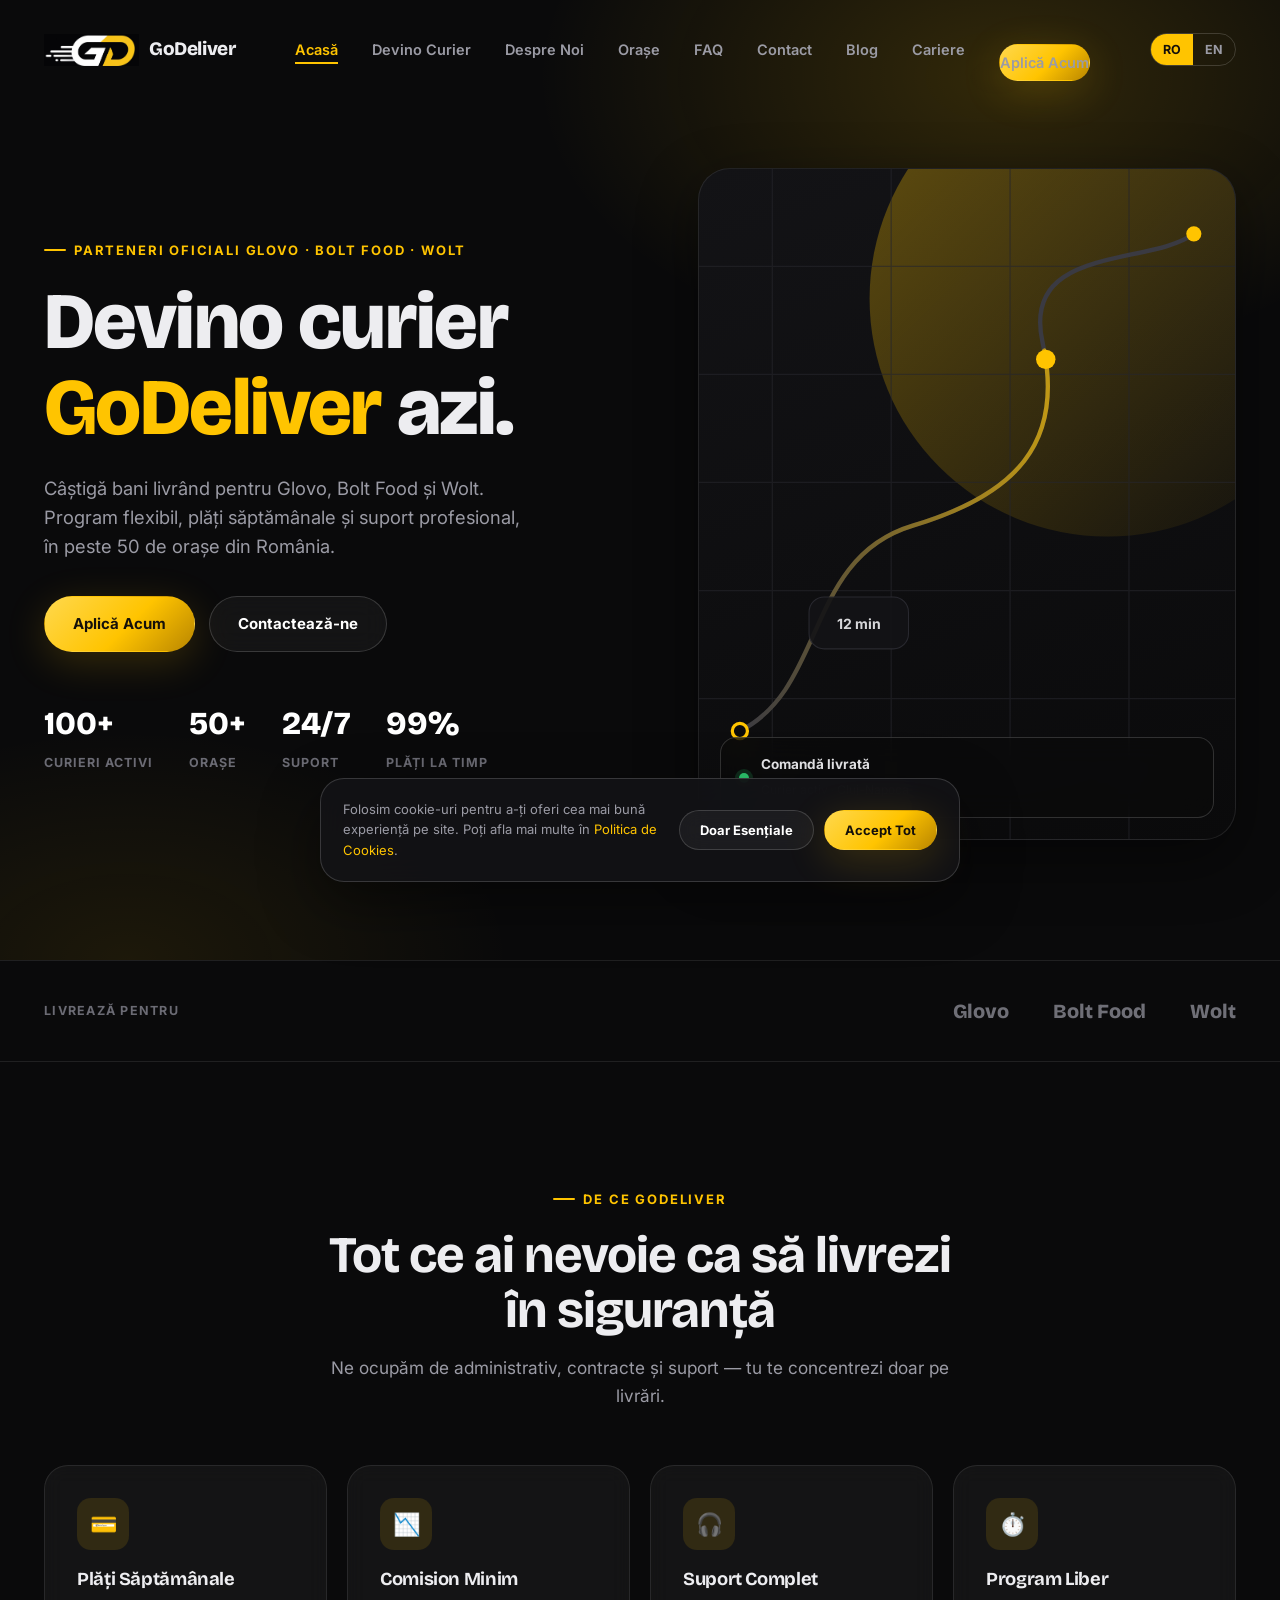
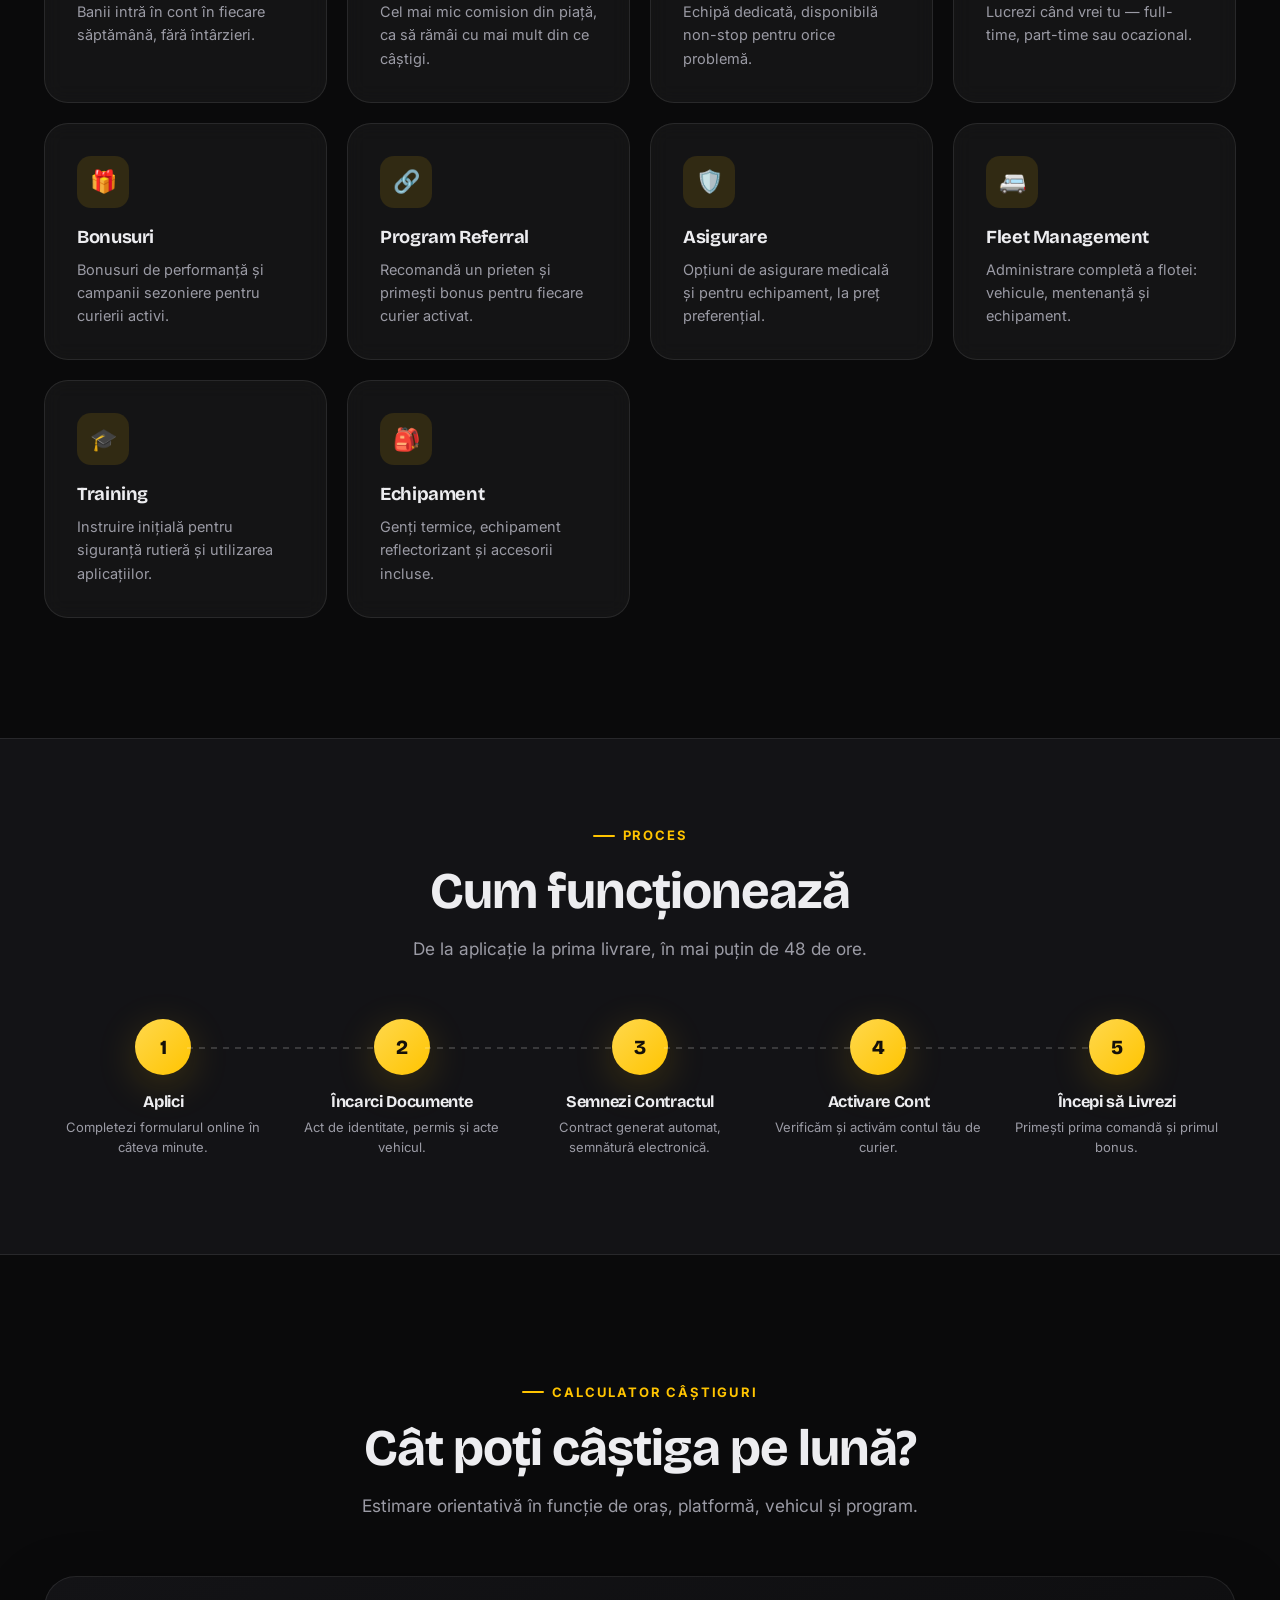
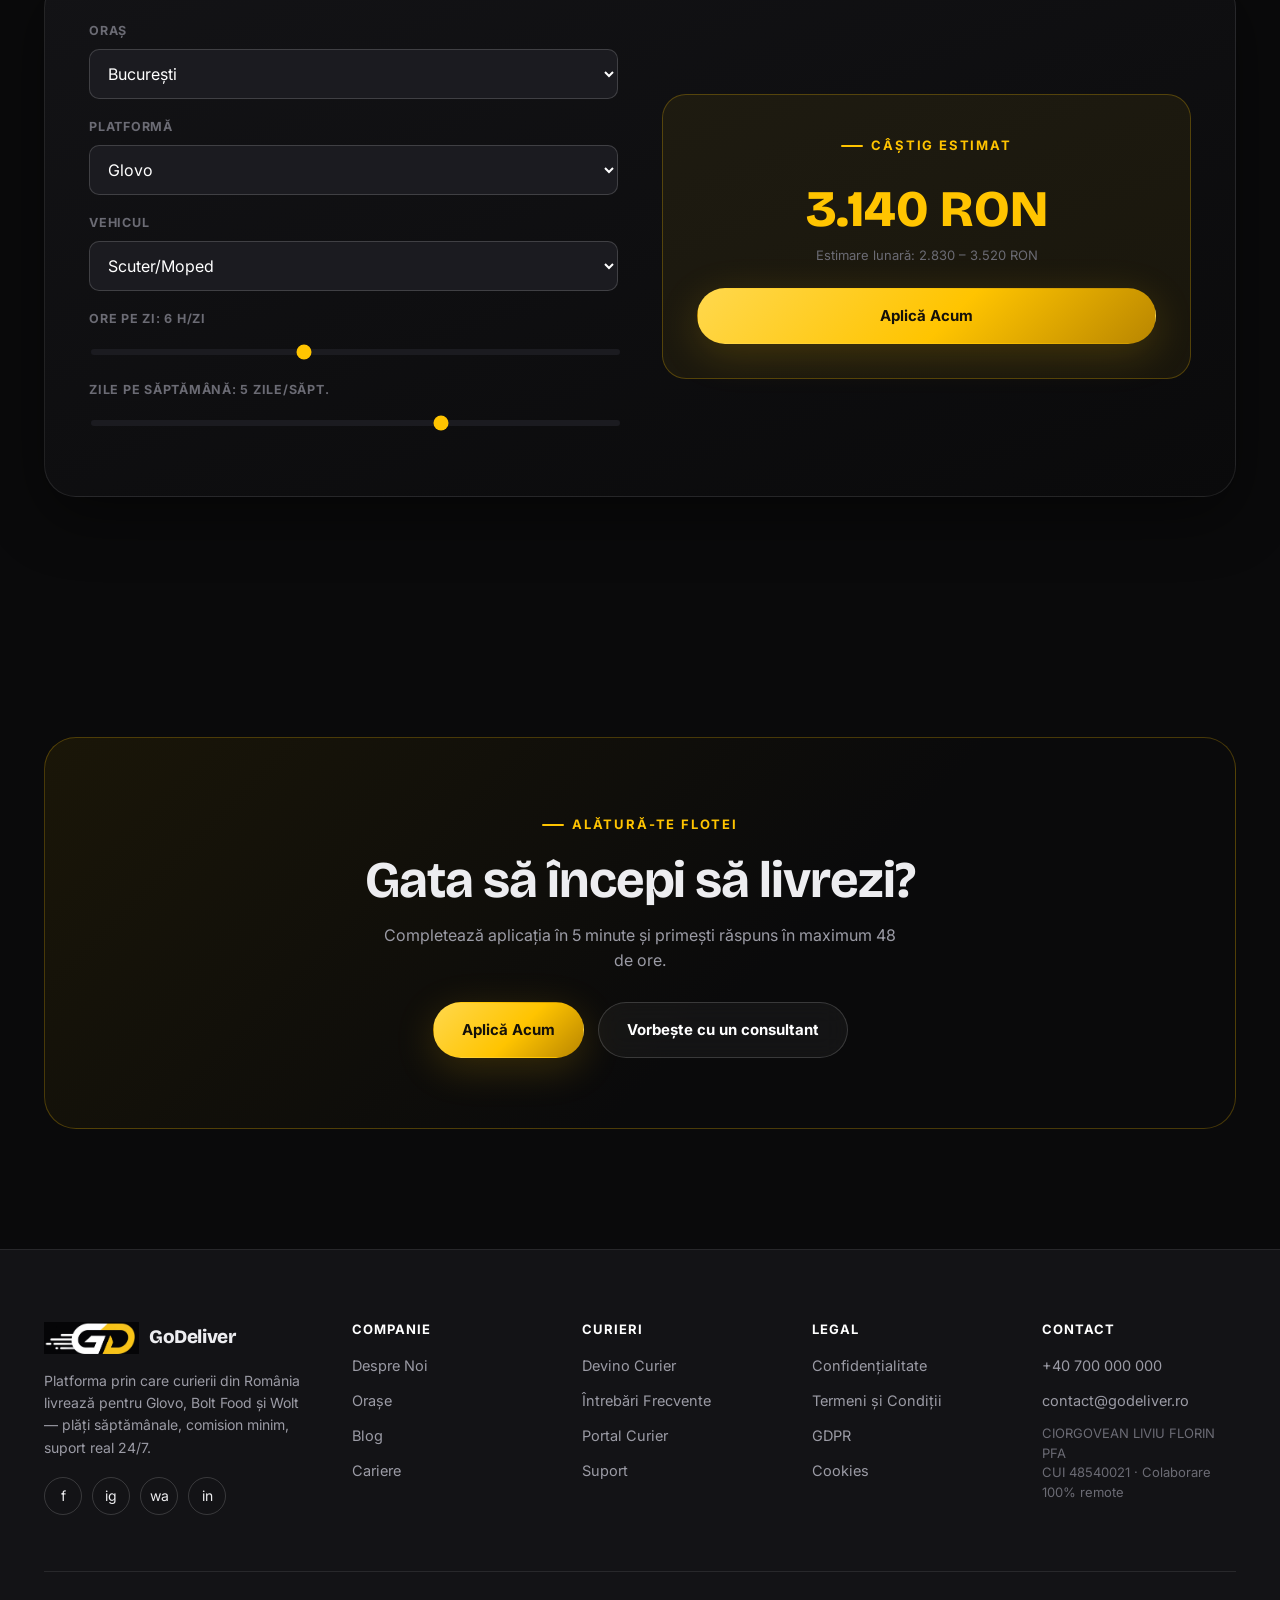
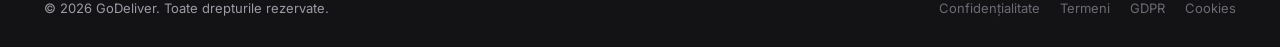
<file: index.html>
<!DOCTYPE html>
<html lang="ro">
<head>
<meta charset="UTF-8">
<meta name="viewport" content="width=device-width, initial-scale=1.0">
<title>GoDeliver — Devino Curier Glovo, Bolt Food și Wolt în România</title>
<meta name="description" content="Alătură-te flotei GoDeliver și câștigă bani livrând pentru Glovo, Bolt Food și Wolt. Plăți săptămânale, comision minim, suport 24/7, în peste 50 de orașe.">
<meta name="robots" content="index, follow">
<link rel="canonical" href="https://godeliver.ro/">
<meta property="og:title" content="GoDeliver — Devino Curier Glovo, Bolt Food și Wolt în România">
<meta property="og:description" content="Alătură-te flotei GoDeliver și câștigă bani livrând pentru Glovo, Bolt Food și Wolt. Plăți săptămânale, comision minim, suport 24/7, în peste 50 de orașe.">
<meta property="og:type" content="website">
<meta property="og:image" content="assets/images/logo-full.png">
<meta name="twitter:card" content="summary_large_image">
<link rel="icon" type="image/png" href="assets/images/logo-icon.png">
<link rel="stylesheet" href="assets/css/style.css">

</head>
<body class="is-loading">
  <div class="preloader" id="preloader" aria-hidden="true">
    <div class="preloader-inner">
      <div class="preloader-road">
        <svg class="preloader-scooter" viewBox="0 0 240 140" xmlns="http://www.w3.org/2000/svg">
          <g class="speed-trails">
            <rect x="0" y="46" width="46" height="4" rx="2" fill="#FFC400" opacity="0.85"/>
            <rect x="0" y="60" width="30" height="4" rx="2" fill="#FFC400" opacity="0.55"/>
            <rect x="0" y="74" width="18" height="4" rx="2" fill="#FFC400" opacity="0.3"/>
          </g>
          <g transform="translate(50,0)">
            <path d="M60 96 C58 80, 70 70, 86 70 L118 70 C126 70, 130 64, 138 64 L150 64" fill="none" stroke="#EDEDF0" stroke-width="6" stroke-linecap="round"/>
            <path d="M150 64 L158 46" stroke="#EDEDF0" stroke-width="6" stroke-linecap="round"/>
            <rect x="86" y="52" width="34" height="16" rx="8" fill="#FFC400"/>
            <circle cx="112" cy="46" r="10" fill="#EDEDF0"/>
            <path d="M108 40 Q112 30 120 32" stroke="#EDEDF0" stroke-width="5" stroke-linecap="round" fill="none"/>
            <g class="wheel" style="transform-origin:64px 96px;"><circle cx="64" cy="96" r="18" fill="none" stroke="#EDEDF0" stroke-width="5"/><circle cx="64" cy="96" r="3" fill="#EDEDF0"/><line x1="64" y1="80" x2="64" y2="112" stroke="#EDEDF0" stroke-width="2"/><line x1="48" y1="96" x2="80" y2="96" stroke="#EDEDF0" stroke-width="2"/></g>
            <g class="wheel" style="transform-origin:150px 96px;"><circle cx="150" cy="96" r="18" fill="none" stroke="#EDEDF0" stroke-width="5"/><circle cx="150" cy="96" r="3" fill="#EDEDF0"/><line x1="150" y1="80" x2="150" y2="112" stroke="#EDEDF0" stroke-width="2"/><line x1="134" y1="96" x2="166" y2="96" stroke="#EDEDF0" stroke-width="2"/></g>
          </g>
        </svg>
      </div>
      <div class="preloader-brand">
        <span>Go</span><span class="accent">Deliver</span>
      </div>
    </div>
  </div>

  <header class="site-header" id="siteHeader">
    <div class="container">
      <a href="index.html" class="brand">
        <img src="assets/images/logo-icon.png" alt="GoDeliver logo">
        <span>GoDeliver</span>
      </a>
      <nav class="nav-main" id="navMain">
        <ul style="display:flex;flex-direction:inherit;gap:inherit;align-items:inherit;list-style:none;padding:0;margin:0;">
          <li><a href="index.html" class="active">Acasă</a></li>
          <li><a href="devino-curier.html">Devino Curier</a></li>
          <li><a href="despre-noi.html">Despre Noi</a></li>
          <li><a href="orase.html">Orașe</a></li>
          <li><a href="intrebari-frecvente.html">FAQ</a></li>
          <li><a href="contact.html">Contact</a></li>
          <li><a href="blog.html">Blog</a></li>
          <li><a href="cariere.html">Cariere</a></li>
        </ul>
        <div class="header-actions" style="margin-top:26px;display:flex;">
          <a href="devino-curier.html" class="btn btn-primary btn-sm">Aplică Acum</a>
        </div>
      </nav>
      <div class="header-actions">
        <div class="lang-switch">
          <button class="active" type="button" data-lang="ro">RO</button>
          <button type="button" data-lang="en">EN</button>
        </div>
        <a href="devino-curier.html" class="btn btn-primary btn-sm" style="display:none" id="headerCta">Aplică Acum</a>
        <button class="nav-toggle" id="navToggle" aria-label="Deschide meniul">
          <span></span><span></span><span></span>
        </button>
      </div>
    </div>
  </header>


<main>
  <section class="hero">
    <div class="container hero-grid">
      <div class="hero-copy reveal in">
        <div class="eyebrow">Parteneri oficiali Glovo · Bolt Food · Wolt</div>
        <h1>Devino curier<br><span class="accent">GoDeliver</span> azi.</h1>
        <p>Câștigă bani livrând pentru Glovo, Bolt Food și Wolt. Program flexibil, plăți săptămânale și suport profesional, în peste 50 de orașe din România.</p>
        <div class="hero-actions">
          <a href="devino-curier.html" class="btn btn-primary">Aplică Acum</a>
          <a href="contact.html" class="btn btn-ghost">Contactează-ne</a>
        </div>
        <div class="hero-stats">
          <div class="stat"><b data-count="100" data-suffix="+">0</b><span>Curieri Activi</span></div>
          <div class="stat"><b data-count="50" data-suffix="+">0</b><span>Orașe</span></div>
          <div class="stat"><b data-count="24" data-suffix="/7">0</b><span>Suport</span></div>
          <div class="stat"><b data-count="99" data-suffix="%">0</b><span>Plăți la Timp</span></div>
        </div>
      </div>
      <div class="hero-visual reveal in">
        <div class="hero-art">
          <svg viewBox="0 0 500 620" xmlns="http://www.w3.org/2000/svg" preserveAspectRatio="xMidYMid slice">
            <defs>
              <linearGradient id="glow" x1="0" y1="0" x2="1" y2="1">
                <stop offset="0%" stop-color="#FFC400" stop-opacity="0.35"/>
                <stop offset="100%" stop-color="#FFC400" stop-opacity="0"/>
              </linearGradient>
              <linearGradient id="routeGrad" x1="0" y1="0" x2="1" y2="0">
                <stop offset="0%" stop-color="#FFC400" stop-opacity="0"/>
                <stop offset="100%" stop-color="#FFC400" stop-opacity="1"/>
              </linearGradient>
            </defs>
            <circle cx="380" cy="120" r="220" fill="url(#glow)"/>
            <g stroke="#26262c" stroke-width="1.2" opacity="0.6">
              <path d="M0 90 H500 M0 190 H500 M0 290 H500 M0 390 H500 M0 490 H500" />
              <path d="M70 0 V620 M180 0 V620 M290 0 V620 M400 0 V620" />
            </g>
            <path id="routePath" d="M40 520 C 120 480, 100 360, 200 330 S 340 250, 320 160 S 420 90, 460 60"
                  fill="none" stroke="#3a3a42" stroke-width="4" stroke-linecap="round"/>
            <path d="M40 520 C 120 480, 100 360, 200 330 S 340 250, 320 160 S 420 90, 460 60"
                  fill="none" stroke="url(#routeGrad)" stroke-width="4" stroke-linecap="round"
                  stroke-dasharray="700" stroke-dashoffset="700">
              <animate attributeName="stroke-dashoffset" from="700" to="0" dur="2.6s" fill="freeze" begin="0.2s"/>
            </path>
            <circle r="9" fill="#FFC400">
              <animateMotion dur="2.6s" begin="0.2s" fill="freeze" path="M40 520 C 120 480, 100 360, 200 330 S 340 250, 320 160 S 420 90, 460 60"/>
            </circle>
            <circle cx="40" cy="520" r="7" fill="#0A0A0B" stroke="#FFC400" stroke-width="3"/>
            <circle cx="460" cy="60" r="7" fill="#FFC400"/>
            <g transform="translate(150,420)" opacity="0.9">
              <rect x="-46" y="-24" width="92" height="48" rx="14" fill="#131316" stroke="#2c2c33"/>
              <text x="0" y="6" text-anchor="middle" fill="#EDEDF0" font-family="Inter" font-weight="700" font-size="13">12 min</text>
            </g>
          </svg>
        </div>
        <div class="hero-badge">
          <span class="dot"></span>
          <div>
            <strong>Comandă livrată</strong>
            <span>Curier activ · Cluj-Napoca</span>
          </div>
        </div>
      </div>
    </div>
  </section>

  <section class="partners-strip">
    <div class="container">
      <span class="label">Livrează pentru</span>
      <div class="partner-logos">
        <span>Glovo</span><span>Bolt Food</span><span>Wolt</span>
      </div>
    </div>
  </section>

  <section class="section" id="why">
    <div class="container">
      <div class="section-head center reveal">
        <div class="eyebrow" style="justify-content:center">De ce GoDeliver</div>
        <h2>Tot ce ai nevoie ca să livrezi în siguranță</h2>
        <p>Ne ocupăm de administrativ, contracte și suport — tu te concentrezi doar pe livrări.</p>
      </div>
      <div class="grid-4">
        <div class="card reveal"><div class="icon">💳</div><h3>Plăți Săptămânale</h3><p>Banii intră în cont în fiecare săptămână, fără întârzieri.</p></div>
        <div class="card reveal"><div class="icon">📉</div><h3>Comision Minim</h3><p>Cel mai mic comision din piață, ca să rămâi cu mai mult din ce câștigi.</p></div>
        <div class="card reveal"><div class="icon">🎧</div><h3>Suport Complet</h3><p>Echipă dedicată, disponibilă non-stop pentru orice problemă.</p></div>
        <div class="card reveal"><div class="icon">⏱️</div><h3>Program Liber</h3><p>Lucrezi când vrei tu — full-time, part-time sau ocazional.</p></div>
        <div class="card reveal"><div class="icon">🎁</div><h3>Bonusuri</h3><p>Bonusuri de performanță și campanii sezoniere pentru curierii activi.</p></div>
        <div class="card reveal"><div class="icon">🔗</div><h3>Program Referral</h3><p>Recomandă un prieten și primești bonus pentru fiecare curier activat.</p></div>
        <div class="card reveal"><div class="icon">🛡️</div><h3>Asigurare</h3><p>Opțiuni de asigurare medicală și pentru echipament, la preț preferențial.</p></div>
        <div class="card reveal"><div class="icon">🚐</div><h3>Fleet Management</h3><p>Administrare completă a flotei: vehicule, mentenanță și echipament.</p></div>
        <div class="card reveal"><div class="icon">🎓</div><h3>Training</h3><p>Instruire inițială pentru siguranță rutieră și utilizarea aplicațiilor.</p></div>
        <div class="card reveal"><div class="icon">🎒</div><h3>Echipament</h3><p>Genți termice, echipament reflectorizant și accesorii incluse.</p></div>
      </div>
    </div>
  </section>

  <section class="section section-tight" style="background:var(--surface);border-top:1px solid var(--border);border-bottom:1px solid var(--border);">
    <div class="container">
      <div class="section-head center reveal">
        <div class="eyebrow" style="justify-content:center">Proces</div>
        <h2>Cum funcționează</h2>
        <p>De la aplicație la prima livrare, în mai puțin de 48 de ore.</p>
      </div>
      <div class="steps">
        <div class="step reveal"><div class="step-connector"></div><div class="num">1</div><h3>Aplici</h3><p>Completezi formularul online în câteva minute.</p></div>
        <div class="step reveal"><div class="step-connector"></div><div class="num">2</div><h3>Încarci Documente</h3><p>Act de identitate, permis și acte vehicul.</p></div>
        <div class="step reveal"><div class="step-connector"></div><div class="num">3</div><h3>Semnezi Contractul</h3><p>Contract generat automat, semnătură electronică.</p></div>
        <div class="step reveal"><div class="step-connector"></div><div class="num">4</div><h3>Activare Cont</h3><p>Verificăm și activăm contul tău de curier.</p></div>
        <div class="step reveal"><div class="num">5</div><h3>Începi să Livrezi</h3><p>Primești prima comandă și primul bonus.</p></div>
      </div>
    </div>
  </section>

  <section class="section" id="calculator">
    <div class="container">
      <div class="section-head center reveal">
        <div class="eyebrow" style="justify-content:center">Calculator Câștiguri</div>
        <h2>Cât poți câștiga pe lună?</h2>
        <p>Estimare orientativă în funcție de oraș, platformă, vehicul și program.</p>
      </div>
      <div class="calculator reveal">
        <div>
          <div class="calc-field">
            <label>Oraș</label>
            <select id="calc-city">
              <option value="bucuresti">București</option>
              <option value="cluj">Cluj-Napoca</option>
              <option value="timisoara">Timișoara</option>
              <option value="iasi">Iași</option>
              <option value="constanta">Constanța</option>
            </select>
          </div>
          <div class="calc-field">
            <label>Platformă</label>
            <select id="calc-platform">
              <option value="glovo">Glovo</option>
              <option value="bolt">Bolt Food</option>
              <option value="wolt">Wolt</option>
            </select>
          </div>
          <div class="calc-field">
            <label>Vehicul</label>
            <select id="calc-vehicle">
              <option value="bike">Bicicletă</option>
              <option value="scooter" selected>Scuter/Moped</option>
              <option value="car">Mașină</option>
            </select>
          </div>
          <div class="calc-field">
            <label>Ore pe zi: <span id="calc-hours-val">6 h/zi</span></label>
            <input type="range" id="calc-hours" min="2" max="12" value="6">
          </div>
          <div class="calc-field">
            <label>Zile pe săptămână: <span id="calc-days-val">5 zile/săpt.</span></label>
            <input type="range" id="calc-days" min="1" max="7" value="5">
          </div>
        </div>
        <div class="calc-result">
          <div class="eyebrow" style="justify-content:center">Câștig Estimat</div>
          <div class="amount">0 RON</div>
          <div class="range">pe lună</div>
          <a href="devino-curier.html" class="btn btn-primary btn-block" style="margin-top:22px;">Aplică Acum</a>
        </div>
      </div>
    </div>
  </section>

  <section class="section">
    <div class="container">
      <div class="cta-banner reveal">
        <div class="eyebrow" style="justify-content:center">Alătură-te flotei</div>
        <h2>Gata să începi să livrezi?</h2>
        <p>Completează aplicația în 5 minute și primești răspuns în maximum 48 de ore.</p>
        <div class="cta-actions">
          <a href="devino-curier.html" class="btn btn-primary">Aplică Acum</a>
          <a href="contact.html" class="btn btn-ghost">Vorbește cu un consultant</a>
        </div>
      </div>
    </div>
  </section>
</main>

  <footer class="site-footer">
    <div class="container">
      <div class="footer-grid">
        <div class="footer-brand">
          <a href="index.html" class="brand" style="margin-bottom:16px;">
            <img src="assets/images/logo-icon.png" alt="GoDeliver logo">
            <span>GoDeliver</span>
          </a>
          <p>Platforma prin care curierii din România livrează pentru Glovo, Bolt Food și Wolt — plăți săptămânale, comision minim, suport real 24/7.</p>
          <div class="footer-social">
            <a href="https://facebook.com" target="_blank" rel="noopener" aria-label="Facebook">f</a>
            <a href="https://instagram.com" target="_blank" rel="noopener" aria-label="Instagram">ig</a>
            <a href="https://wa.me/40700000000" target="_blank" rel="noopener" aria-label="WhatsApp">wa</a>
            <a href="https://linkedin.com" target="_blank" rel="noopener" aria-label="LinkedIn">in</a>
          </div>
        </div>
        <div class="footer-col">
          <h4>Companie</h4>
          <a href="despre-noi.html">Despre Noi</a>
          <a href="orase.html">Orașe</a>
          <a href="blog.html">Blog</a>
          <a href="cariere.html">Cariere</a>
        </div>
        <div class="footer-col">
          <h4>Curieri</h4>
          <a href="devino-curier.html">Devino Curier</a>
          <a href="intrebari-frecvente.html">Întrebări Frecvente</a>
          <a href="portal/login.php">Portal Curier</a>
          <a href="contact.html">Suport</a>
        </div>
        <div class="footer-col">
          <h4>Legal</h4>
          <a href="confidentialitate.html">Confidențialitate</a>
          <a href="termeni.html">Termeni și Condiții</a>
          <a href="gdpr.html">GDPR</a>
          <a href="cookies.html">Cookies</a>
        </div>
        <div class="footer-col">
          <h4>Contact</h4>
          <a href="tel:+40700000000">+40 700 000 000</a>
          <a href="mailto:contact@godeliver.ro">contact@godeliver.ro</a>
          <span style="display:block;font-size:13px;color:var(--text-muted);line-height:1.5;">CIORGOVEAN LIVIU FLORIN PFA<br>CUI 48540021 · Colaborare 100% remote</span>
        </div>
      </div>
      <div class="footer-bottom">
        <p>© <span data-year></span> GoDeliver. Toate drepturile rezervate.</p>
        <div class="footer-legal">
          <a href="confidentialitate.html">Confidențialitate</a>
          <a href="termeni.html">Termeni</a>
          <a href="gdpr.html">GDPR</a>
          <a href="cookies.html">Cookies</a>
        </div>
      </div>
    </div>
  </footer>

  <div class="cookie-banner">
    <p>Folosim cookie-uri pentru a-ți oferi cea mai bună experiență pe site. Poți afla mai multe în <a href="cookies.html" style="color:var(--gold)">Politica de Cookies</a>.</p>
    <div class="cookie-actions">
      <button class="btn btn-ghost btn-sm" type="button" data-cookie="essential">Doar Esențiale</button>
      <button class="btn btn-primary btn-sm" type="button" data-cookie="all">Accept Tot</button>
    </div>
  </div>
  <button class="back-to-top" aria-label="Înapoi sus">↑</button>

<script src="assets/js/main.js"></script>

</body>
</html>
</file>
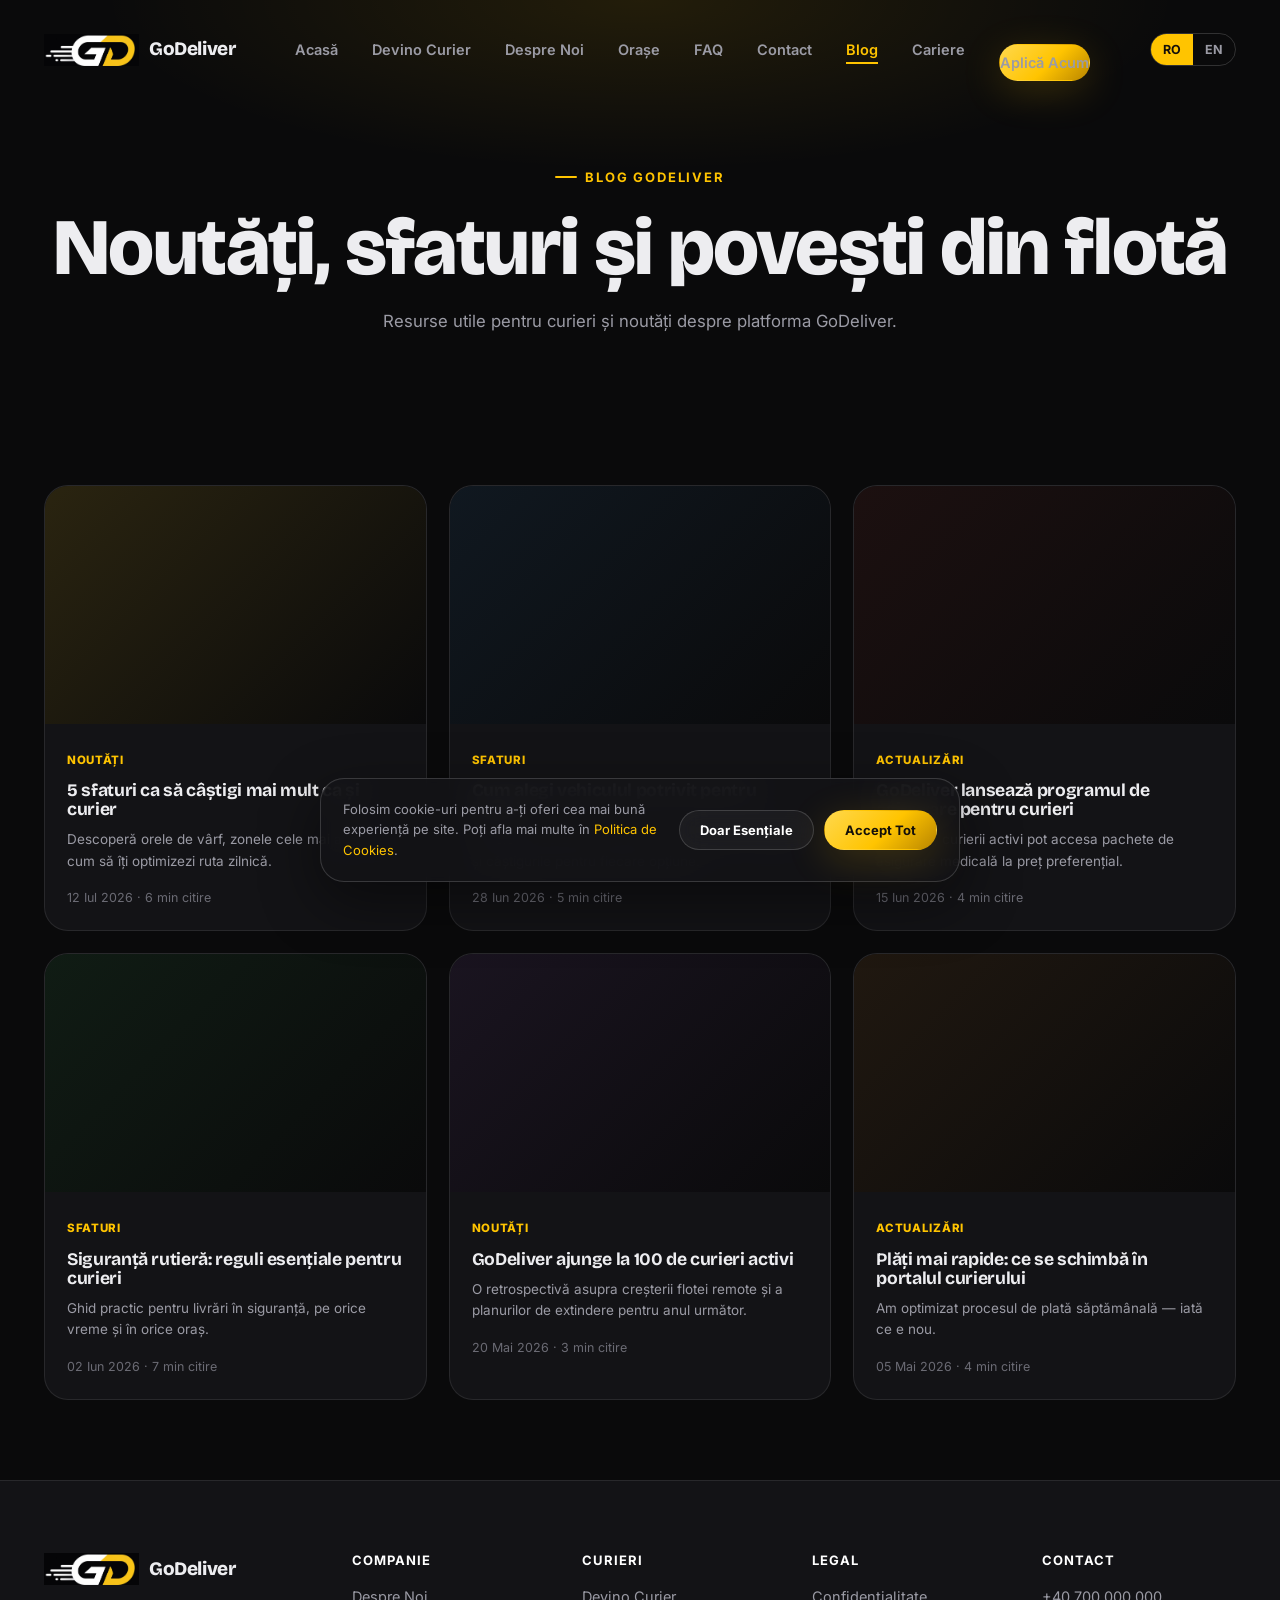
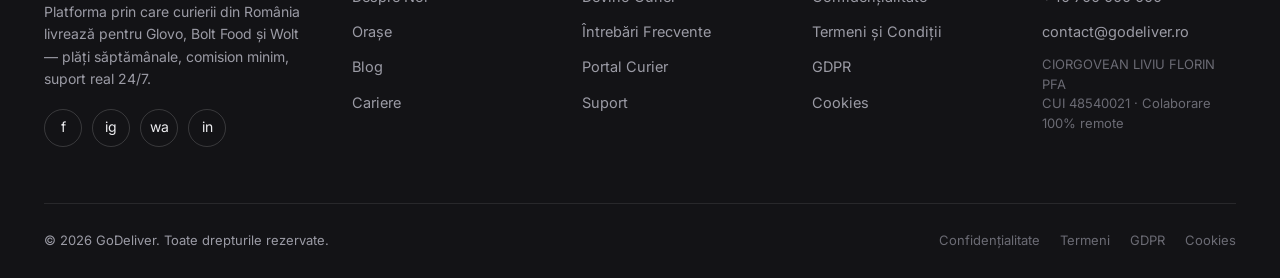
<file: blog.html>
<!DOCTYPE html>
<html lang="ro">
<head>
<meta charset="UTF-8">
<meta name="viewport" content="width=device-width, initial-scale=1.0">
<title>Blog — GoDeliver</title>
<meta name="description" content="Noutăți, sfaturi și ghiduri pentru curierii GoDeliver care livrează pentru Glovo, Bolt Food și Wolt.">
<meta name="robots" content="index, follow">
<link rel="canonical" href="https://godeliver.ro/blog.html">
<meta property="og:title" content="Blog — GoDeliver">
<meta property="og:description" content="Noutăți, sfaturi și ghiduri pentru curierii GoDeliver care livrează pentru Glovo, Bolt Food și Wolt.">
<meta property="og:type" content="website">
<meta property="og:image" content="assets/images/logo-full.png">
<meta name="twitter:card" content="summary_large_image">
<link rel="icon" type="image/png" href="assets/images/logo-icon.png">
<link rel="stylesheet" href="assets/css/style.css">

</head>
<body class="is-loading">
  <div class="preloader" id="preloader" aria-hidden="true">
    <div class="preloader-inner">
      <div class="preloader-road">
        <svg class="preloader-scooter" viewBox="0 0 240 140" xmlns="http://www.w3.org/2000/svg">
          <g class="speed-trails">
            <rect x="0" y="46" width="46" height="4" rx="2" fill="#FFC400" opacity="0.85"/>
            <rect x="0" y="60" width="30" height="4" rx="2" fill="#FFC400" opacity="0.55"/>
            <rect x="0" y="74" width="18" height="4" rx="2" fill="#FFC400" opacity="0.3"/>
          </g>
          <g transform="translate(50,0)">
            <path d="M60 96 C58 80, 70 70, 86 70 L118 70 C126 70, 130 64, 138 64 L150 64" fill="none" stroke="#EDEDF0" stroke-width="6" stroke-linecap="round"/>
            <path d="M150 64 L158 46" stroke="#EDEDF0" stroke-width="6" stroke-linecap="round"/>
            <rect x="86" y="52" width="34" height="16" rx="8" fill="#FFC400"/>
            <circle cx="112" cy="46" r="10" fill="#EDEDF0"/>
            <path d="M108 40 Q112 30 120 32" stroke="#EDEDF0" stroke-width="5" stroke-linecap="round" fill="none"/>
            <g class="wheel" style="transform-origin:64px 96px;"><circle cx="64" cy="96" r="18" fill="none" stroke="#EDEDF0" stroke-width="5"/><circle cx="64" cy="96" r="3" fill="#EDEDF0"/><line x1="64" y1="80" x2="64" y2="112" stroke="#EDEDF0" stroke-width="2"/><line x1="48" y1="96" x2="80" y2="96" stroke="#EDEDF0" stroke-width="2"/></g>
            <g class="wheel" style="transform-origin:150px 96px;"><circle cx="150" cy="96" r="18" fill="none" stroke="#EDEDF0" stroke-width="5"/><circle cx="150" cy="96" r="3" fill="#EDEDF0"/><line x1="150" y1="80" x2="150" y2="112" stroke="#EDEDF0" stroke-width="2"/><line x1="134" y1="96" x2="166" y2="96" stroke="#EDEDF0" stroke-width="2"/></g>
          </g>
        </svg>
      </div>
      <div class="preloader-brand">
        <span>Go</span><span class="accent">Deliver</span>
      </div>
    </div>
  </div>

  <header class="site-header" id="siteHeader">
    <div class="container">
      <a href="index.html" class="brand">
        <img src="assets/images/logo-icon.png" alt="GoDeliver logo">
        <span>GoDeliver</span>
      </a>
      <nav class="nav-main" id="navMain">
        <ul style="display:flex;flex-direction:inherit;gap:inherit;align-items:inherit;list-style:none;padding:0;margin:0;">
          <li><a href="index.html">Acasă</a></li>
          <li><a href="devino-curier.html">Devino Curier</a></li>
          <li><a href="despre-noi.html">Despre Noi</a></li>
          <li><a href="orase.html">Orașe</a></li>
          <li><a href="intrebari-frecvente.html">FAQ</a></li>
          <li><a href="contact.html">Contact</a></li>
          <li><a href="blog.html" class="active">Blog</a></li>
          <li><a href="cariere.html">Cariere</a></li>
        </ul>
        <div class="header-actions" style="margin-top:26px;display:flex;">
          <a href="devino-curier.html" class="btn btn-primary btn-sm">Aplică Acum</a>
        </div>
      </nav>
      <div class="header-actions">
        <div class="lang-switch">
          <button class="active" type="button" data-lang="ro">RO</button>
          <button type="button" data-lang="en">EN</button>
        </div>
        <a href="devino-curier.html" class="btn btn-primary btn-sm" style="display:none" id="headerCta">Aplică Acum</a>
        <button class="nav-toggle" id="navToggle" aria-label="Deschide meniul">
          <span></span><span></span><span></span>
        </button>
      </div>
    </div>
  </header>


<main>
  <section class="page-hero">
    <div class="container">
      <div class="eyebrow">Blog GoDeliver</div>
      <h1>Noutăți, sfaturi și povești din flotă</h1>
      <p>Resurse utile pentru curieri și noutăți despre platforma GoDeliver.</p>
    </div>
  </section>
  <section class="section-tight">
    <div class="container">
      <div class="grid-3" id="blogGrid" data-fallback="true">
        <article class="blog-card reveal">
      <div class="blog-thumb" style="background:linear-gradient(135deg,#2a2410,#0A0A0B);"></div>
      <div class="blog-body">
        <span class="blog-tag">Noutăți</span>
        <h3>5 sfaturi ca să câștigi mai mult ca și curier</h3>
        <p style="font-size:13.5px;">Descoperă orele de vârf, zonele cele mai active și cum să îți optimizezi ruta zilnică.</p>
        <div class="blog-meta">12 Iul 2026 · 6 min citire</div>
      </div>
    </article>
<article class="blog-card reveal">
      <div class="blog-thumb" style="background:linear-gradient(135deg,#101820,#0A0A0B);"></div>
      <div class="blog-body">
        <span class="blog-tag">Sfaturi</span>
        <h3>Cum alegi vehiculul potrivit pentru livrări</h3>
        <p style="font-size:13.5px;">Bicicletă, scuter sau mașină — comparăm costurile și câștigurile pentru fiecare opțiune.</p>
        <div class="blog-meta">28 Iun 2026 · 5 min citire</div>
      </div>
    </article>
<article class="blog-card reveal">
      <div class="blog-thumb" style="background:linear-gradient(135deg,#1c1010,#0A0A0B);"></div>
      <div class="blog-body">
        <span class="blog-tag">Actualizări</span>
        <h3>GoDeliver lansează programul de asigurare pentru curieri</h3>
        <p style="font-size:13.5px;">De acum, curierii activi pot accesa pachete de asigurare medicală la preț preferențial.</p>
        <div class="blog-meta">15 Iun 2026 · 4 min citire</div>
      </div>
    </article>
<article class="blog-card reveal">
      <div class="blog-thumb" style="background:linear-gradient(135deg,#101c14,#0A0A0B);"></div>
      <div class="blog-body">
        <span class="blog-tag">Sfaturi</span>
        <h3>Siguranță rutieră: reguli esențiale pentru curieri</h3>
        <p style="font-size:13.5px;">Ghid practic pentru livrări în siguranță, pe orice vreme și în orice oraș.</p>
        <div class="blog-meta">02 Iun 2026 · 7 min citire</div>
      </div>
    </article>
<article class="blog-card reveal">
      <div class="blog-thumb" style="background:linear-gradient(135deg,#1a1420,#0A0A0B);"></div>
      <div class="blog-body">
        <span class="blog-tag">Noutăți</span>
        <h3>GoDeliver ajunge la 100 de curieri activi</h3>
        <p style="font-size:13.5px;">O retrospectivă asupra creșterii flotei remote și a planurilor de extindere pentru anul următor.</p>
        <div class="blog-meta">20 Mai 2026 · 3 min citire</div>
      </div>
    </article>
<article class="blog-card reveal">
      <div class="blog-thumb" style="background:linear-gradient(135deg,#201810,#0A0A0B);"></div>
      <div class="blog-body">
        <span class="blog-tag">Actualizări</span>
        <h3>Plăți mai rapide: ce se schimbă în portalul curierului</h3>
        <p style="font-size:13.5px;">Am optimizat procesul de plată săptămânală — iată ce e nou.</p>
        <div class="blog-meta">05 Mai 2026 · 4 min citire</div>
      </div>
    </article>

      </div>
    </div>
  </section>
</main>

  <footer class="site-footer">
    <div class="container">
      <div class="footer-grid">
        <div class="footer-brand">
          <a href="index.html" class="brand" style="margin-bottom:16px;">
            <img src="assets/images/logo-icon.png" alt="GoDeliver logo">
            <span>GoDeliver</span>
          </a>
          <p>Platforma prin care curierii din România livrează pentru Glovo, Bolt Food și Wolt — plăți săptămânale, comision minim, suport real 24/7.</p>
          <div class="footer-social">
            <a href="https://facebook.com" target="_blank" rel="noopener" aria-label="Facebook">f</a>
            <a href="https://instagram.com" target="_blank" rel="noopener" aria-label="Instagram">ig</a>
            <a href="https://wa.me/40700000000" target="_blank" rel="noopener" aria-label="WhatsApp">wa</a>
            <a href="https://linkedin.com" target="_blank" rel="noopener" aria-label="LinkedIn">in</a>
          </div>
        </div>
        <div class="footer-col">
          <h4>Companie</h4>
          <a href="despre-noi.html">Despre Noi</a>
          <a href="orase.html">Orașe</a>
          <a href="blog.html">Blog</a>
          <a href="cariere.html">Cariere</a>
        </div>
        <div class="footer-col">
          <h4>Curieri</h4>
          <a href="devino-curier.html">Devino Curier</a>
          <a href="intrebari-frecvente.html">Întrebări Frecvente</a>
          <a href="portal/login.php">Portal Curier</a>
          <a href="contact.html">Suport</a>
        </div>
        <div class="footer-col">
          <h4>Legal</h4>
          <a href="confidentialitate.html">Confidențialitate</a>
          <a href="termeni.html">Termeni și Condiții</a>
          <a href="gdpr.html">GDPR</a>
          <a href="cookies.html">Cookies</a>
        </div>
        <div class="footer-col">
          <h4>Contact</h4>
          <a href="tel:+40700000000">+40 700 000 000</a>
          <a href="mailto:contact@godeliver.ro">contact@godeliver.ro</a>
          <span style="display:block;font-size:13px;color:var(--text-muted);line-height:1.5;">CIORGOVEAN LIVIU FLORIN PFA<br>CUI 48540021 · Colaborare 100% remote</span>
        </div>
      </div>
      <div class="footer-bottom">
        <p>© <span data-year></span> GoDeliver. Toate drepturile rezervate.</p>
        <div class="footer-legal">
          <a href="confidentialitate.html">Confidențialitate</a>
          <a href="termeni.html">Termeni</a>
          <a href="gdpr.html">GDPR</a>
          <a href="cookies.html">Cookies</a>
        </div>
      </div>
    </div>
  </footer>

  <div class="cookie-banner">
    <p>Folosim cookie-uri pentru a-ți oferi cea mai bună experiență pe site. Poți afla mai multe în <a href="cookies.html" style="color:var(--gold)">Politica de Cookies</a>.</p>
    <div class="cookie-actions">
      <button class="btn btn-ghost btn-sm" type="button" data-cookie="essential">Doar Esențiale</button>
      <button class="btn btn-primary btn-sm" type="button" data-cookie="all">Accept Tot</button>
    </div>
  </div>
  <button class="back-to-top" aria-label="Înapoi sus">↑</button>

<script src="assets/js/main.js"></script>
<script src="assets/js/blog.js"></script>
</body>
</html>
</file>
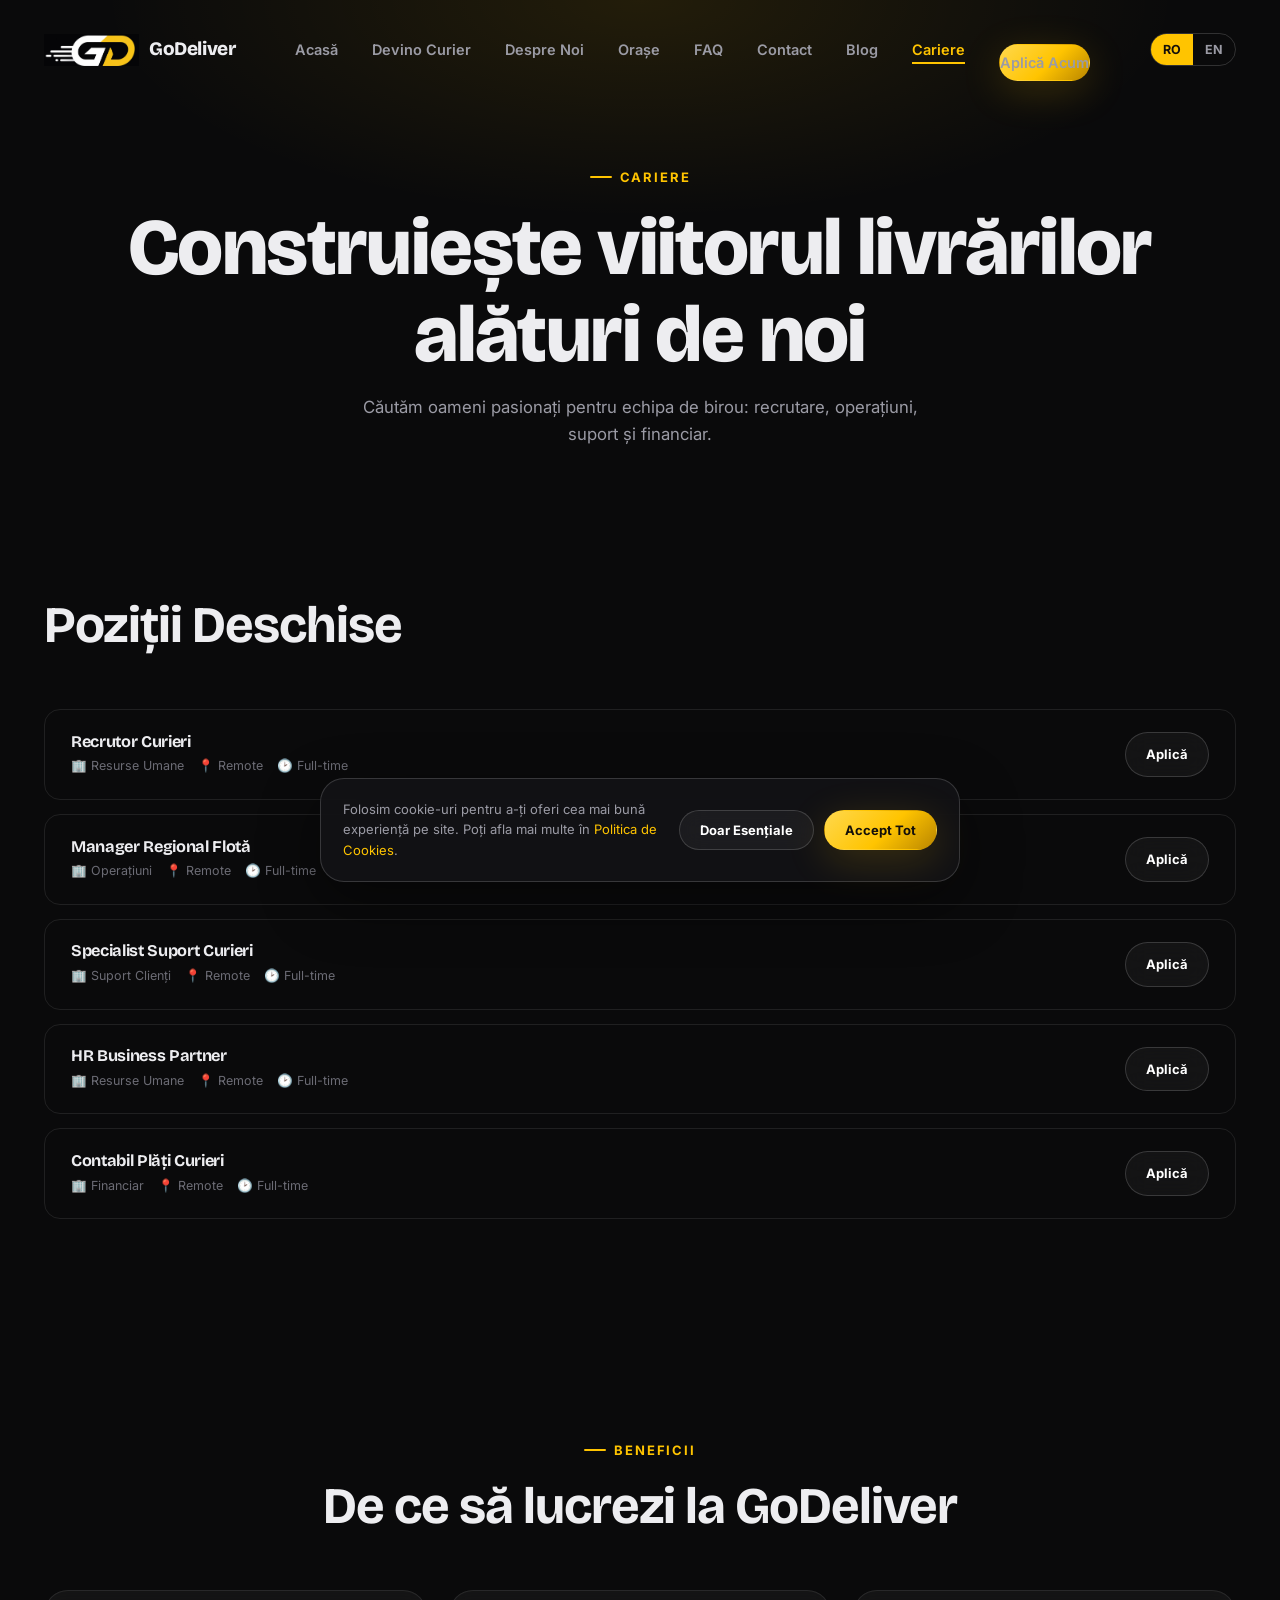
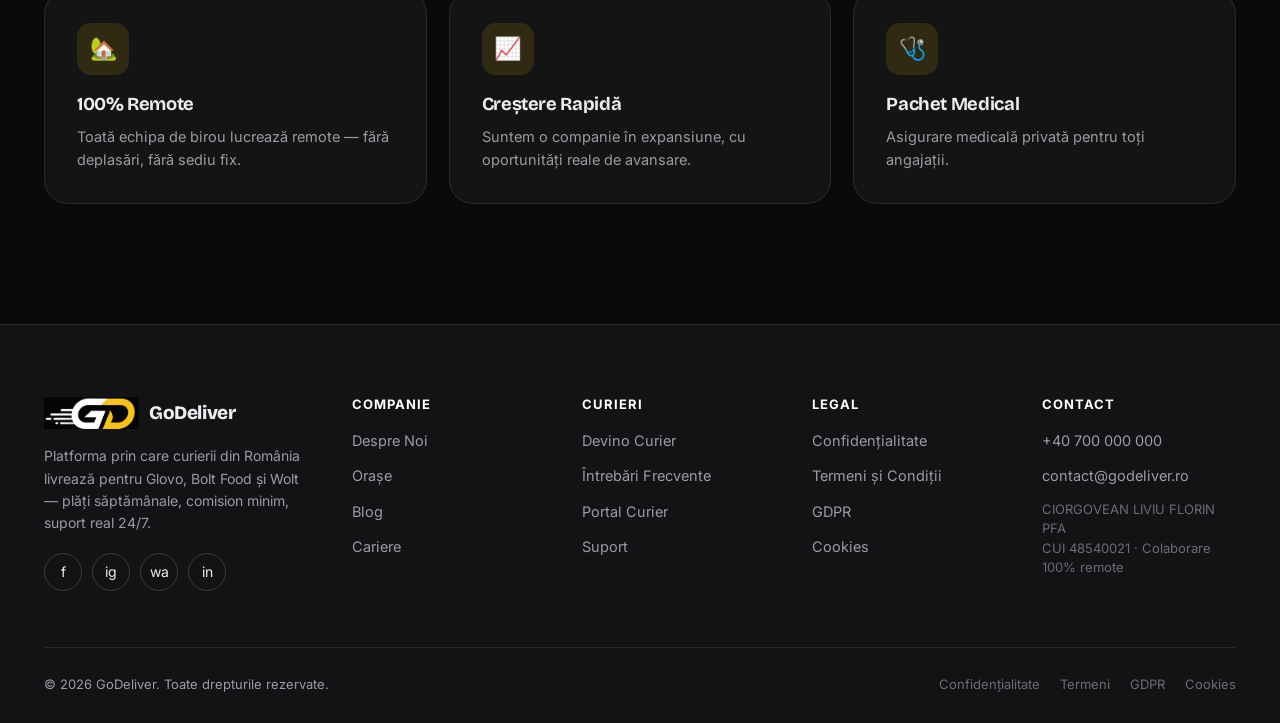
<file: cariere.html>
<!DOCTYPE html>
<html lang="ro">
<head>
<meta charset="UTF-8">
<meta name="viewport" content="width=device-width, initial-scale=1.0">
<title>Cariere — GoDeliver</title>
<meta name="description" content="Alătură-te echipei de birou GoDeliver: recrutare, operațiuni, suport și financiar. Vezi pozițiile deschise.">
<meta name="robots" content="index, follow">
<link rel="canonical" href="https://godeliver.ro/cariere.html">
<meta property="og:title" content="Cariere — GoDeliver">
<meta property="og:description" content="Alătură-te echipei de birou GoDeliver: recrutare, operațiuni, suport și financiar. Vezi pozițiile deschise.">
<meta property="og:type" content="website">
<meta property="og:image" content="assets/images/logo-full.png">
<meta name="twitter:card" content="summary_large_image">
<link rel="icon" type="image/png" href="assets/images/logo-icon.png">
<link rel="stylesheet" href="assets/css/style.css">

</head>
<body class="is-loading">
  <div class="preloader" id="preloader" aria-hidden="true">
    <div class="preloader-inner">
      <div class="preloader-road">
        <svg class="preloader-scooter" viewBox="0 0 240 140" xmlns="http://www.w3.org/2000/svg">
          <g class="speed-trails">
            <rect x="0" y="46" width="46" height="4" rx="2" fill="#FFC400" opacity="0.85"/>
            <rect x="0" y="60" width="30" height="4" rx="2" fill="#FFC400" opacity="0.55"/>
            <rect x="0" y="74" width="18" height="4" rx="2" fill="#FFC400" opacity="0.3"/>
          </g>
          <g transform="translate(50,0)">
            <path d="M60 96 C58 80, 70 70, 86 70 L118 70 C126 70, 130 64, 138 64 L150 64" fill="none" stroke="#EDEDF0" stroke-width="6" stroke-linecap="round"/>
            <path d="M150 64 L158 46" stroke="#EDEDF0" stroke-width="6" stroke-linecap="round"/>
            <rect x="86" y="52" width="34" height="16" rx="8" fill="#FFC400"/>
            <circle cx="112" cy="46" r="10" fill="#EDEDF0"/>
            <path d="M108 40 Q112 30 120 32" stroke="#EDEDF0" stroke-width="5" stroke-linecap="round" fill="none"/>
            <g class="wheel" style="transform-origin:64px 96px;"><circle cx="64" cy="96" r="18" fill="none" stroke="#EDEDF0" stroke-width="5"/><circle cx="64" cy="96" r="3" fill="#EDEDF0"/><line x1="64" y1="80" x2="64" y2="112" stroke="#EDEDF0" stroke-width="2"/><line x1="48" y1="96" x2="80" y2="96" stroke="#EDEDF0" stroke-width="2"/></g>
            <g class="wheel" style="transform-origin:150px 96px;"><circle cx="150" cy="96" r="18" fill="none" stroke="#EDEDF0" stroke-width="5"/><circle cx="150" cy="96" r="3" fill="#EDEDF0"/><line x1="150" y1="80" x2="150" y2="112" stroke="#EDEDF0" stroke-width="2"/><line x1="134" y1="96" x2="166" y2="96" stroke="#EDEDF0" stroke-width="2"/></g>
          </g>
        </svg>
      </div>
      <div class="preloader-brand">
        <span>Go</span><span class="accent">Deliver</span>
      </div>
    </div>
  </div>

  <header class="site-header" id="siteHeader">
    <div class="container">
      <a href="index.html" class="brand">
        <img src="assets/images/logo-icon.png" alt="GoDeliver logo">
        <span>GoDeliver</span>
      </a>
      <nav class="nav-main" id="navMain">
        <ul style="display:flex;flex-direction:inherit;gap:inherit;align-items:inherit;list-style:none;padding:0;margin:0;">
          <li><a href="index.html">Acasă</a></li>
          <li><a href="devino-curier.html">Devino Curier</a></li>
          <li><a href="despre-noi.html">Despre Noi</a></li>
          <li><a href="orase.html">Orașe</a></li>
          <li><a href="intrebari-frecvente.html">FAQ</a></li>
          <li><a href="contact.html">Contact</a></li>
          <li><a href="blog.html">Blog</a></li>
          <li><a href="cariere.html" class="active">Cariere</a></li>
        </ul>
        <div class="header-actions" style="margin-top:26px;display:flex;">
          <a href="devino-curier.html" class="btn btn-primary btn-sm">Aplică Acum</a>
        </div>
      </nav>
      <div class="header-actions">
        <div class="lang-switch">
          <button class="active" type="button" data-lang="ro">RO</button>
          <button type="button" data-lang="en">EN</button>
        </div>
        <a href="devino-curier.html" class="btn btn-primary btn-sm" style="display:none" id="headerCta">Aplică Acum</a>
        <button class="nav-toggle" id="navToggle" aria-label="Deschide meniul">
          <span></span><span></span><span></span>
        </button>
      </div>
    </div>
  </header>


<main>
  <section class="page-hero">
    <div class="container">
      <div class="eyebrow">Cariere</div>
      <h1>Construiește viitorul livrărilor alături de noi</h1>
      <p>Căutăm oameni pasionați pentru echipa de birou: recrutare, operațiuni, suport și financiar.</p>
    </div>
  </section>
  <section class="section-tight">
    <div class="container">
      <div class="section-head reveal">
        <h2>Poziții Deschise</h2>
      </div>
      <div id="jobsList" data-fallback="true">
      <div class="job-card reveal">
      <div>
        <h3>Recrutor Curieri</h3>
        <div class="job-meta"><span>🏢 Resurse Umane</span><span>📍 Remote</span><span>🕑 Full-time</span></div>
      </div>
      <a href="contact.html" class="btn btn-ghost btn-sm">Aplică</a>
    </div>
<div class="job-card reveal">
      <div>
        <h3>Manager Regional Flotă</h3>
        <div class="job-meta"><span>🏢 Operațiuni</span><span>📍 Remote</span><span>🕑 Full-time</span></div>
      </div>
      <a href="contact.html" class="btn btn-ghost btn-sm">Aplică</a>
    </div>
<div class="job-card reveal">
      <div>
        <h3>Specialist Suport Curieri</h3>
        <div class="job-meta"><span>🏢 Suport Clienți</span><span>📍 Remote</span><span>🕑 Full-time</span></div>
      </div>
      <a href="contact.html" class="btn btn-ghost btn-sm">Aplică</a>
    </div>
<div class="job-card reveal">
      <div>
        <h3>HR Business Partner</h3>
        <div class="job-meta"><span>🏢 Resurse Umane</span><span>📍 Remote</span><span>🕑 Full-time</span></div>
      </div>
      <a href="contact.html" class="btn btn-ghost btn-sm">Aplică</a>
    </div>
<div class="job-card reveal">
      <div>
        <h3>Contabil Plăți Curieri</h3>
        <div class="job-meta"><span>🏢 Financiar</span><span>📍 Remote</span><span>🕑 Full-time</span></div>
      </div>
      <a href="contact.html" class="btn btn-ghost btn-sm">Aplică</a>
    </div>

      </div>
    </div>
  </section>
  <section class="section">
    <div class="container">
      <div class="section-head center reveal">
        <div class="eyebrow" style="justify-content:center">Beneficii</div>
        <h2>De ce să lucrezi la GoDeliver</h2>
      </div>
      <div class="grid-3">
        <div class="card reveal"><div class="icon">🏡</div><h3>100% Remote</h3><p>Toată echipa de birou lucrează remote — fără deplasări, fără sediu fix.</p></div>
        <div class="card reveal"><div class="icon">📈</div><h3>Creștere Rapidă</h3><p>Suntem o companie în expansiune, cu oportunități reale de avansare.</p></div>
        <div class="card reveal"><div class="icon">🩺</div><h3>Pachet Medical</h3><p>Asigurare medicală privată pentru toți angajații.</p></div>
      </div>
    </div>
  </section>
</main>

  <footer class="site-footer">
    <div class="container">
      <div class="footer-grid">
        <div class="footer-brand">
          <a href="index.html" class="brand" style="margin-bottom:16px;">
            <img src="assets/images/logo-icon.png" alt="GoDeliver logo">
            <span>GoDeliver</span>
          </a>
          <p>Platforma prin care curierii din România livrează pentru Glovo, Bolt Food și Wolt — plăți săptămânale, comision minim, suport real 24/7.</p>
          <div class="footer-social">
            <a href="https://facebook.com" target="_blank" rel="noopener" aria-label="Facebook">f</a>
            <a href="https://instagram.com" target="_blank" rel="noopener" aria-label="Instagram">ig</a>
            <a href="https://wa.me/40700000000" target="_blank" rel="noopener" aria-label="WhatsApp">wa</a>
            <a href="https://linkedin.com" target="_blank" rel="noopener" aria-label="LinkedIn">in</a>
          </div>
        </div>
        <div class="footer-col">
          <h4>Companie</h4>
          <a href="despre-noi.html">Despre Noi</a>
          <a href="orase.html">Orașe</a>
          <a href="blog.html">Blog</a>
          <a href="cariere.html">Cariere</a>
        </div>
        <div class="footer-col">
          <h4>Curieri</h4>
          <a href="devino-curier.html">Devino Curier</a>
          <a href="intrebari-frecvente.html">Întrebări Frecvente</a>
          <a href="portal/login.php">Portal Curier</a>
          <a href="contact.html">Suport</a>
        </div>
        <div class="footer-col">
          <h4>Legal</h4>
          <a href="confidentialitate.html">Confidențialitate</a>
          <a href="termeni.html">Termeni și Condiții</a>
          <a href="gdpr.html">GDPR</a>
          <a href="cookies.html">Cookies</a>
        </div>
        <div class="footer-col">
          <h4>Contact</h4>
          <a href="tel:+40700000000">+40 700 000 000</a>
          <a href="mailto:contact@godeliver.ro">contact@godeliver.ro</a>
          <span style="display:block;font-size:13px;color:var(--text-muted);line-height:1.5;">CIORGOVEAN LIVIU FLORIN PFA<br>CUI 48540021 · Colaborare 100% remote</span>
        </div>
      </div>
      <div class="footer-bottom">
        <p>© <span data-year></span> GoDeliver. Toate drepturile rezervate.</p>
        <div class="footer-legal">
          <a href="confidentialitate.html">Confidențialitate</a>
          <a href="termeni.html">Termeni</a>
          <a href="gdpr.html">GDPR</a>
          <a href="cookies.html">Cookies</a>
        </div>
      </div>
    </div>
  </footer>

  <div class="cookie-banner">
    <p>Folosim cookie-uri pentru a-ți oferi cea mai bună experiență pe site. Poți afla mai multe în <a href="cookies.html" style="color:var(--gold)">Politica de Cookies</a>.</p>
    <div class="cookie-actions">
      <button class="btn btn-ghost btn-sm" type="button" data-cookie="essential">Doar Esențiale</button>
      <button class="btn btn-primary btn-sm" type="button" data-cookie="all">Accept Tot</button>
    </div>
  </div>
  <button class="back-to-top" aria-label="Înapoi sus">↑</button>

<script src="assets/js/main.js"></script>
<script src="assets/js/careers.js"></script>
</body>
</html>
</file>
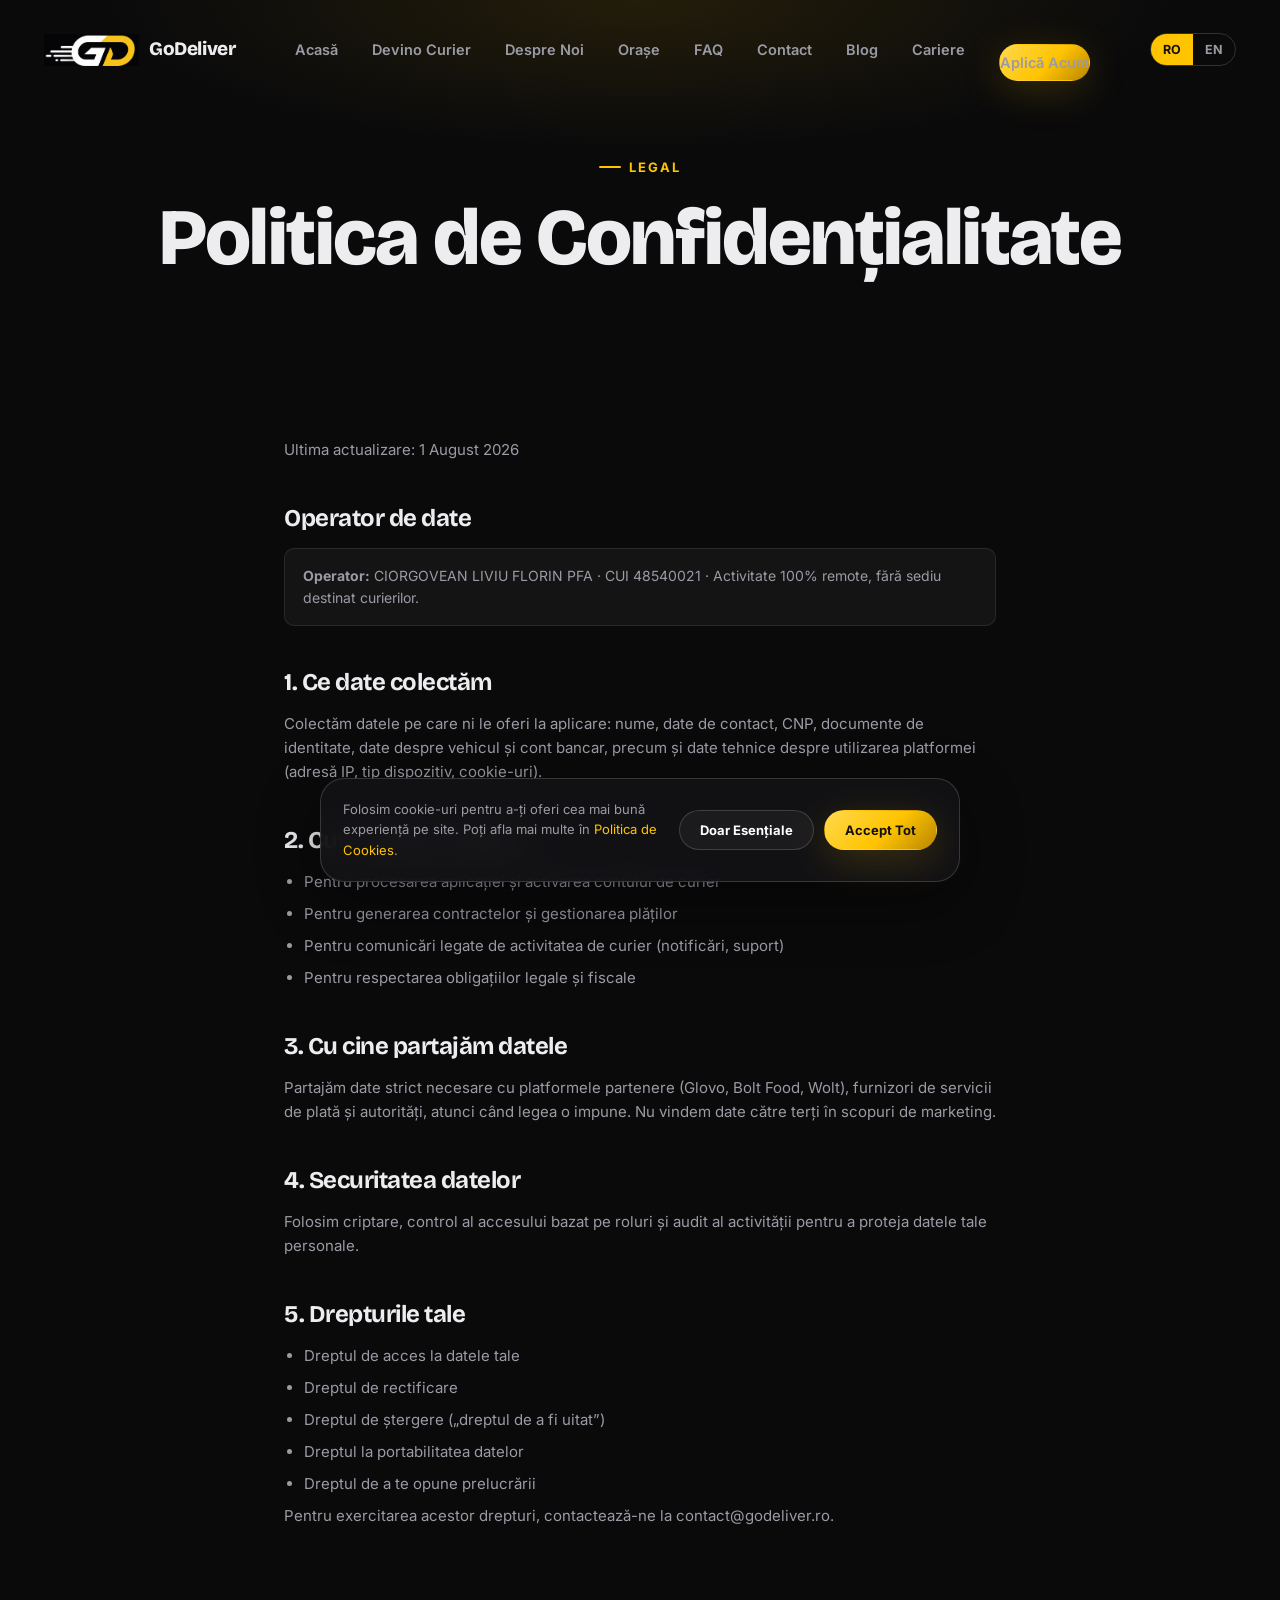
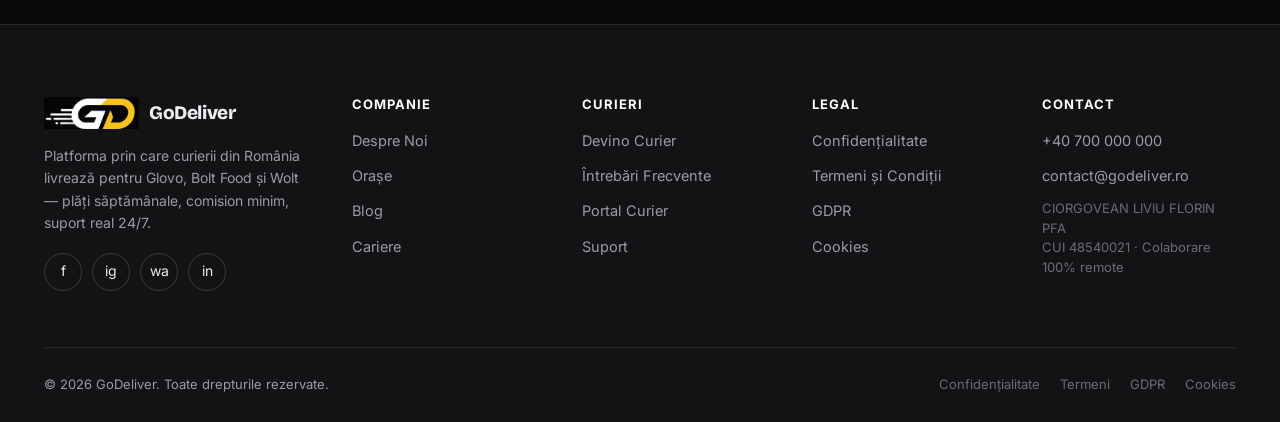
<file: confidentialitate.html>
<!DOCTYPE html>
<html lang="ro">
<head>
<meta charset="UTF-8">
<meta name="viewport" content="width=device-width, initial-scale=1.0">
<title>Politica de Confidențialitate — GoDeliver</title>
<meta name="description" content="Politica de confidențialitate GoDeliver: ce date colectăm, cum le folosim și ce drepturi ai.">
<meta name="robots" content="index, follow">
<link rel="canonical" href="https://godeliver.ro/confidentialitate.html">
<meta property="og:title" content="Politica de Confidențialitate — GoDeliver">
<meta property="og:description" content="Politica de confidențialitate GoDeliver: ce date colectăm, cum le folosim și ce drepturi ai.">
<meta property="og:type" content="website">
<meta property="og:image" content="assets/images/logo-full.png">
<meta name="twitter:card" content="summary_large_image">
<link rel="icon" type="image/png" href="assets/images/logo-icon.png">
<link rel="stylesheet" href="assets/css/style.css">

</head>
<body class="is-loading">
  <div class="preloader" id="preloader" aria-hidden="true">
    <div class="preloader-inner">
      <div class="preloader-road">
        <svg class="preloader-scooter" viewBox="0 0 240 140" xmlns="http://www.w3.org/2000/svg">
          <g class="speed-trails">
            <rect x="0" y="46" width="46" height="4" rx="2" fill="#FFC400" opacity="0.85"/>
            <rect x="0" y="60" width="30" height="4" rx="2" fill="#FFC400" opacity="0.55"/>
            <rect x="0" y="74" width="18" height="4" rx="2" fill="#FFC400" opacity="0.3"/>
          </g>
          <g transform="translate(50,0)">
            <path d="M60 96 C58 80, 70 70, 86 70 L118 70 C126 70, 130 64, 138 64 L150 64" fill="none" stroke="#EDEDF0" stroke-width="6" stroke-linecap="round"/>
            <path d="M150 64 L158 46" stroke="#EDEDF0" stroke-width="6" stroke-linecap="round"/>
            <rect x="86" y="52" width="34" height="16" rx="8" fill="#FFC400"/>
            <circle cx="112" cy="46" r="10" fill="#EDEDF0"/>
            <path d="M108 40 Q112 30 120 32" stroke="#EDEDF0" stroke-width="5" stroke-linecap="round" fill="none"/>
            <g class="wheel" style="transform-origin:64px 96px;"><circle cx="64" cy="96" r="18" fill="none" stroke="#EDEDF0" stroke-width="5"/><circle cx="64" cy="96" r="3" fill="#EDEDF0"/><line x1="64" y1="80" x2="64" y2="112" stroke="#EDEDF0" stroke-width="2"/><line x1="48" y1="96" x2="80" y2="96" stroke="#EDEDF0" stroke-width="2"/></g>
            <g class="wheel" style="transform-origin:150px 96px;"><circle cx="150" cy="96" r="18" fill="none" stroke="#EDEDF0" stroke-width="5"/><circle cx="150" cy="96" r="3" fill="#EDEDF0"/><line x1="150" y1="80" x2="150" y2="112" stroke="#EDEDF0" stroke-width="2"/><line x1="134" y1="96" x2="166" y2="96" stroke="#EDEDF0" stroke-width="2"/></g>
          </g>
        </svg>
      </div>
      <div class="preloader-brand">
        <span>Go</span><span class="accent">Deliver</span>
      </div>
    </div>
  </div>

  <header class="site-header" id="siteHeader">
    <div class="container">
      <a href="index.html" class="brand">
        <img src="assets/images/logo-icon.png" alt="GoDeliver logo">
        <span>GoDeliver</span>
      </a>
      <nav class="nav-main" id="navMain">
        <ul style="display:flex;flex-direction:inherit;gap:inherit;align-items:inherit;list-style:none;padding:0;margin:0;">
          <li><a href="index.html">Acasă</a></li>
          <li><a href="devino-curier.html">Devino Curier</a></li>
          <li><a href="despre-noi.html">Despre Noi</a></li>
          <li><a href="orase.html">Orașe</a></li>
          <li><a href="intrebari-frecvente.html">FAQ</a></li>
          <li><a href="contact.html">Contact</a></li>
          <li><a href="blog.html">Blog</a></li>
          <li><a href="cariere.html">Cariere</a></li>
        </ul>
        <div class="header-actions" style="margin-top:26px;display:flex;">
          <a href="devino-curier.html" class="btn btn-primary btn-sm">Aplică Acum</a>
        </div>
      </nav>
      <div class="header-actions">
        <div class="lang-switch">
          <button class="active" type="button" data-lang="ro">RO</button>
          <button type="button" data-lang="en">EN</button>
        </div>
        <a href="devino-curier.html" class="btn btn-primary btn-sm" style="display:none" id="headerCta">Aplică Acum</a>
        <button class="nav-toggle" id="navToggle" aria-label="Deschide meniul">
          <span></span><span></span><span></span>
        </button>
      </div>
    </div>
  </header>


<main>
  <section class="page-hero" style="padding:150px 0 60px;">
    <div class="container">
      <div class="eyebrow">Legal</div>
      <h1>Politica de Confidențialitate</h1>
    </div>
  </section>
  <section class="section-tight">
    <div class="container legal-content reveal">
      <p class="legal-updated">Ultima actualizare: 1 August 2026</p>
      <h2>Operator de date</h2>
<p style="background:var(--surface-glass);border:1px solid var(--border);border-radius:var(--radius-sm);padding:16px 18px;font-size:14px;"><strong>Operator:</strong> CIORGOVEAN LIVIU FLORIN PFA · CUI 48540021 · Activitate 100% remote, fără sediu destinat curierilor.</p>
<h2>1. Ce date colectăm</h2>
<p>Colectăm datele pe care ni le oferi la aplicare: nume, date de contact, CNP, documente de identitate, date despre vehicul și cont bancar, precum și date tehnice despre utilizarea platformei (adresă IP, tip dispozitiv, cookie-uri).</p>
<h2>2. Cum folosim datele</h2>
<ul><li>Pentru procesarea aplicației și activarea contului de curier</li><li>Pentru generarea contractelor și gestionarea plăților</li><li>Pentru comunicări legate de activitatea de curier (notificări, suport)</li><li>Pentru respectarea obligațiilor legale și fiscale</li></ul>
<h2>3. Cu cine partajăm datele</h2>
<p>Partajăm date strict necesare cu platformele partenere (Glovo, Bolt Food, Wolt), furnizori de servicii de plată și autorități, atunci când legea o impune. Nu vindem date către terți în scopuri de marketing.</p>
<h2>4. Securitatea datelor</h2>
<p>Folosim criptare, control al accesului bazat pe roluri și audit al activității pentru a proteja datele tale personale.</p>
<h2>5. Drepturile tale</h2>
<ul><li>Dreptul de acces la datele tale</li><li>Dreptul de rectificare</li><li>Dreptul de ștergere („dreptul de a fi uitat”)</li><li>Dreptul la portabilitatea datelor</li><li>Dreptul de a te opune prelucrării</li></ul><p>Pentru exercitarea acestor drepturi, contactează-ne la contact@godeliver.ro.</p>

    </div>
  </section>
</main>

  <footer class="site-footer">
    <div class="container">
      <div class="footer-grid">
        <div class="footer-brand">
          <a href="index.html" class="brand" style="margin-bottom:16px;">
            <img src="assets/images/logo-icon.png" alt="GoDeliver logo">
            <span>GoDeliver</span>
          </a>
          <p>Platforma prin care curierii din România livrează pentru Glovo, Bolt Food și Wolt — plăți săptămânale, comision minim, suport real 24/7.</p>
          <div class="footer-social">
            <a href="https://facebook.com" target="_blank" rel="noopener" aria-label="Facebook">f</a>
            <a href="https://instagram.com" target="_blank" rel="noopener" aria-label="Instagram">ig</a>
            <a href="https://wa.me/40700000000" target="_blank" rel="noopener" aria-label="WhatsApp">wa</a>
            <a href="https://linkedin.com" target="_blank" rel="noopener" aria-label="LinkedIn">in</a>
          </div>
        </div>
        <div class="footer-col">
          <h4>Companie</h4>
          <a href="despre-noi.html">Despre Noi</a>
          <a href="orase.html">Orașe</a>
          <a href="blog.html">Blog</a>
          <a href="cariere.html">Cariere</a>
        </div>
        <div class="footer-col">
          <h4>Curieri</h4>
          <a href="devino-curier.html">Devino Curier</a>
          <a href="intrebari-frecvente.html">Întrebări Frecvente</a>
          <a href="portal/login.php">Portal Curier</a>
          <a href="contact.html">Suport</a>
        </div>
        <div class="footer-col">
          <h4>Legal</h4>
          <a href="confidentialitate.html">Confidențialitate</a>
          <a href="termeni.html">Termeni și Condiții</a>
          <a href="gdpr.html">GDPR</a>
          <a href="cookies.html">Cookies</a>
        </div>
        <div class="footer-col">
          <h4>Contact</h4>
          <a href="tel:+40700000000">+40 700 000 000</a>
          <a href="mailto:contact@godeliver.ro">contact@godeliver.ro</a>
          <span style="display:block;font-size:13px;color:var(--text-muted);line-height:1.5;">CIORGOVEAN LIVIU FLORIN PFA<br>CUI 48540021 · Colaborare 100% remote</span>
        </div>
      </div>
      <div class="footer-bottom">
        <p>© <span data-year></span> GoDeliver. Toate drepturile rezervate.</p>
        <div class="footer-legal">
          <a href="confidentialitate.html">Confidențialitate</a>
          <a href="termeni.html">Termeni</a>
          <a href="gdpr.html">GDPR</a>
          <a href="cookies.html">Cookies</a>
        </div>
      </div>
    </div>
  </footer>

  <div class="cookie-banner">
    <p>Folosim cookie-uri pentru a-ți oferi cea mai bună experiență pe site. Poți afla mai multe în <a href="cookies.html" style="color:var(--gold)">Politica de Cookies</a>.</p>
    <div class="cookie-actions">
      <button class="btn btn-ghost btn-sm" type="button" data-cookie="essential">Doar Esențiale</button>
      <button class="btn btn-primary btn-sm" type="button" data-cookie="all">Accept Tot</button>
    </div>
  </div>
  <button class="back-to-top" aria-label="Înapoi sus">↑</button>

<script src="assets/js/main.js"></script>

</body>
</html>
</file>
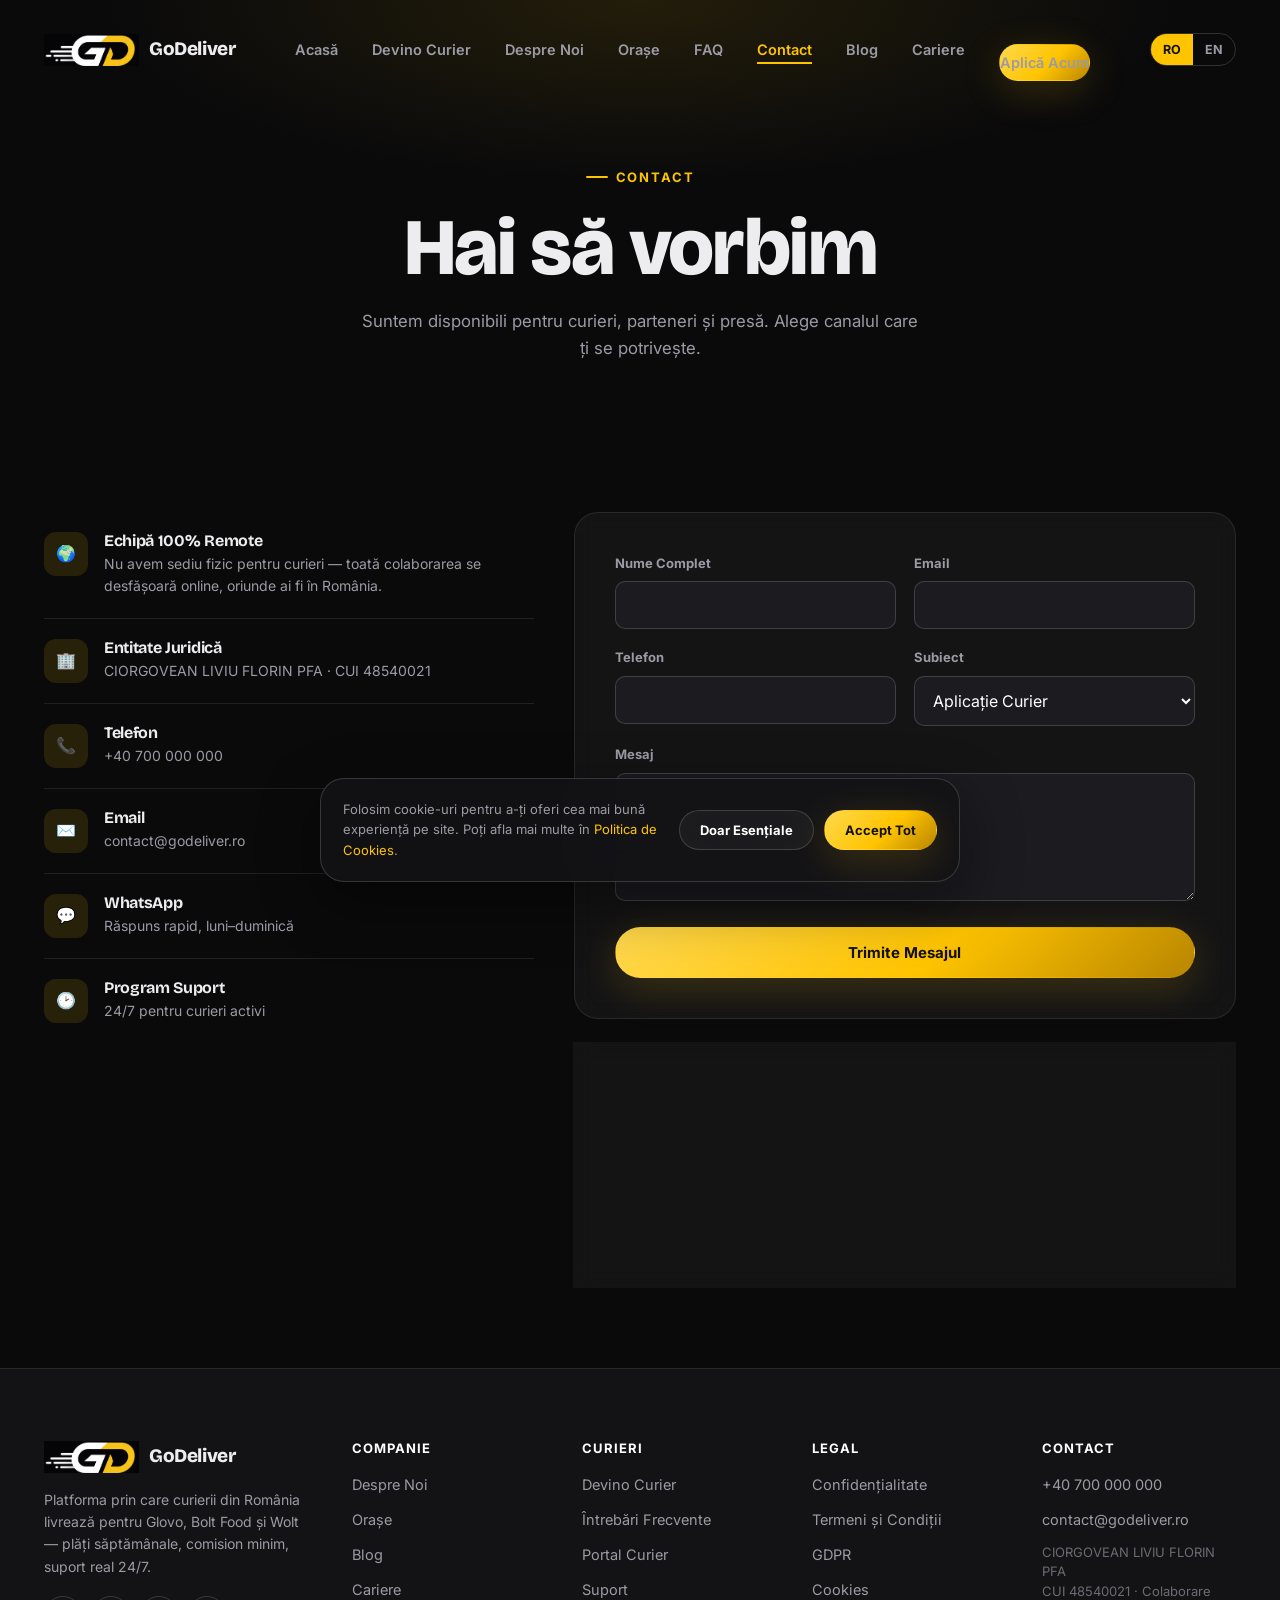
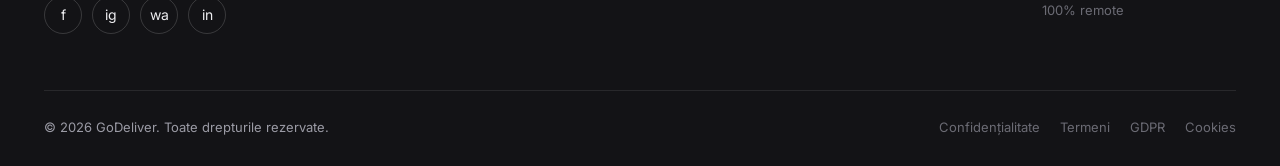
<file: contact.html>
<!DOCTYPE html>
<html lang="ro">
<head>
<meta charset="UTF-8">
<meta name="viewport" content="width=device-width, initial-scale=1.0">
<title>Contact — GoDeliver</title>
<meta name="description" content="Contactează echipa GoDeliver pentru aplicații, suport tehnic sau parteneriate. Telefon, email, WhatsApp și formular online.">
<meta name="robots" content="index, follow">
<link rel="canonical" href="https://godeliver.ro/contact.html">
<meta property="og:title" content="Contact — GoDeliver">
<meta property="og:description" content="Contactează echipa GoDeliver pentru aplicații, suport tehnic sau parteneriate. Telefon, email, WhatsApp și formular online.">
<meta property="og:type" content="website">
<meta property="og:image" content="assets/images/logo-full.png">
<meta name="twitter:card" content="summary_large_image">
<link rel="icon" type="image/png" href="assets/images/logo-icon.png">
<link rel="stylesheet" href="assets/css/style.css">

</head>
<body class="is-loading">
  <div class="preloader" id="preloader" aria-hidden="true">
    <div class="preloader-inner">
      <div class="preloader-road">
        <svg class="preloader-scooter" viewBox="0 0 240 140" xmlns="http://www.w3.org/2000/svg">
          <g class="speed-trails">
            <rect x="0" y="46" width="46" height="4" rx="2" fill="#FFC400" opacity="0.85"/>
            <rect x="0" y="60" width="30" height="4" rx="2" fill="#FFC400" opacity="0.55"/>
            <rect x="0" y="74" width="18" height="4" rx="2" fill="#FFC400" opacity="0.3"/>
          </g>
          <g transform="translate(50,0)">
            <path d="M60 96 C58 80, 70 70, 86 70 L118 70 C126 70, 130 64, 138 64 L150 64" fill="none" stroke="#EDEDF0" stroke-width="6" stroke-linecap="round"/>
            <path d="M150 64 L158 46" stroke="#EDEDF0" stroke-width="6" stroke-linecap="round"/>
            <rect x="86" y="52" width="34" height="16" rx="8" fill="#FFC400"/>
            <circle cx="112" cy="46" r="10" fill="#EDEDF0"/>
            <path d="M108 40 Q112 30 120 32" stroke="#EDEDF0" stroke-width="5" stroke-linecap="round" fill="none"/>
            <g class="wheel" style="transform-origin:64px 96px;"><circle cx="64" cy="96" r="18" fill="none" stroke="#EDEDF0" stroke-width="5"/><circle cx="64" cy="96" r="3" fill="#EDEDF0"/><line x1="64" y1="80" x2="64" y2="112" stroke="#EDEDF0" stroke-width="2"/><line x1="48" y1="96" x2="80" y2="96" stroke="#EDEDF0" stroke-width="2"/></g>
            <g class="wheel" style="transform-origin:150px 96px;"><circle cx="150" cy="96" r="18" fill="none" stroke="#EDEDF0" stroke-width="5"/><circle cx="150" cy="96" r="3" fill="#EDEDF0"/><line x1="150" y1="80" x2="150" y2="112" stroke="#EDEDF0" stroke-width="2"/><line x1="134" y1="96" x2="166" y2="96" stroke="#EDEDF0" stroke-width="2"/></g>
          </g>
        </svg>
      </div>
      <div class="preloader-brand">
        <span>Go</span><span class="accent">Deliver</span>
      </div>
    </div>
  </div>

  <header class="site-header" id="siteHeader">
    <div class="container">
      <a href="index.html" class="brand">
        <img src="assets/images/logo-icon.png" alt="GoDeliver logo">
        <span>GoDeliver</span>
      </a>
      <nav class="nav-main" id="navMain">
        <ul style="display:flex;flex-direction:inherit;gap:inherit;align-items:inherit;list-style:none;padding:0;margin:0;">
          <li><a href="index.html">Acasă</a></li>
          <li><a href="devino-curier.html">Devino Curier</a></li>
          <li><a href="despre-noi.html">Despre Noi</a></li>
          <li><a href="orase.html">Orașe</a></li>
          <li><a href="intrebari-frecvente.html">FAQ</a></li>
          <li><a href="contact.html" class="active">Contact</a></li>
          <li><a href="blog.html">Blog</a></li>
          <li><a href="cariere.html">Cariere</a></li>
        </ul>
        <div class="header-actions" style="margin-top:26px;display:flex;">
          <a href="devino-curier.html" class="btn btn-primary btn-sm">Aplică Acum</a>
        </div>
      </nav>
      <div class="header-actions">
        <div class="lang-switch">
          <button class="active" type="button" data-lang="ro">RO</button>
          <button type="button" data-lang="en">EN</button>
        </div>
        <a href="devino-curier.html" class="btn btn-primary btn-sm" style="display:none" id="headerCta">Aplică Acum</a>
        <button class="nav-toggle" id="navToggle" aria-label="Deschide meniul">
          <span></span><span></span><span></span>
        </button>
      </div>
    </div>
  </header>


<main>
  <section class="page-hero">
    <div class="container">
      <div class="eyebrow">Contact</div>
      <h1>Hai să vorbim</h1>
      <p>Suntem disponibili pentru curieri, parteneri și presă. Alege canalul care ți se potrivește.</p>
    </div>
  </section>
  <section class="section-tight">
    <div class="container contact-grid">
      <div class="reveal">
        <div class="contact-info-item">
          <div class="icon">🌍</div>
          <div><h3 style="margin-bottom:4px;font-size:1rem;">Echipă 100% Remote</h3><p style="margin:0;font-size:14px;">Nu avem sediu fizic pentru curieri — toată colaborarea se desfășoară online, oriunde ai fi în România.</p></div>
        </div>
        <div class="contact-info-item">
          <div class="icon">🏢</div>
          <div><h3 style="margin-bottom:4px;font-size:1rem;">Entitate Juridică</h3><p style="margin:0;font-size:14px;">CIORGOVEAN LIVIU FLORIN PFA · CUI 48540021</p></div>
        </div>
        <div class="contact-info-item">
          <div class="icon">📞</div>
          <div><h3 style="margin-bottom:4px;font-size:1rem;">Telefon</h3><p style="margin:0;font-size:14px;">+40 700 000 000</p></div>
        </div>
        <div class="contact-info-item">
          <div class="icon">✉️</div>
          <div><h3 style="margin-bottom:4px;font-size:1rem;">Email</h3><p style="margin:0;font-size:14px;">contact@godeliver.ro</p></div>
        </div>
        <div class="contact-info-item">
          <div class="icon">💬</div>
          <div><h3 style="margin-bottom:4px;font-size:1rem;">WhatsApp</h3><p style="margin:0;font-size:14px;">Răspuns rapid, luni–duminică</p></div>
        </div>
        <div class="contact-info-item" style="border-bottom:none;">
          <div class="icon">🕑</div>
          <div><h3 style="margin-bottom:4px;font-size:1rem;">Program Suport</h3><p style="margin:0;font-size:14px;">24/7 pentru curieri activi</p></div>
        </div>
      </div>
      <div class="reveal">
        <div class="form-card" style="margin-bottom:24px;">
          <form id="contactForm">
            <div class="form-row">
              <div class="form-field"><label>Nume Complet</label><input class="input" name="name" required></div>
              <div class="form-field"><label>Email</label><input class="input" type="email" name="email" required></div>
            </div>
            <div class="form-row">
              <div class="form-field"><label>Telefon</label><input class="input" name="phone"></div>
              <div class="form-field"><label>Subiect</label>
                <select name="subject">
                  <option>Aplicație Curier</option>
                  <option>Suport Tehnic</option>
                  <option>Parteneriat</option>
                  <option>Altele</option>
                </select>
              </div>
            </div>
            <div class="form-field"><label>Mesaj</label><textarea class="input" rows="5" name="message" required></textarea></div>
            <button type="submit" class="btn btn-primary btn-block">Trimite Mesajul</button>
          </form>
        </div>
        <div class="card" style="text-align:center;padding:40px;">
          <div class="icon" style="margin:0 auto 16px;">🛵</div>
          <h3 style="margin-bottom:8px;">Operăm 100% remote, în toată țara</h3>
          <p style="margin:0;font-size:14px;">GoDeliver este administrat de <strong>CIORGOVEAN LIVIU FLORIN PFA</strong> (CUI 48540021). Toate aplicațiile, contractele și suportul se gestionează online — indiferent de orașul în care livrezi.</p>
        </div>
      </div>
    </div>
  </section>
</main>

  <footer class="site-footer">
    <div class="container">
      <div class="footer-grid">
        <div class="footer-brand">
          <a href="index.html" class="brand" style="margin-bottom:16px;">
            <img src="assets/images/logo-icon.png" alt="GoDeliver logo">
            <span>GoDeliver</span>
          </a>
          <p>Platforma prin care curierii din România livrează pentru Glovo, Bolt Food și Wolt — plăți săptămânale, comision minim, suport real 24/7.</p>
          <div class="footer-social">
            <a href="https://facebook.com" target="_blank" rel="noopener" aria-label="Facebook">f</a>
            <a href="https://instagram.com" target="_blank" rel="noopener" aria-label="Instagram">ig</a>
            <a href="https://wa.me/40700000000" target="_blank" rel="noopener" aria-label="WhatsApp">wa</a>
            <a href="https://linkedin.com" target="_blank" rel="noopener" aria-label="LinkedIn">in</a>
          </div>
        </div>
        <div class="footer-col">
          <h4>Companie</h4>
          <a href="despre-noi.html">Despre Noi</a>
          <a href="orase.html">Orașe</a>
          <a href="blog.html">Blog</a>
          <a href="cariere.html">Cariere</a>
        </div>
        <div class="footer-col">
          <h4>Curieri</h4>
          <a href="devino-curier.html">Devino Curier</a>
          <a href="intrebari-frecvente.html">Întrebări Frecvente</a>
          <a href="portal/login.php">Portal Curier</a>
          <a href="contact.html">Suport</a>
        </div>
        <div class="footer-col">
          <h4>Legal</h4>
          <a href="confidentialitate.html">Confidențialitate</a>
          <a href="termeni.html">Termeni și Condiții</a>
          <a href="gdpr.html">GDPR</a>
          <a href="cookies.html">Cookies</a>
        </div>
        <div class="footer-col">
          <h4>Contact</h4>
          <a href="tel:+40700000000">+40 700 000 000</a>
          <a href="mailto:contact@godeliver.ro">contact@godeliver.ro</a>
          <span style="display:block;font-size:13px;color:var(--text-muted);line-height:1.5;">CIORGOVEAN LIVIU FLORIN PFA<br>CUI 48540021 · Colaborare 100% remote</span>
        </div>
      </div>
      <div class="footer-bottom">
        <p>© <span data-year></span> GoDeliver. Toate drepturile rezervate.</p>
        <div class="footer-legal">
          <a href="confidentialitate.html">Confidențialitate</a>
          <a href="termeni.html">Termeni</a>
          <a href="gdpr.html">GDPR</a>
          <a href="cookies.html">Cookies</a>
        </div>
      </div>
    </div>
  </footer>

  <div class="cookie-banner">
    <p>Folosim cookie-uri pentru a-ți oferi cea mai bună experiență pe site. Poți afla mai multe în <a href="cookies.html" style="color:var(--gold)">Politica de Cookies</a>.</p>
    <div class="cookie-actions">
      <button class="btn btn-ghost btn-sm" type="button" data-cookie="essential">Doar Esențiale</button>
      <button class="btn btn-primary btn-sm" type="button" data-cookie="all">Accept Tot</button>
    </div>
  </div>
  <button class="back-to-top" aria-label="Înapoi sus">↑</button>

<script src="assets/js/main.js"></script>
<script src="assets/js/contact.js"></script>
</body>
</html>
</file>
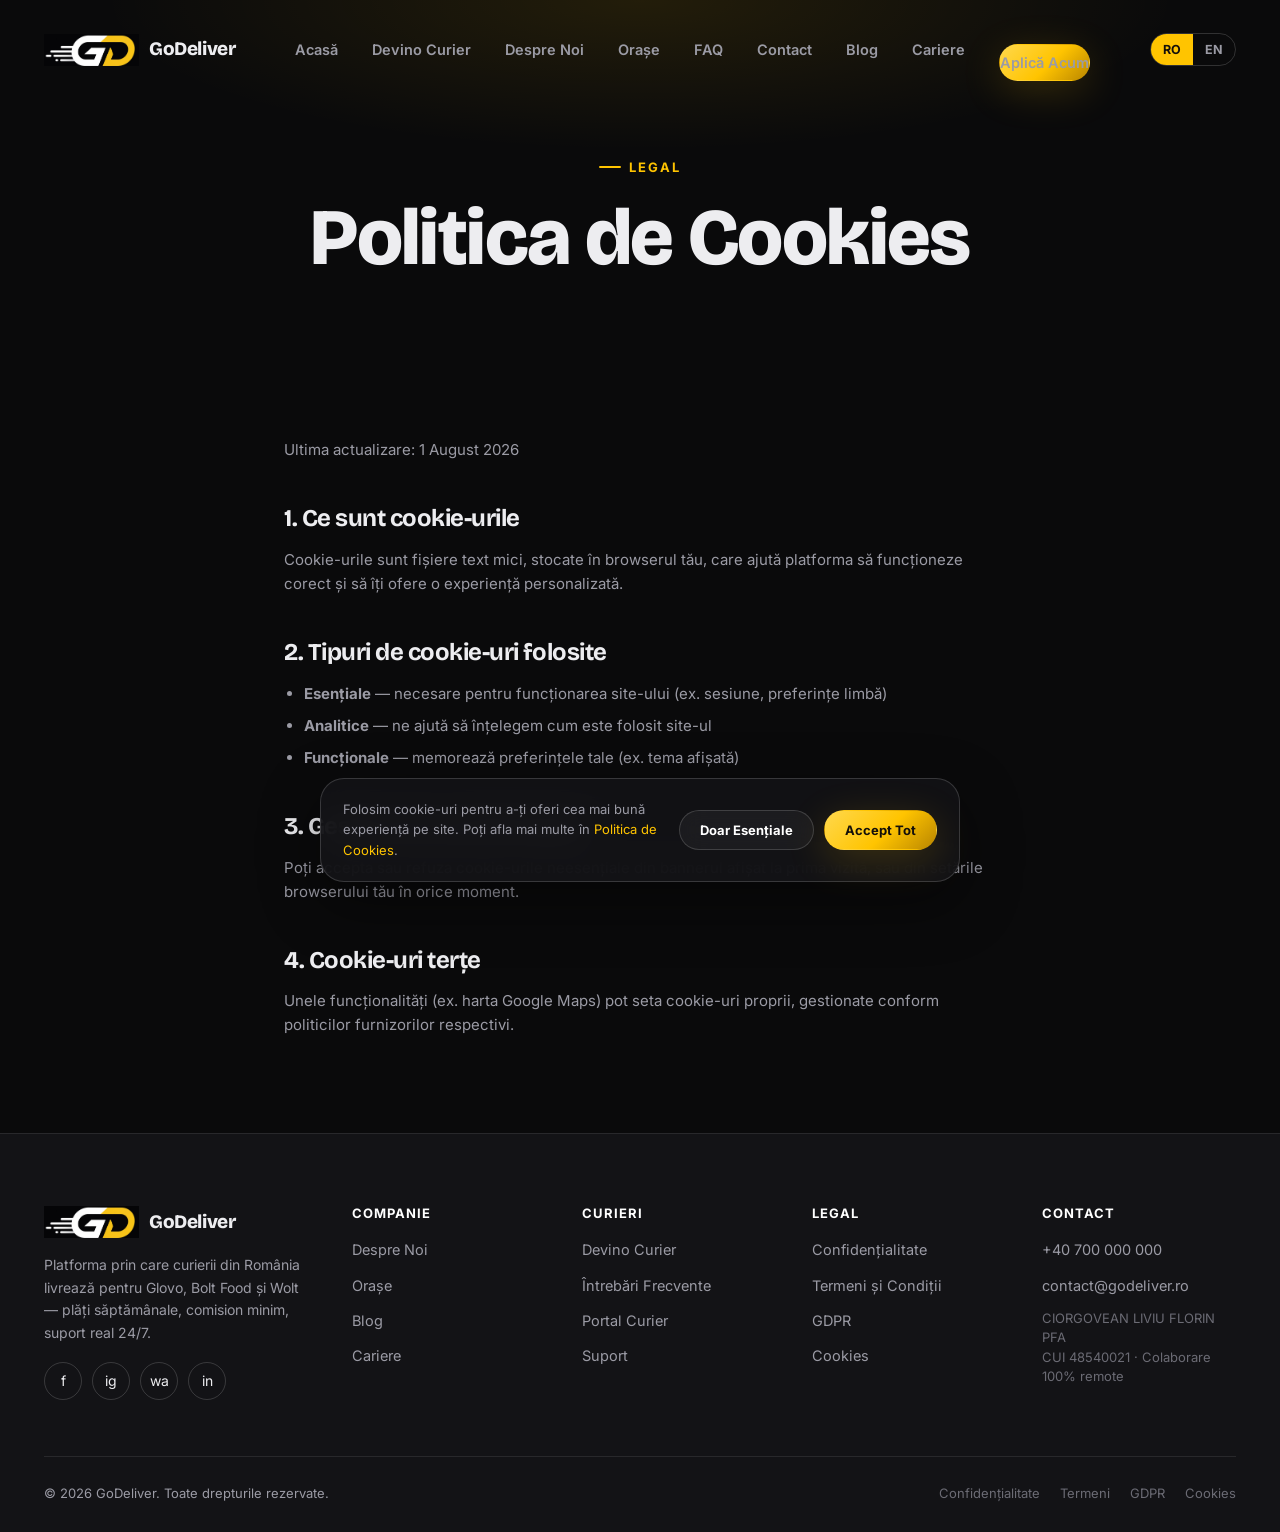
<file: cookies.html>
<!DOCTYPE html>
<html lang="ro">
<head>
<meta charset="UTF-8">
<meta name="viewport" content="width=device-width, initial-scale=1.0">
<title>Politica de Cookies — GoDeliver</title>
<meta name="description" content="Află ce cookie-uri folosește GoDeliver, la ce sunt folosite și cum îți poți gestiona preferințele.">
<meta name="robots" content="index, follow">
<link rel="canonical" href="https://godeliver.ro/cookies.html">
<meta property="og:title" content="Politica de Cookies — GoDeliver">
<meta property="og:description" content="Află ce cookie-uri folosește GoDeliver, la ce sunt folosite și cum îți poți gestiona preferințele.">
<meta property="og:type" content="website">
<meta property="og:image" content="assets/images/logo-full.png">
<meta name="twitter:card" content="summary_large_image">
<link rel="icon" type="image/png" href="assets/images/logo-icon.png">
<link rel="stylesheet" href="assets/css/style.css">

</head>
<body class="is-loading">
  <div class="preloader" id="preloader" aria-hidden="true">
    <div class="preloader-inner">
      <div class="preloader-road">
        <svg class="preloader-scooter" viewBox="0 0 240 140" xmlns="http://www.w3.org/2000/svg">
          <g class="speed-trails">
            <rect x="0" y="46" width="46" height="4" rx="2" fill="#FFC400" opacity="0.85"/>
            <rect x="0" y="60" width="30" height="4" rx="2" fill="#FFC400" opacity="0.55"/>
            <rect x="0" y="74" width="18" height="4" rx="2" fill="#FFC400" opacity="0.3"/>
          </g>
          <g transform="translate(50,0)">
            <path d="M60 96 C58 80, 70 70, 86 70 L118 70 C126 70, 130 64, 138 64 L150 64" fill="none" stroke="#EDEDF0" stroke-width="6" stroke-linecap="round"/>
            <path d="M150 64 L158 46" stroke="#EDEDF0" stroke-width="6" stroke-linecap="round"/>
            <rect x="86" y="52" width="34" height="16" rx="8" fill="#FFC400"/>
            <circle cx="112" cy="46" r="10" fill="#EDEDF0"/>
            <path d="M108 40 Q112 30 120 32" stroke="#EDEDF0" stroke-width="5" stroke-linecap="round" fill="none"/>
            <g class="wheel" style="transform-origin:64px 96px;"><circle cx="64" cy="96" r="18" fill="none" stroke="#EDEDF0" stroke-width="5"/><circle cx="64" cy="96" r="3" fill="#EDEDF0"/><line x1="64" y1="80" x2="64" y2="112" stroke="#EDEDF0" stroke-width="2"/><line x1="48" y1="96" x2="80" y2="96" stroke="#EDEDF0" stroke-width="2"/></g>
            <g class="wheel" style="transform-origin:150px 96px;"><circle cx="150" cy="96" r="18" fill="none" stroke="#EDEDF0" stroke-width="5"/><circle cx="150" cy="96" r="3" fill="#EDEDF0"/><line x1="150" y1="80" x2="150" y2="112" stroke="#EDEDF0" stroke-width="2"/><line x1="134" y1="96" x2="166" y2="96" stroke="#EDEDF0" stroke-width="2"/></g>
          </g>
        </svg>
      </div>
      <div class="preloader-brand">
        <span>Go</span><span class="accent">Deliver</span>
      </div>
    </div>
  </div>

  <header class="site-header" id="siteHeader">
    <div class="container">
      <a href="index.html" class="brand">
        <img src="assets/images/logo-icon.png" alt="GoDeliver logo">
        <span>GoDeliver</span>
      </a>
      <nav class="nav-main" id="navMain">
        <ul style="display:flex;flex-direction:inherit;gap:inherit;align-items:inherit;list-style:none;padding:0;margin:0;">
          <li><a href="index.html">Acasă</a></li>
          <li><a href="devino-curier.html">Devino Curier</a></li>
          <li><a href="despre-noi.html">Despre Noi</a></li>
          <li><a href="orase.html">Orașe</a></li>
          <li><a href="intrebari-frecvente.html">FAQ</a></li>
          <li><a href="contact.html">Contact</a></li>
          <li><a href="blog.html">Blog</a></li>
          <li><a href="cariere.html">Cariere</a></li>
        </ul>
        <div class="header-actions" style="margin-top:26px;display:flex;">
          <a href="devino-curier.html" class="btn btn-primary btn-sm">Aplică Acum</a>
        </div>
      </nav>
      <div class="header-actions">
        <div class="lang-switch">
          <button class="active" type="button" data-lang="ro">RO</button>
          <button type="button" data-lang="en">EN</button>
        </div>
        <a href="devino-curier.html" class="btn btn-primary btn-sm" style="display:none" id="headerCta">Aplică Acum</a>
        <button class="nav-toggle" id="navToggle" aria-label="Deschide meniul">
          <span></span><span></span><span></span>
        </button>
      </div>
    </div>
  </header>


<main>
  <section class="page-hero" style="padding:150px 0 60px;">
    <div class="container">
      <div class="eyebrow">Legal</div>
      <h1>Politica de Cookies</h1>
    </div>
  </section>
  <section class="section-tight">
    <div class="container legal-content reveal">
      <p class="legal-updated">Ultima actualizare: 1 August 2026</p>
      <h2>1. Ce sunt cookie-urile</h2>
<p>Cookie-urile sunt fișiere text mici, stocate în browserul tău, care ajută platforma să funcționeze corect și să îți ofere o experiență personalizată.</p>
<h2>2. Tipuri de cookie-uri folosite</h2>
<ul><li><strong>Esențiale</strong> — necesare pentru funcționarea site-ului (ex. sesiune, preferințe limbă)</li><li><strong>Analitice</strong> — ne ajută să înțelegem cum este folosit site-ul</li><li><strong>Funcționale</strong> — memorează preferințele tale (ex. tema afișată)</li></ul>
<h2>3. Gestionarea preferințelor</h2>
<p>Poți accepta sau refuza cookie-urile neesențiale din bannerul afișat la prima vizită, sau din setările browserului tău în orice moment.</p>
<h2>4. Cookie-uri terțe</h2>
<p>Unele funcționalități (ex. harta Google Maps) pot seta cookie-uri proprii, gestionate conform politicilor furnizorilor respectivi.</p>

    </div>
  </section>
</main>

  <footer class="site-footer">
    <div class="container">
      <div class="footer-grid">
        <div class="footer-brand">
          <a href="index.html" class="brand" style="margin-bottom:16px;">
            <img src="assets/images/logo-icon.png" alt="GoDeliver logo">
            <span>GoDeliver</span>
          </a>
          <p>Platforma prin care curierii din România livrează pentru Glovo, Bolt Food și Wolt — plăți săptămânale, comision minim, suport real 24/7.</p>
          <div class="footer-social">
            <a href="https://facebook.com" target="_blank" rel="noopener" aria-label="Facebook">f</a>
            <a href="https://instagram.com" target="_blank" rel="noopener" aria-label="Instagram">ig</a>
            <a href="https://wa.me/40700000000" target="_blank" rel="noopener" aria-label="WhatsApp">wa</a>
            <a href="https://linkedin.com" target="_blank" rel="noopener" aria-label="LinkedIn">in</a>
          </div>
        </div>
        <div class="footer-col">
          <h4>Companie</h4>
          <a href="despre-noi.html">Despre Noi</a>
          <a href="orase.html">Orașe</a>
          <a href="blog.html">Blog</a>
          <a href="cariere.html">Cariere</a>
        </div>
        <div class="footer-col">
          <h4>Curieri</h4>
          <a href="devino-curier.html">Devino Curier</a>
          <a href="intrebari-frecvente.html">Întrebări Frecvente</a>
          <a href="portal/login.php">Portal Curier</a>
          <a href="contact.html">Suport</a>
        </div>
        <div class="footer-col">
          <h4>Legal</h4>
          <a href="confidentialitate.html">Confidențialitate</a>
          <a href="termeni.html">Termeni și Condiții</a>
          <a href="gdpr.html">GDPR</a>
          <a href="cookies.html">Cookies</a>
        </div>
        <div class="footer-col">
          <h4>Contact</h4>
          <a href="tel:+40700000000">+40 700 000 000</a>
          <a href="mailto:contact@godeliver.ro">contact@godeliver.ro</a>
          <span style="display:block;font-size:13px;color:var(--text-muted);line-height:1.5;">CIORGOVEAN LIVIU FLORIN PFA<br>CUI 48540021 · Colaborare 100% remote</span>
        </div>
      </div>
      <div class="footer-bottom">
        <p>© <span data-year></span> GoDeliver. Toate drepturile rezervate.</p>
        <div class="footer-legal">
          <a href="confidentialitate.html">Confidențialitate</a>
          <a href="termeni.html">Termeni</a>
          <a href="gdpr.html">GDPR</a>
          <a href="cookies.html">Cookies</a>
        </div>
      </div>
    </div>
  </footer>

  <div class="cookie-banner">
    <p>Folosim cookie-uri pentru a-ți oferi cea mai bună experiență pe site. Poți afla mai multe în <a href="cookies.html" style="color:var(--gold)">Politica de Cookies</a>.</p>
    <div class="cookie-actions">
      <button class="btn btn-ghost btn-sm" type="button" data-cookie="essential">Doar Esențiale</button>
      <button class="btn btn-primary btn-sm" type="button" data-cookie="all">Accept Tot</button>
    </div>
  </div>
  <button class="back-to-top" aria-label="Înapoi sus">↑</button>

<script src="assets/js/main.js"></script>

</body>
</html>
</file>
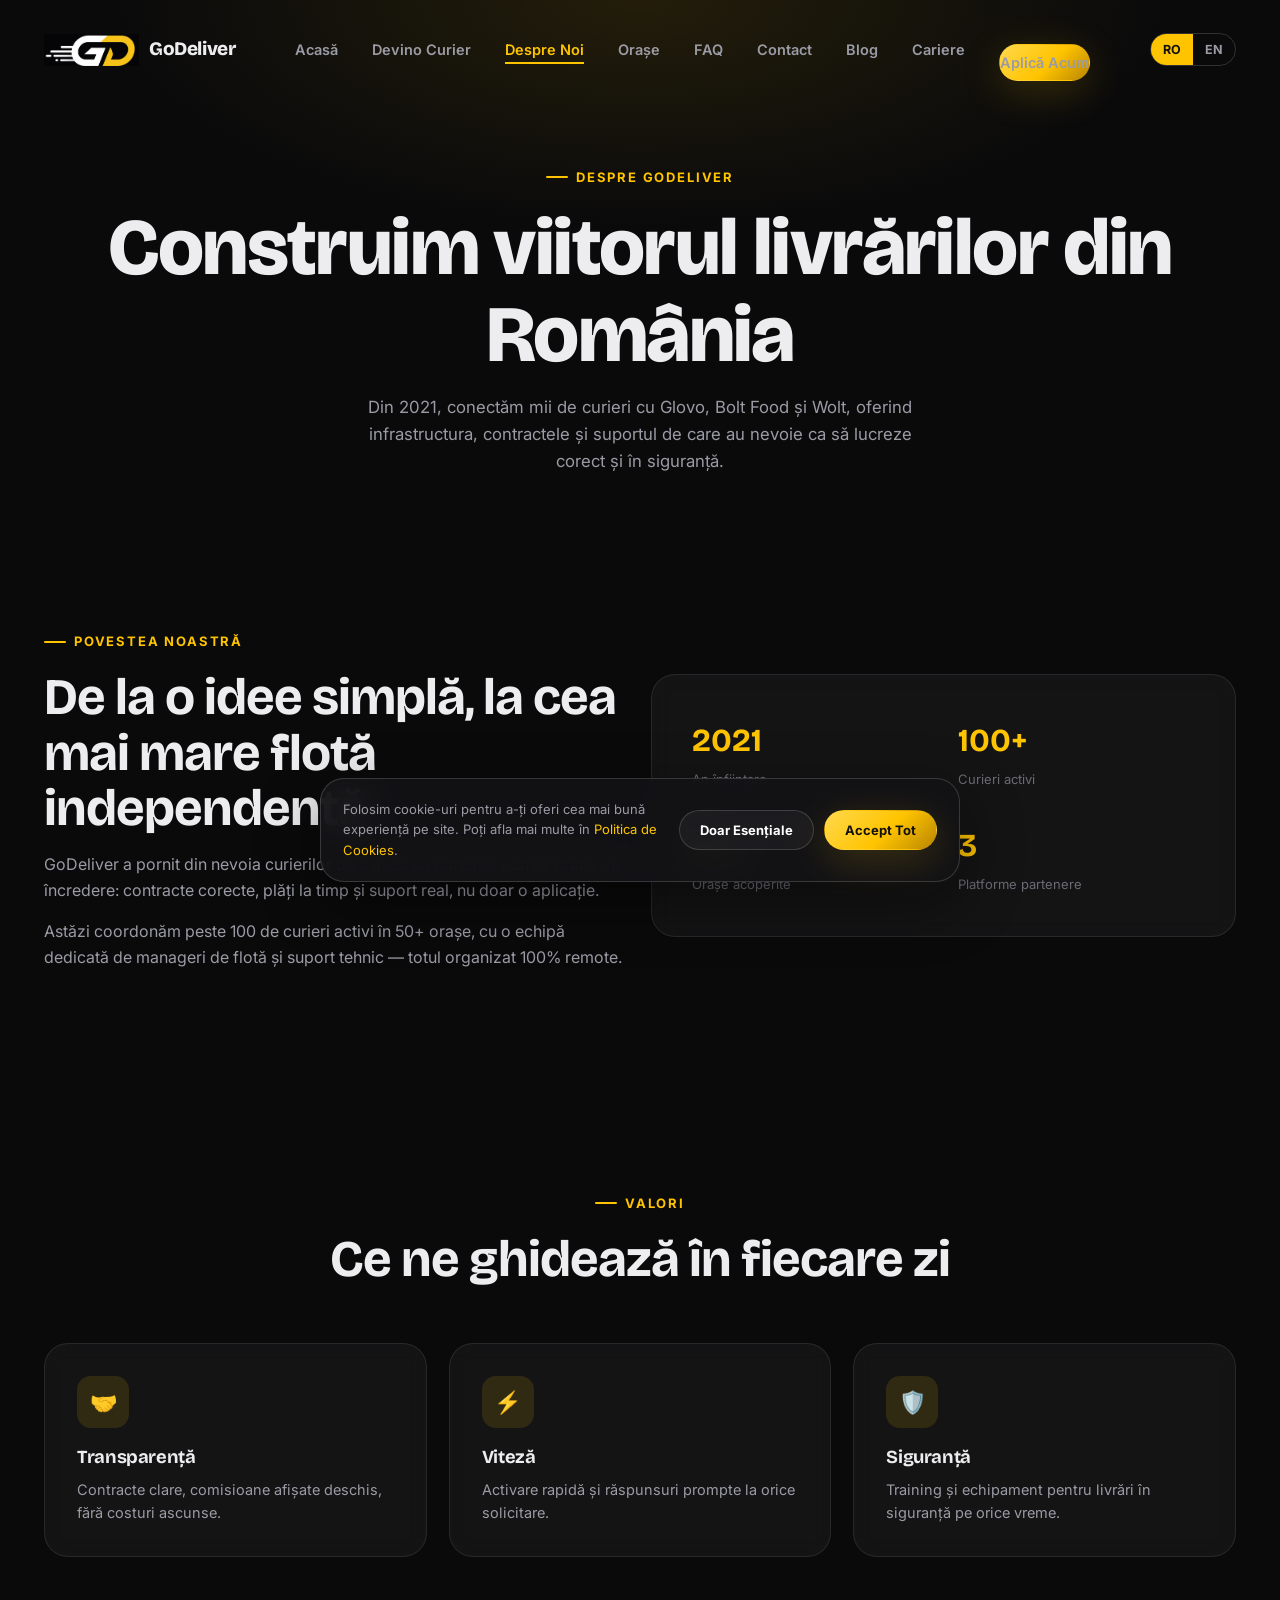
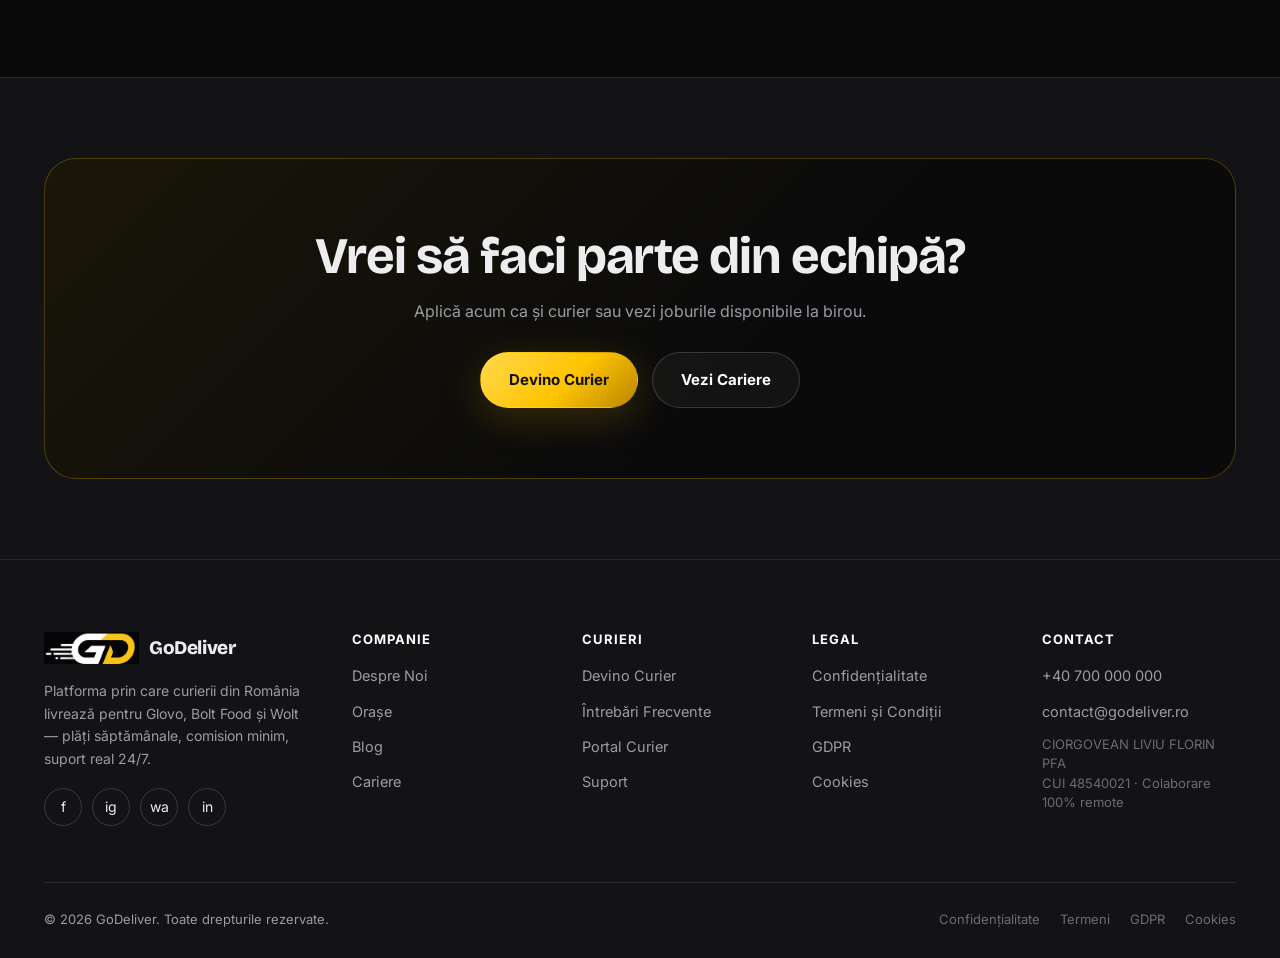
<file: despre-noi.html>
<!DOCTYPE html>
<html lang="ro">
<head>
<meta charset="UTF-8">
<meta name="viewport" content="width=device-width, initial-scale=1.0">
<title>Despre Noi — GoDeliver</title>
<meta name="description" content="Află povestea GoDeliver: cum conectăm mii de curieri cu Glovo, Bolt Food și Wolt în peste 50 de orașe din România.">
<meta name="robots" content="index, follow">
<link rel="canonical" href="https://godeliver.ro/despre-noi.html">
<meta property="og:title" content="Despre Noi — GoDeliver">
<meta property="og:description" content="Află povestea GoDeliver: cum conectăm mii de curieri cu Glovo, Bolt Food și Wolt în peste 50 de orașe din România.">
<meta property="og:type" content="website">
<meta property="og:image" content="assets/images/logo-full.png">
<meta name="twitter:card" content="summary_large_image">
<link rel="icon" type="image/png" href="assets/images/logo-icon.png">
<link rel="stylesheet" href="assets/css/style.css">

</head>
<body class="is-loading">
  <div class="preloader" id="preloader" aria-hidden="true">
    <div class="preloader-inner">
      <div class="preloader-road">
        <svg class="preloader-scooter" viewBox="0 0 240 140" xmlns="http://www.w3.org/2000/svg">
          <g class="speed-trails">
            <rect x="0" y="46" width="46" height="4" rx="2" fill="#FFC400" opacity="0.85"/>
            <rect x="0" y="60" width="30" height="4" rx="2" fill="#FFC400" opacity="0.55"/>
            <rect x="0" y="74" width="18" height="4" rx="2" fill="#FFC400" opacity="0.3"/>
          </g>
          <g transform="translate(50,0)">
            <path d="M60 96 C58 80, 70 70, 86 70 L118 70 C126 70, 130 64, 138 64 L150 64" fill="none" stroke="#EDEDF0" stroke-width="6" stroke-linecap="round"/>
            <path d="M150 64 L158 46" stroke="#EDEDF0" stroke-width="6" stroke-linecap="round"/>
            <rect x="86" y="52" width="34" height="16" rx="8" fill="#FFC400"/>
            <circle cx="112" cy="46" r="10" fill="#EDEDF0"/>
            <path d="M108 40 Q112 30 120 32" stroke="#EDEDF0" stroke-width="5" stroke-linecap="round" fill="none"/>
            <g class="wheel" style="transform-origin:64px 96px;"><circle cx="64" cy="96" r="18" fill="none" stroke="#EDEDF0" stroke-width="5"/><circle cx="64" cy="96" r="3" fill="#EDEDF0"/><line x1="64" y1="80" x2="64" y2="112" stroke="#EDEDF0" stroke-width="2"/><line x1="48" y1="96" x2="80" y2="96" stroke="#EDEDF0" stroke-width="2"/></g>
            <g class="wheel" style="transform-origin:150px 96px;"><circle cx="150" cy="96" r="18" fill="none" stroke="#EDEDF0" stroke-width="5"/><circle cx="150" cy="96" r="3" fill="#EDEDF0"/><line x1="150" y1="80" x2="150" y2="112" stroke="#EDEDF0" stroke-width="2"/><line x1="134" y1="96" x2="166" y2="96" stroke="#EDEDF0" stroke-width="2"/></g>
          </g>
        </svg>
      </div>
      <div class="preloader-brand">
        <span>Go</span><span class="accent">Deliver</span>
      </div>
    </div>
  </div>

  <header class="site-header" id="siteHeader">
    <div class="container">
      <a href="index.html" class="brand">
        <img src="assets/images/logo-icon.png" alt="GoDeliver logo">
        <span>GoDeliver</span>
      </a>
      <nav class="nav-main" id="navMain">
        <ul style="display:flex;flex-direction:inherit;gap:inherit;align-items:inherit;list-style:none;padding:0;margin:0;">
          <li><a href="index.html">Acasă</a></li>
          <li><a href="devino-curier.html">Devino Curier</a></li>
          <li><a href="despre-noi.html" class="active">Despre Noi</a></li>
          <li><a href="orase.html">Orașe</a></li>
          <li><a href="intrebari-frecvente.html">FAQ</a></li>
          <li><a href="contact.html">Contact</a></li>
          <li><a href="blog.html">Blog</a></li>
          <li><a href="cariere.html">Cariere</a></li>
        </ul>
        <div class="header-actions" style="margin-top:26px;display:flex;">
          <a href="devino-curier.html" class="btn btn-primary btn-sm">Aplică Acum</a>
        </div>
      </nav>
      <div class="header-actions">
        <div class="lang-switch">
          <button class="active" type="button" data-lang="ro">RO</button>
          <button type="button" data-lang="en">EN</button>
        </div>
        <a href="devino-curier.html" class="btn btn-primary btn-sm" style="display:none" id="headerCta">Aplică Acum</a>
        <button class="nav-toggle" id="navToggle" aria-label="Deschide meniul">
          <span></span><span></span><span></span>
        </button>
      </div>
    </div>
  </header>


<main>
  <section class="page-hero">
    <div class="container">
      <div class="eyebrow">Despre GoDeliver</div>
      <h1>Construim viitorul livrărilor din România</h1>
      <p>Din 2021, conectăm mii de curieri cu Glovo, Bolt Food și Wolt, oferind infrastructura, contractele și suportul de care au nevoie ca să lucreze corect și în siguranță.</p>
    </div>
  </section>

  <section class="section-tight">
    <div class="container grid-2" style="align-items:center;">
      <div class="reveal">
        <div class="eyebrow">Povestea Noastră</div>
        <h2>De la o idee simplă, la cea mai mare flotă independentă</h2>
        <p>GoDeliver a pornit din nevoia curierilor de a avea un partener administrativ de încredere: contracte corecte, plăți la timp și suport real, nu doar o aplicație.</p>
        <p>Astăzi coordonăm peste 100 de curieri activi în 50+ orașe, cu o echipă dedicată de manageri de flotă și suport tehnic — totul organizat 100% remote.</p>
      </div>
      <div class="card reveal" style="padding:40px;">
        <div class="grid-2" style="gap:28px;">
          <div><b style="font-family:var(--display);font-size:2rem;display:block;color:var(--gold);">2021</b><span style="font-size:13px;color:var(--text-muted);">An înființare</span></div>
          <div><b style="font-family:var(--display);font-size:2rem;display:block;color:var(--gold);">100+</b><span style="font-size:13px;color:var(--text-muted);">Curieri activi</span></div>
          <div><b style="font-family:var(--display);font-size:2rem;display:block;color:var(--gold);">50+</b><span style="font-size:13px;color:var(--text-muted);">Orașe acoperite</span></div>
          <div><b style="font-family:var(--display);font-size:2rem;display:block;color:var(--gold);">3</b><span style="font-size:13px;color:var(--text-muted);">Platforme partenere</span></div>
        </div>
      </div>
    </div>
  </section>

  <section class="section">
    <div class="container">
      <div class="section-head center reveal">
        <div class="eyebrow" style="justify-content:center">Valori</div>
        <h2>Ce ne ghidează în fiecare zi</h2>
      </div>
      <div class="grid-3">
        <div class="card reveal"><div class="icon">🤝</div><h3>Transparență</h3><p>Contracte clare, comisioane afișate deschis, fără costuri ascunse.</p></div>
        <div class="card reveal"><div class="icon">⚡</div><h3>Viteză</h3><p>Activare rapidă și răspunsuri prompte la orice solicitare.</p></div>
        <div class="card reveal"><div class="icon">🛡️</div><h3>Siguranță</h3><p>Training și echipament pentru livrări în siguranță pe orice vreme.</p></div>
      </div>
    </div>
  </section>

  <section class="section section-tight" style="background:var(--surface);border-top:1px solid var(--border);">
    <div class="container">
      <div class="cta-banner reveal">
        <h2>Vrei să faci parte din echipă?</h2>
        <p>Aplică acum ca și curier sau vezi joburile disponibile la birou.</p>
        <div class="cta-actions">
          <a href="devino-curier.html" class="btn btn-primary">Devino Curier</a>
          <a href="cariere.html" class="btn btn-ghost">Vezi Cariere</a>
        </div>
      </div>
    </div>
  </section>
</main>

  <footer class="site-footer">
    <div class="container">
      <div class="footer-grid">
        <div class="footer-brand">
          <a href="index.html" class="brand" style="margin-bottom:16px;">
            <img src="assets/images/logo-icon.png" alt="GoDeliver logo">
            <span>GoDeliver</span>
          </a>
          <p>Platforma prin care curierii din România livrează pentru Glovo, Bolt Food și Wolt — plăți săptămânale, comision minim, suport real 24/7.</p>
          <div class="footer-social">
            <a href="https://facebook.com" target="_blank" rel="noopener" aria-label="Facebook">f</a>
            <a href="https://instagram.com" target="_blank" rel="noopener" aria-label="Instagram">ig</a>
            <a href="https://wa.me/40700000000" target="_blank" rel="noopener" aria-label="WhatsApp">wa</a>
            <a href="https://linkedin.com" target="_blank" rel="noopener" aria-label="LinkedIn">in</a>
          </div>
        </div>
        <div class="footer-col">
          <h4>Companie</h4>
          <a href="despre-noi.html">Despre Noi</a>
          <a href="orase.html">Orașe</a>
          <a href="blog.html">Blog</a>
          <a href="cariere.html">Cariere</a>
        </div>
        <div class="footer-col">
          <h4>Curieri</h4>
          <a href="devino-curier.html">Devino Curier</a>
          <a href="intrebari-frecvente.html">Întrebări Frecvente</a>
          <a href="portal/login.php">Portal Curier</a>
          <a href="contact.html">Suport</a>
        </div>
        <div class="footer-col">
          <h4>Legal</h4>
          <a href="confidentialitate.html">Confidențialitate</a>
          <a href="termeni.html">Termeni și Condiții</a>
          <a href="gdpr.html">GDPR</a>
          <a href="cookies.html">Cookies</a>
        </div>
        <div class="footer-col">
          <h4>Contact</h4>
          <a href="tel:+40700000000">+40 700 000 000</a>
          <a href="mailto:contact@godeliver.ro">contact@godeliver.ro</a>
          <span style="display:block;font-size:13px;color:var(--text-muted);line-height:1.5;">CIORGOVEAN LIVIU FLORIN PFA<br>CUI 48540021 · Colaborare 100% remote</span>
        </div>
      </div>
      <div class="footer-bottom">
        <p>© <span data-year></span> GoDeliver. Toate drepturile rezervate.</p>
        <div class="footer-legal">
          <a href="confidentialitate.html">Confidențialitate</a>
          <a href="termeni.html">Termeni</a>
          <a href="gdpr.html">GDPR</a>
          <a href="cookies.html">Cookies</a>
        </div>
      </div>
    </div>
  </footer>

  <div class="cookie-banner">
    <p>Folosim cookie-uri pentru a-ți oferi cea mai bună experiență pe site. Poți afla mai multe în <a href="cookies.html" style="color:var(--gold)">Politica de Cookies</a>.</p>
    <div class="cookie-actions">
      <button class="btn btn-ghost btn-sm" type="button" data-cookie="essential">Doar Esențiale</button>
      <button class="btn btn-primary btn-sm" type="button" data-cookie="all">Accept Tot</button>
    </div>
  </div>
  <button class="back-to-top" aria-label="Înapoi sus">↑</button>

<script src="assets/js/main.js"></script>

</body>
</html>
</file>
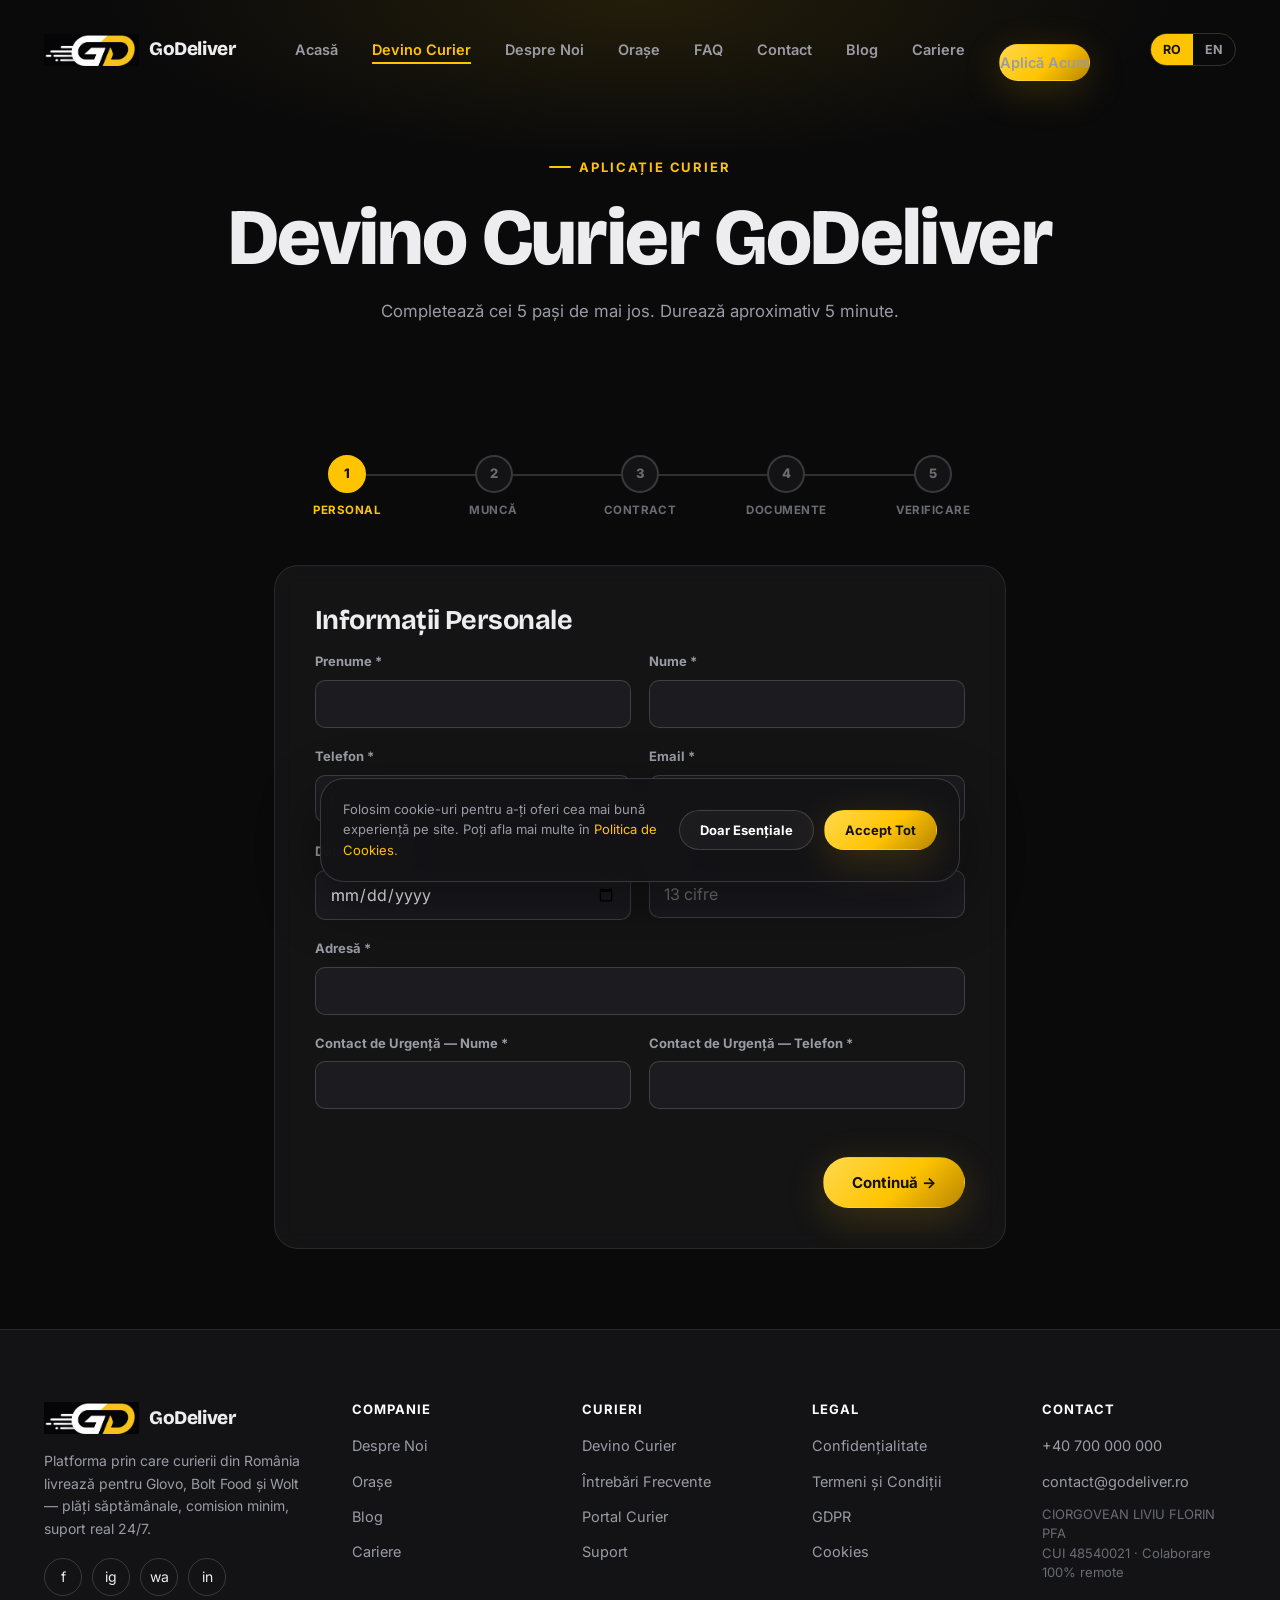
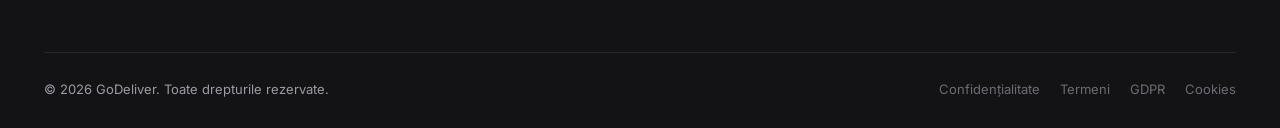
<file: devino-curier.html>
<!DOCTYPE html>
<html lang="ro">
<head>
<meta charset="UTF-8">
<meta name="viewport" content="width=device-width, initial-scale=1.0">
<title>Devino Curier — Aplicație GoDeliver</title>
<meta name="description" content="Aplică acum pentru a deveni curier GoDeliver și livrează pentru Glovo, Bolt Food și Wolt. Formular rapid în 5 pași.">
<meta name="robots" content="index, follow">
<link rel="canonical" href="https://godeliver.ro/devino-curier.html">
<meta property="og:title" content="Devino Curier — Aplicație GoDeliver">
<meta property="og:description" content="Aplică acum pentru a deveni curier GoDeliver și livrează pentru Glovo, Bolt Food și Wolt. Formular rapid în 5 pași.">
<meta property="og:type" content="website">
<meta property="og:image" content="assets/images/logo-full.png">
<meta name="twitter:card" content="summary_large_image">
<link rel="icon" type="image/png" href="assets/images/logo-icon.png">
<link rel="stylesheet" href="assets/css/style.css">

</head>
<body class="is-loading">
  <div class="preloader" id="preloader" aria-hidden="true">
    <div class="preloader-inner">
      <div class="preloader-road">
        <svg class="preloader-scooter" viewBox="0 0 240 140" xmlns="http://www.w3.org/2000/svg">
          <g class="speed-trails">
            <rect x="0" y="46" width="46" height="4" rx="2" fill="#FFC400" opacity="0.85"/>
            <rect x="0" y="60" width="30" height="4" rx="2" fill="#FFC400" opacity="0.55"/>
            <rect x="0" y="74" width="18" height="4" rx="2" fill="#FFC400" opacity="0.3"/>
          </g>
          <g transform="translate(50,0)">
            <path d="M60 96 C58 80, 70 70, 86 70 L118 70 C126 70, 130 64, 138 64 L150 64" fill="none" stroke="#EDEDF0" stroke-width="6" stroke-linecap="round"/>
            <path d="M150 64 L158 46" stroke="#EDEDF0" stroke-width="6" stroke-linecap="round"/>
            <rect x="86" y="52" width="34" height="16" rx="8" fill="#FFC400"/>
            <circle cx="112" cy="46" r="10" fill="#EDEDF0"/>
            <path d="M108 40 Q112 30 120 32" stroke="#EDEDF0" stroke-width="5" stroke-linecap="round" fill="none"/>
            <g class="wheel" style="transform-origin:64px 96px;"><circle cx="64" cy="96" r="18" fill="none" stroke="#EDEDF0" stroke-width="5"/><circle cx="64" cy="96" r="3" fill="#EDEDF0"/><line x1="64" y1="80" x2="64" y2="112" stroke="#EDEDF0" stroke-width="2"/><line x1="48" y1="96" x2="80" y2="96" stroke="#EDEDF0" stroke-width="2"/></g>
            <g class="wheel" style="transform-origin:150px 96px;"><circle cx="150" cy="96" r="18" fill="none" stroke="#EDEDF0" stroke-width="5"/><circle cx="150" cy="96" r="3" fill="#EDEDF0"/><line x1="150" y1="80" x2="150" y2="112" stroke="#EDEDF0" stroke-width="2"/><line x1="134" y1="96" x2="166" y2="96" stroke="#EDEDF0" stroke-width="2"/></g>
          </g>
        </svg>
      </div>
      <div class="preloader-brand">
        <span>Go</span><span class="accent">Deliver</span>
      </div>
    </div>
  </div>

  <header class="site-header" id="siteHeader">
    <div class="container">
      <a href="index.html" class="brand">
        <img src="assets/images/logo-icon.png" alt="GoDeliver logo">
        <span>GoDeliver</span>
      </a>
      <nav class="nav-main" id="navMain">
        <ul style="display:flex;flex-direction:inherit;gap:inherit;align-items:inherit;list-style:none;padding:0;margin:0;">
          <li><a href="index.html">Acasă</a></li>
          <li><a href="devino-curier.html" class="active">Devino Curier</a></li>
          <li><a href="despre-noi.html">Despre Noi</a></li>
          <li><a href="orase.html">Orașe</a></li>
          <li><a href="intrebari-frecvente.html">FAQ</a></li>
          <li><a href="contact.html">Contact</a></li>
          <li><a href="blog.html">Blog</a></li>
          <li><a href="cariere.html">Cariere</a></li>
        </ul>
        <div class="header-actions" style="margin-top:26px;display:flex;">
          <a href="devino-curier.html" class="btn btn-primary btn-sm">Aplică Acum</a>
        </div>
      </nav>
      <div class="header-actions">
        <div class="lang-switch">
          <button class="active" type="button" data-lang="ro">RO</button>
          <button type="button" data-lang="en">EN</button>
        </div>
        <a href="devino-curier.html" class="btn btn-primary btn-sm" style="display:none" id="headerCta">Aplică Acum</a>
        <button class="nav-toggle" id="navToggle" aria-label="Deschide meniul">
          <span></span><span></span><span></span>
        </button>
      </div>
    </div>
  </header>


<main>
  <section class="page-hero" style="padding:150px 0 50px;">
    <div class="container">
      <div class="eyebrow">Aplicație Curier</div>
      <h1>Devino Curier GoDeliver</h1>
      <p>Completează cei 5 pași de mai jos. Durează aproximativ 5 minute.</p>
    </div>
  </section>

  <section class="section-tight">
    <div class="container form-shell">

      <div class="progress-track" id="progressTrack">
        <div class="progress-step active" data-step="1"><div class="circle">1</div><div class="label">Personal</div></div>
        <div class="progress-step" data-step="2"><div class="circle">2</div><div class="label">Muncă</div></div>
        <div class="progress-step" data-step="3"><div class="circle">3</div><div class="label">Contract</div></div>
        <div class="progress-step" data-step="4"><div class="circle">4</div><div class="label">Documente</div></div>
        <div class="progress-step" data-step="5"><div class="circle">5</div><div class="label">Verificare</div></div>
      </div>

      <div class="form-card">
        <form id="applicationForm" novalidate>

          <!-- STEP 1 — PERSONAL INFO -->
          <div class="form-panel active" data-panel="1">
            <h3>Informații Personale</h3>
            <div class="form-row">
              <div class="form-field"><label>Prenume *</label><input class="input" name="firstName" required></div>
              <div class="form-field"><label>Nume *</label><input class="input" name="lastName" required></div>
            </div>
            <div class="form-row">
              <div class="form-field"><label>Telefon *</label><input class="input" type="tel" name="phone" placeholder="07xx xxx xxx" required></div>
              <div class="form-field"><label>Email *</label><input class="input" type="email" name="email" required></div>
            </div>
            <div class="form-row">
              <div class="form-field"><label>Data Nașterii *</label><input class="input" type="date" name="birthDate" required></div>
              <div class="form-field"><label>CNP *</label><input class="input" name="cnp" maxlength="13" placeholder="13 cifre" required></div>
            </div>
            <div class="form-field"><label>Adresă *</label><input class="input" name="address" required></div>
            <div class="form-row">
              <div class="form-field"><label>Contact de Urgență — Nume *</label><input class="input" name="emergencyName" required></div>
              <div class="form-field"><label>Contact de Urgență — Telefon *</label><input class="input" type="tel" name="emergencyPhone" required></div>
            </div>
            <div class="form-nav">
              <span></span>
              <button type="button" class="btn btn-primary" data-next>Continuă →</button>
            </div>
          </div>

          <!-- STEP 2 — WORK INFO -->
          <div class="form-panel" data-panel="2">
            <h3>Informații de Muncă</h3>
            <div class="form-row">
              <div class="form-field"><label>Oraș *</label>
                <select name="city" required>
                  <option value="">Alege orașul</option>
                  <option>București</option><option>Cluj-Napoca</option><option>Timișoara</option>
                  <option>Iași</option><option>Constanța</option><option>Craiova</option>
                  <option>Brașov</option><option>Alt oraș</option>
                </select>
              </div>
              <div class="form-field"><label>Experiență Anterioară</label>
                <select name="experience">
                  <option value="none">Fără experiență</option>
                  <option value="lt1">Sub 1 an</option>
                  <option value="1-3">1–3 ani</option>
                  <option value="3+">Peste 3 ani</option>
                </select>
              </div>
            </div>
            <div class="form-field">
              <label>Platformă Preferată *</label>
              <div class="choice-grid" data-choice-group="platform">
                <label class="choice-card"><input type="radio" name="platform" value="Glovo" required><span>Glovo</span></label>
                <label class="choice-card"><input type="radio" name="platform" value="Bolt Food"><span>Bolt Food</span></label>
                <label class="choice-card"><input type="radio" name="platform" value="Wolt"><span>Wolt</span></label>
                <label class="choice-card"><input type="radio" name="platform" value="Toate"><span>Toate</span></label>
              </div>
            </div>
            <div class="form-field">
              <label>Vehicul *</label>
              <div class="choice-grid" data-choice-group="vehicle">
                <label class="choice-card"><input type="radio" name="vehicle" value="Bicicletă" required><span>🚲 Bicicletă</span></label>
                <label class="choice-card"><input type="radio" name="vehicle" value="Scuter"><span>🛵 Scuter</span></label>
                <label class="choice-card"><input type="radio" name="vehicle" value="Mașină"><span>🚗 Mașină</span></label>
              </div>
            </div>
            <div class="form-field">
              <label>Disponibilitate *</label>
              <div class="choice-grid" data-choice-group="availability">
                <label class="choice-card"><input type="radio" name="availability" value="Full-time" required><span>Full-time</span></label>
                <label class="choice-card"><input type="radio" name="availability" value="Part-time"><span>Part-time</span></label>
                <label class="choice-card"><input type="radio" name="availability" value="Weekend"><span>Weekend</span></label>
              </div>
            </div>
            <div class="form-field"><label>Limbi Vorbite</label><input class="input" name="languages" placeholder="Română, Engleză..."></div>
            <div class="form-nav">
              <button type="button" class="btn btn-ghost" data-prev>← Înapoi</button>
              <button type="button" class="btn btn-primary" data-next>Continuă →</button>
            </div>
          </div>

          <!-- STEP 3 — CONTRACT TYPE -->
          <div class="form-panel" data-panel="3">
            <h3>Tip de Contract</h3>
            <p style="margin-bottom:22px;">Alege forma de colaborare care ți se potrivește. Poți schimba tipul de contract ulterior, discutând cu echipa GoDeliver.</p>
            <div class="form-field">
              <div class="choice-grid" style="grid-template-columns:repeat(2,1fr);" data-choice-group="contract">
                <label class="choice-card" style="text-align:left;padding:20px;"><input type="radio" name="contractType" value="Angajare" required><strong>Angajare</strong><p style="margin:6px 0 0;font-size:12.5px;">Contract individual de muncă, cu toate beneficiile aferente.</p></label>
                <label class="choice-card" style="text-align:left;padding:20px;"><input type="radio" name="contractType" value="PFA"><strong>PFA</strong><p style="margin:6px 0 0;font-size:12.5px;">Colaborare ca persoană fizică autorizată.</p></label>
                <label class="choice-card" style="text-align:left;padding:20px;"><input type="radio" name="contractType" value="SRL"><strong>SRL</strong><p style="margin:6px 0 0;font-size:12.5px;">Colaborare prin firma ta (SRL propriu).</p></label>
                <label class="choice-card" style="text-align:left;padding:20px;"><input type="radio" name="contractType" value="Colaborare"><strong>Colaborare</strong><p style="margin:6px 0 0;font-size:12.5px;">Contract de colaborare simplă, flexibil.</p></label>
              </div>
            </div>
            <div class="form-nav">
              <button type="button" class="btn btn-ghost" data-prev>← Înapoi</button>
              <button type="button" class="btn btn-primary" data-next>Continuă →</button>
            </div>
          </div>

          <!-- STEP 4 — UPLOADS -->
          <div class="form-panel" data-panel="4">
            <h3>Documente</h3>
            <p style="margin-bottom:22px;">Acceptăm fișiere JPG, PNG sau PDF, sub 10MB fiecare.</p>
            <div class="upload-grid">
              <div class="form-field">
                <label>Carte de Identitate *</label>
                <div class="upload-box"><input type="file" name="docId" accept=".jpg,.jpeg,.png,.pdf" required><span>📄 Trage fișierul aici sau click pentru upload</span><div class="name"></div></div>
              </div>
              <div class="form-field">
                <label>Permis de Conducere</label>
                <div class="upload-box"><input type="file" name="docLicense" accept=".jpg,.jpeg,.png,.pdf"><span>📄 Trage fișierul aici sau click pentru upload</span><div class="name"></div></div>
              </div>
              <div class="form-field">
                <label>Talon Vehicul</label>
                <div class="upload-box"><input type="file" name="docRegistration" accept=".jpg,.jpeg,.png,.pdf"><span>📄 Trage fișierul aici sau click pentru upload</span><div class="name"></div></div>
              </div>
              <div class="form-field">
                <label>Asigurare (RCA)</label>
                <div class="upload-box"><input type="file" name="docInsurance" accept=".jpg,.jpeg,.png,.pdf"><span>📄 Trage fișierul aici sau click pentru upload</span><div class="name"></div></div>
              </div>
              <div class="form-field">
                <label>Dovadă IBAN *</label>
                <div class="upload-box"><input type="file" name="docIban" accept=".jpg,.jpeg,.png,.pdf" required><span>📄 Trage fișierul aici sau click pentru upload</span><div class="name"></div></div>
              </div>
              <div class="form-field">
                <label>Selfie cu Actul de Identitate *</label>
                <div class="upload-box"><input type="file" name="docSelfie" accept=".jpg,.jpeg,.png" required><span>🤳 Trage fișierul aici sau click pentru upload</span><div class="name"></div></div>
              </div>
            </div>
            <div class="form-field">
              <label>CV (opțional)</label>
              <div class="upload-box"><input type="file" name="docCv" accept=".pdf,.doc,.docx"><span>📄 Trage fișierul aici sau click pentru upload</span><div class="name"></div></div>
            </div>
            <div class="form-nav">
              <button type="button" class="btn btn-ghost" data-prev>← Înapoi</button>
              <button type="button" class="btn btn-primary" data-next>Continuă →</button>
            </div>
          </div>

          <!-- STEP 5 — REVIEW & SIGNATURE -->
          <div class="form-panel" data-panel="5">
            <h3>Verificare și Semnătură</h3>
            <div id="reviewContainer"></div>

            <div class="form-field">
              <label>Semnătură Digitală *</label>
              <canvas class="signature-pad" id="signaturePad" width="700" height="180"></canvas>
              <div style="display:flex;justify-content:space-between;align-items:center;margin-top:8px;">
                <span class="hint">Semnează cu mouse-ul sau degetul (pe mobil)</span>
                <button type="button" class="btn btn-ghost btn-sm" id="clearSignature">Șterge</button>
              </div>
            </div>

            <div class="checkbox-row" style="margin-top:20px;">
              <input type="checkbox" id="acceptTerms" required>
              <label for="acceptTerms">Am citit și sunt de acord cu <a href="termeni.html" style="color:var(--gold)">Termenii și Condițiile</a> și <a href="confidentialitate.html" style="color:var(--gold)">Politica de Confidențialitate</a>. *</label>
            </div>

            <div class="form-nav">
              <button type="button" class="btn btn-ghost" data-prev>← Înapoi</button>
              <button type="submit" class="btn btn-primary" id="submitBtn">Trimite Aplicația</button>
            </div>
          </div>

          <!-- SUCCESS STATE -->
          <div class="form-panel" data-panel="success">
            <div class="form-success">
              <div class="check">✓</div>
              <h3>Aplicația a fost trimisă cu succes!</h3>
              <p>Îți vom trimite un email de confirmare și te vom contacta în maximum 48 de ore.</p>
              <span class="app-id" id="appIdDisplay">GD-000000</span>
              <div style="margin-top:30px;">
                <a href="index.html" class="btn btn-ghost">Înapoi Acasă</a>
              </div>
            </div>
          </div>

        </form>
      </div>
    </div>
  </section>
</main>

  <footer class="site-footer">
    <div class="container">
      <div class="footer-grid">
        <div class="footer-brand">
          <a href="index.html" class="brand" style="margin-bottom:16px;">
            <img src="assets/images/logo-icon.png" alt="GoDeliver logo">
            <span>GoDeliver</span>
          </a>
          <p>Platforma prin care curierii din România livrează pentru Glovo, Bolt Food și Wolt — plăți săptămânale, comision minim, suport real 24/7.</p>
          <div class="footer-social">
            <a href="https://facebook.com" target="_blank" rel="noopener" aria-label="Facebook">f</a>
            <a href="https://instagram.com" target="_blank" rel="noopener" aria-label="Instagram">ig</a>
            <a href="https://wa.me/40700000000" target="_blank" rel="noopener" aria-label="WhatsApp">wa</a>
            <a href="https://linkedin.com" target="_blank" rel="noopener" aria-label="LinkedIn">in</a>
          </div>
        </div>
        <div class="footer-col">
          <h4>Companie</h4>
          <a href="despre-noi.html">Despre Noi</a>
          <a href="orase.html">Orașe</a>
          <a href="blog.html">Blog</a>
          <a href="cariere.html">Cariere</a>
        </div>
        <div class="footer-col">
          <h4>Curieri</h4>
          <a href="devino-curier.html">Devino Curier</a>
          <a href="intrebari-frecvente.html">Întrebări Frecvente</a>
          <a href="portal/login.php">Portal Curier</a>
          <a href="contact.html">Suport</a>
        </div>
        <div class="footer-col">
          <h4>Legal</h4>
          <a href="confidentialitate.html">Confidențialitate</a>
          <a href="termeni.html">Termeni și Condiții</a>
          <a href="gdpr.html">GDPR</a>
          <a href="cookies.html">Cookies</a>
        </div>
        <div class="footer-col">
          <h4>Contact</h4>
          <a href="tel:+40700000000">+40 700 000 000</a>
          <a href="mailto:contact@godeliver.ro">contact@godeliver.ro</a>
          <span style="display:block;font-size:13px;color:var(--text-muted);line-height:1.5;">CIORGOVEAN LIVIU FLORIN PFA<br>CUI 48540021 · Colaborare 100% remote</span>
        </div>
      </div>
      <div class="footer-bottom">
        <p>© <span data-year></span> GoDeliver. Toate drepturile rezervate.</p>
        <div class="footer-legal">
          <a href="confidentialitate.html">Confidențialitate</a>
          <a href="termeni.html">Termeni</a>
          <a href="gdpr.html">GDPR</a>
          <a href="cookies.html">Cookies</a>
        </div>
      </div>
    </div>
  </footer>

  <div class="cookie-banner">
    <p>Folosim cookie-uri pentru a-ți oferi cea mai bună experiență pe site. Poți afla mai multe în <a href="cookies.html" style="color:var(--gold)">Politica de Cookies</a>.</p>
    <div class="cookie-actions">
      <button class="btn btn-ghost btn-sm" type="button" data-cookie="essential">Doar Esențiale</button>
      <button class="btn btn-primary btn-sm" type="button" data-cookie="all">Accept Tot</button>
    </div>
  </div>
  <button class="back-to-top" aria-label="Înapoi sus">↑</button>

<script src="assets/js/main.js"></script>
<script src="assets/js/application-form.js"></script>
</body>
</html>
</file>
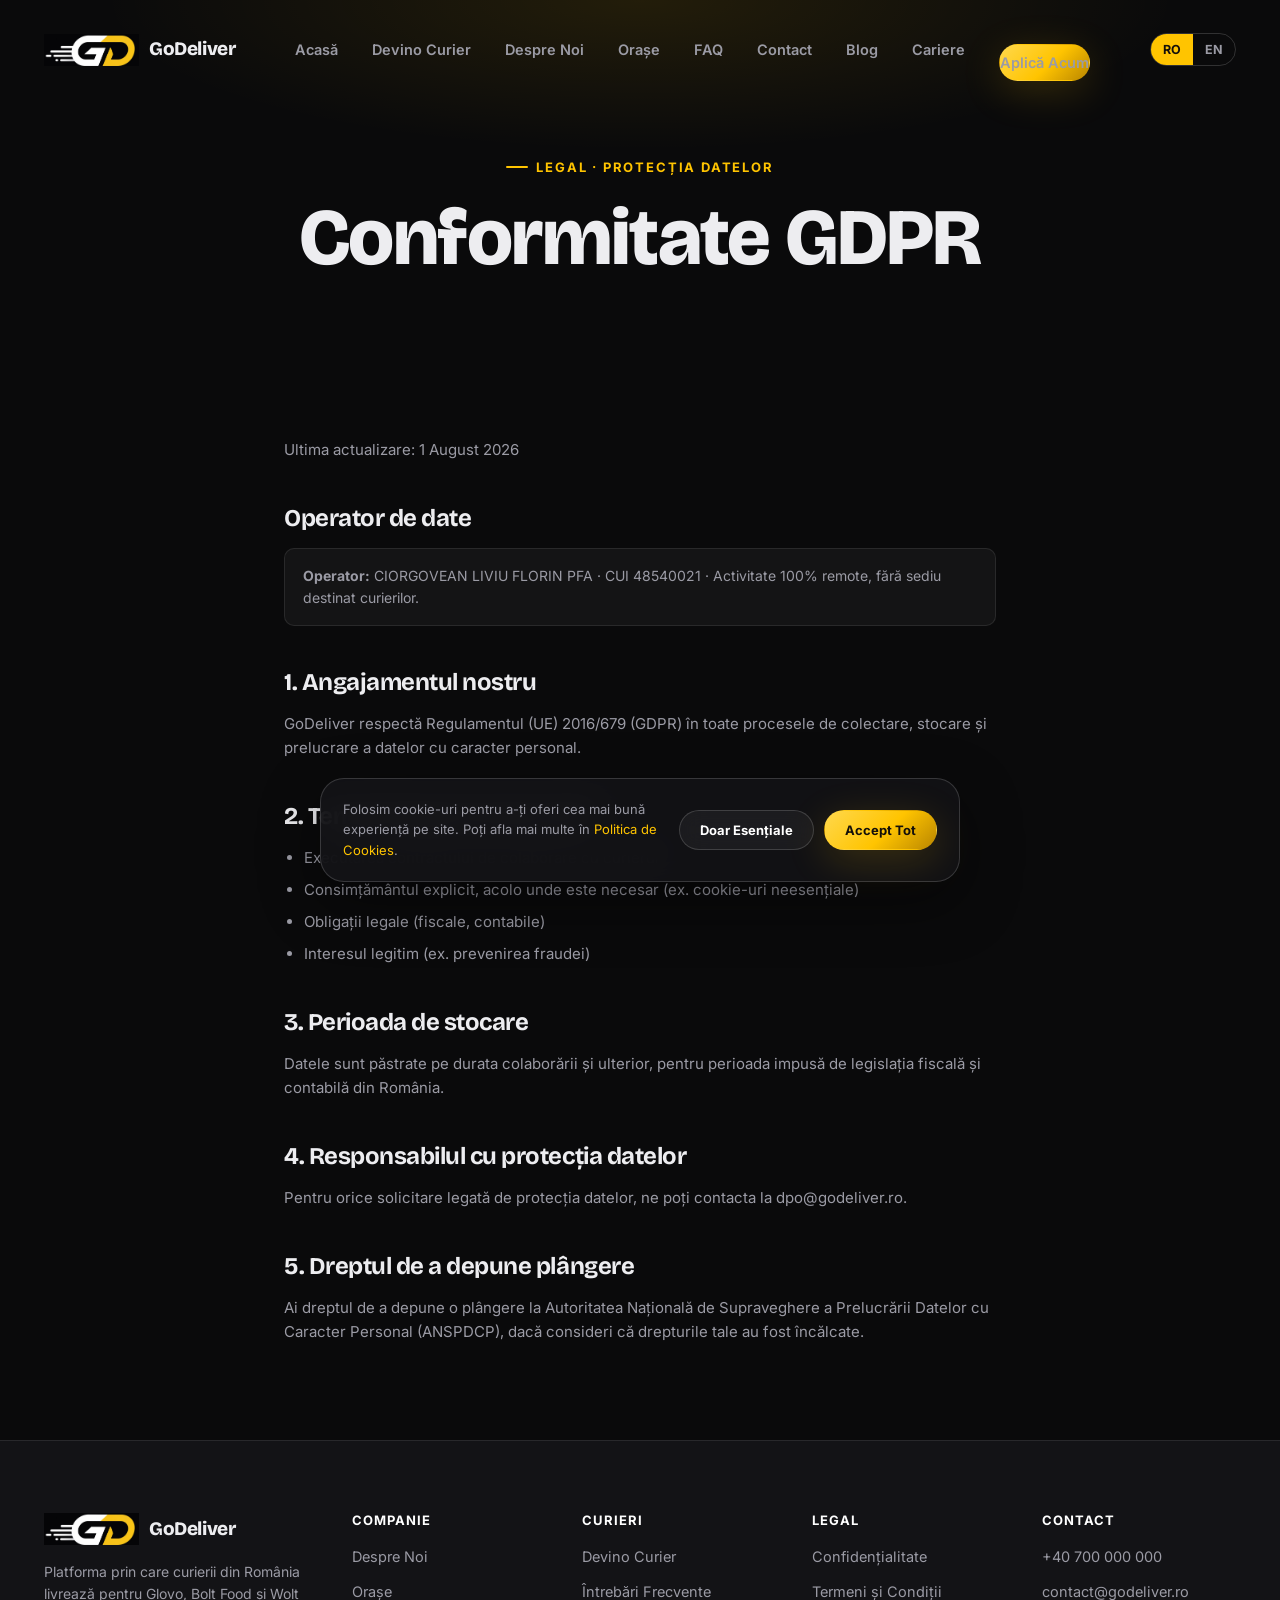
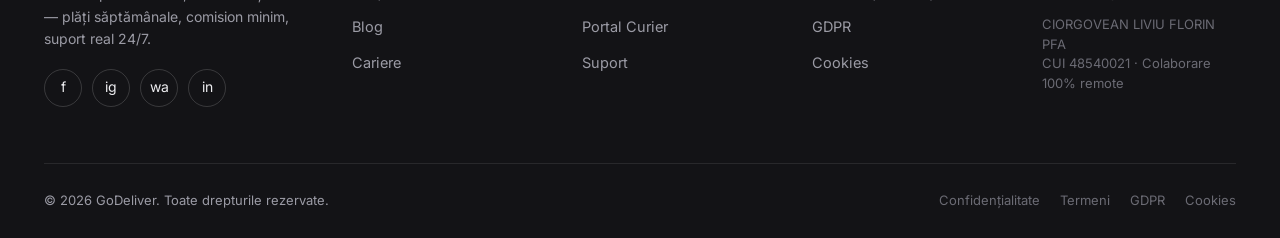
<file: gdpr.html>
<!DOCTYPE html>
<html lang="ro">
<head>
<meta charset="UTF-8">
<meta name="viewport" content="width=device-width, initial-scale=1.0">
<title>Conformitate GDPR — GoDeliver</title>
<meta name="description" content="Cum respectă GoDeliver Regulamentul General privind Protecția Datelor (GDPR) în relația cu curierii și vizitatorii.">
<meta name="robots" content="index, follow">
<link rel="canonical" href="https://godeliver.ro/gdpr.html">
<meta property="og:title" content="Conformitate GDPR — GoDeliver">
<meta property="og:description" content="Cum respectă GoDeliver Regulamentul General privind Protecția Datelor (GDPR) în relația cu curierii și vizitatorii.">
<meta property="og:type" content="website">
<meta property="og:image" content="assets/images/logo-full.png">
<meta name="twitter:card" content="summary_large_image">
<link rel="icon" type="image/png" href="assets/images/logo-icon.png">
<link rel="stylesheet" href="assets/css/style.css">

</head>
<body class="is-loading">
  <div class="preloader" id="preloader" aria-hidden="true">
    <div class="preloader-inner">
      <div class="preloader-road">
        <svg class="preloader-scooter" viewBox="0 0 240 140" xmlns="http://www.w3.org/2000/svg">
          <g class="speed-trails">
            <rect x="0" y="46" width="46" height="4" rx="2" fill="#FFC400" opacity="0.85"/>
            <rect x="0" y="60" width="30" height="4" rx="2" fill="#FFC400" opacity="0.55"/>
            <rect x="0" y="74" width="18" height="4" rx="2" fill="#FFC400" opacity="0.3"/>
          </g>
          <g transform="translate(50,0)">
            <path d="M60 96 C58 80, 70 70, 86 70 L118 70 C126 70, 130 64, 138 64 L150 64" fill="none" stroke="#EDEDF0" stroke-width="6" stroke-linecap="round"/>
            <path d="M150 64 L158 46" stroke="#EDEDF0" stroke-width="6" stroke-linecap="round"/>
            <rect x="86" y="52" width="34" height="16" rx="8" fill="#FFC400"/>
            <circle cx="112" cy="46" r="10" fill="#EDEDF0"/>
            <path d="M108 40 Q112 30 120 32" stroke="#EDEDF0" stroke-width="5" stroke-linecap="round" fill="none"/>
            <g class="wheel" style="transform-origin:64px 96px;"><circle cx="64" cy="96" r="18" fill="none" stroke="#EDEDF0" stroke-width="5"/><circle cx="64" cy="96" r="3" fill="#EDEDF0"/><line x1="64" y1="80" x2="64" y2="112" stroke="#EDEDF0" stroke-width="2"/><line x1="48" y1="96" x2="80" y2="96" stroke="#EDEDF0" stroke-width="2"/></g>
            <g class="wheel" style="transform-origin:150px 96px;"><circle cx="150" cy="96" r="18" fill="none" stroke="#EDEDF0" stroke-width="5"/><circle cx="150" cy="96" r="3" fill="#EDEDF0"/><line x1="150" y1="80" x2="150" y2="112" stroke="#EDEDF0" stroke-width="2"/><line x1="134" y1="96" x2="166" y2="96" stroke="#EDEDF0" stroke-width="2"/></g>
          </g>
        </svg>
      </div>
      <div class="preloader-brand">
        <span>Go</span><span class="accent">Deliver</span>
      </div>
    </div>
  </div>

  <header class="site-header" id="siteHeader">
    <div class="container">
      <a href="index.html" class="brand">
        <img src="assets/images/logo-icon.png" alt="GoDeliver logo">
        <span>GoDeliver</span>
      </a>
      <nav class="nav-main" id="navMain">
        <ul style="display:flex;flex-direction:inherit;gap:inherit;align-items:inherit;list-style:none;padding:0;margin:0;">
          <li><a href="index.html">Acasă</a></li>
          <li><a href="devino-curier.html">Devino Curier</a></li>
          <li><a href="despre-noi.html">Despre Noi</a></li>
          <li><a href="orase.html">Orașe</a></li>
          <li><a href="intrebari-frecvente.html">FAQ</a></li>
          <li><a href="contact.html">Contact</a></li>
          <li><a href="blog.html">Blog</a></li>
          <li><a href="cariere.html">Cariere</a></li>
        </ul>
        <div class="header-actions" style="margin-top:26px;display:flex;">
          <a href="devino-curier.html" class="btn btn-primary btn-sm">Aplică Acum</a>
        </div>
      </nav>
      <div class="header-actions">
        <div class="lang-switch">
          <button class="active" type="button" data-lang="ro">RO</button>
          <button type="button" data-lang="en">EN</button>
        </div>
        <a href="devino-curier.html" class="btn btn-primary btn-sm" style="display:none" id="headerCta">Aplică Acum</a>
        <button class="nav-toggle" id="navToggle" aria-label="Deschide meniul">
          <span></span><span></span><span></span>
        </button>
      </div>
    </div>
  </header>


<main>
  <section class="page-hero" style="padding:150px 0 60px;">
    <div class="container">
      <div class="eyebrow">Legal · Protecția Datelor</div>
      <h1>Conformitate GDPR</h1>
    </div>
  </section>
  <section class="section-tight">
    <div class="container legal-content reveal">
      <p class="legal-updated">Ultima actualizare: 1 August 2026</p>
      <h2>Operator de date</h2>
<p style="background:var(--surface-glass);border:1px solid var(--border);border-radius:var(--radius-sm);padding:16px 18px;font-size:14px;"><strong>Operator:</strong> CIORGOVEAN LIVIU FLORIN PFA · CUI 48540021 · Activitate 100% remote, fără sediu destinat curierilor.</p>
<h2>1. Angajamentul nostru</h2>
<p>GoDeliver respectă Regulamentul (UE) 2016/679 (GDPR) în toate procesele de colectare, stocare și prelucrare a datelor cu caracter personal.</p>
<h2>2. Temeiul legal al prelucrării</h2>
<ul><li>Executarea contractului de colaborare cu curierul</li><li>Consimțământul explicit, acolo unde este necesar (ex. cookie-uri neesențiale)</li><li>Obligații legale (fiscale, contabile)</li><li>Interesul legitim (ex. prevenirea fraudei)</li></ul>
<h2>3. Perioada de stocare</h2>
<p>Datele sunt păstrate pe durata colaborării și ulterior, pentru perioada impusă de legislația fiscală și contabilă din România.</p>
<h2>4. Responsabilul cu protecția datelor</h2>
<p>Pentru orice solicitare legată de protecția datelor, ne poți contacta la dpo@godeliver.ro.</p>
<h2>5. Dreptul de a depune plângere</h2>
<p>Ai dreptul de a depune o plângere la Autoritatea Națională de Supraveghere a Prelucrării Datelor cu Caracter Personal (ANSPDCP), dacă consideri că drepturile tale au fost încălcate.</p>

    </div>
  </section>
</main>

  <footer class="site-footer">
    <div class="container">
      <div class="footer-grid">
        <div class="footer-brand">
          <a href="index.html" class="brand" style="margin-bottom:16px;">
            <img src="assets/images/logo-icon.png" alt="GoDeliver logo">
            <span>GoDeliver</span>
          </a>
          <p>Platforma prin care curierii din România livrează pentru Glovo, Bolt Food și Wolt — plăți săptămânale, comision minim, suport real 24/7.</p>
          <div class="footer-social">
            <a href="https://facebook.com" target="_blank" rel="noopener" aria-label="Facebook">f</a>
            <a href="https://instagram.com" target="_blank" rel="noopener" aria-label="Instagram">ig</a>
            <a href="https://wa.me/40700000000" target="_blank" rel="noopener" aria-label="WhatsApp">wa</a>
            <a href="https://linkedin.com" target="_blank" rel="noopener" aria-label="LinkedIn">in</a>
          </div>
        </div>
        <div class="footer-col">
          <h4>Companie</h4>
          <a href="despre-noi.html">Despre Noi</a>
          <a href="orase.html">Orașe</a>
          <a href="blog.html">Blog</a>
          <a href="cariere.html">Cariere</a>
        </div>
        <div class="footer-col">
          <h4>Curieri</h4>
          <a href="devino-curier.html">Devino Curier</a>
          <a href="intrebari-frecvente.html">Întrebări Frecvente</a>
          <a href="portal/login.php">Portal Curier</a>
          <a href="contact.html">Suport</a>
        </div>
        <div class="footer-col">
          <h4>Legal</h4>
          <a href="confidentialitate.html">Confidențialitate</a>
          <a href="termeni.html">Termeni și Condiții</a>
          <a href="gdpr.html">GDPR</a>
          <a href="cookies.html">Cookies</a>
        </div>
        <div class="footer-col">
          <h4>Contact</h4>
          <a href="tel:+40700000000">+40 700 000 000</a>
          <a href="mailto:contact@godeliver.ro">contact@godeliver.ro</a>
          <span style="display:block;font-size:13px;color:var(--text-muted);line-height:1.5;">CIORGOVEAN LIVIU FLORIN PFA<br>CUI 48540021 · Colaborare 100% remote</span>
        </div>
      </div>
      <div class="footer-bottom">
        <p>© <span data-year></span> GoDeliver. Toate drepturile rezervate.</p>
        <div class="footer-legal">
          <a href="confidentialitate.html">Confidențialitate</a>
          <a href="termeni.html">Termeni</a>
          <a href="gdpr.html">GDPR</a>
          <a href="cookies.html">Cookies</a>
        </div>
      </div>
    </div>
  </footer>

  <div class="cookie-banner">
    <p>Folosim cookie-uri pentru a-ți oferi cea mai bună experiență pe site. Poți afla mai multe în <a href="cookies.html" style="color:var(--gold)">Politica de Cookies</a>.</p>
    <div class="cookie-actions">
      <button class="btn btn-ghost btn-sm" type="button" data-cookie="essential">Doar Esențiale</button>
      <button class="btn btn-primary btn-sm" type="button" data-cookie="all">Accept Tot</button>
    </div>
  </div>
  <button class="back-to-top" aria-label="Înapoi sus">↑</button>

<script src="assets/js/main.js"></script>

</body>
</html>
</file>
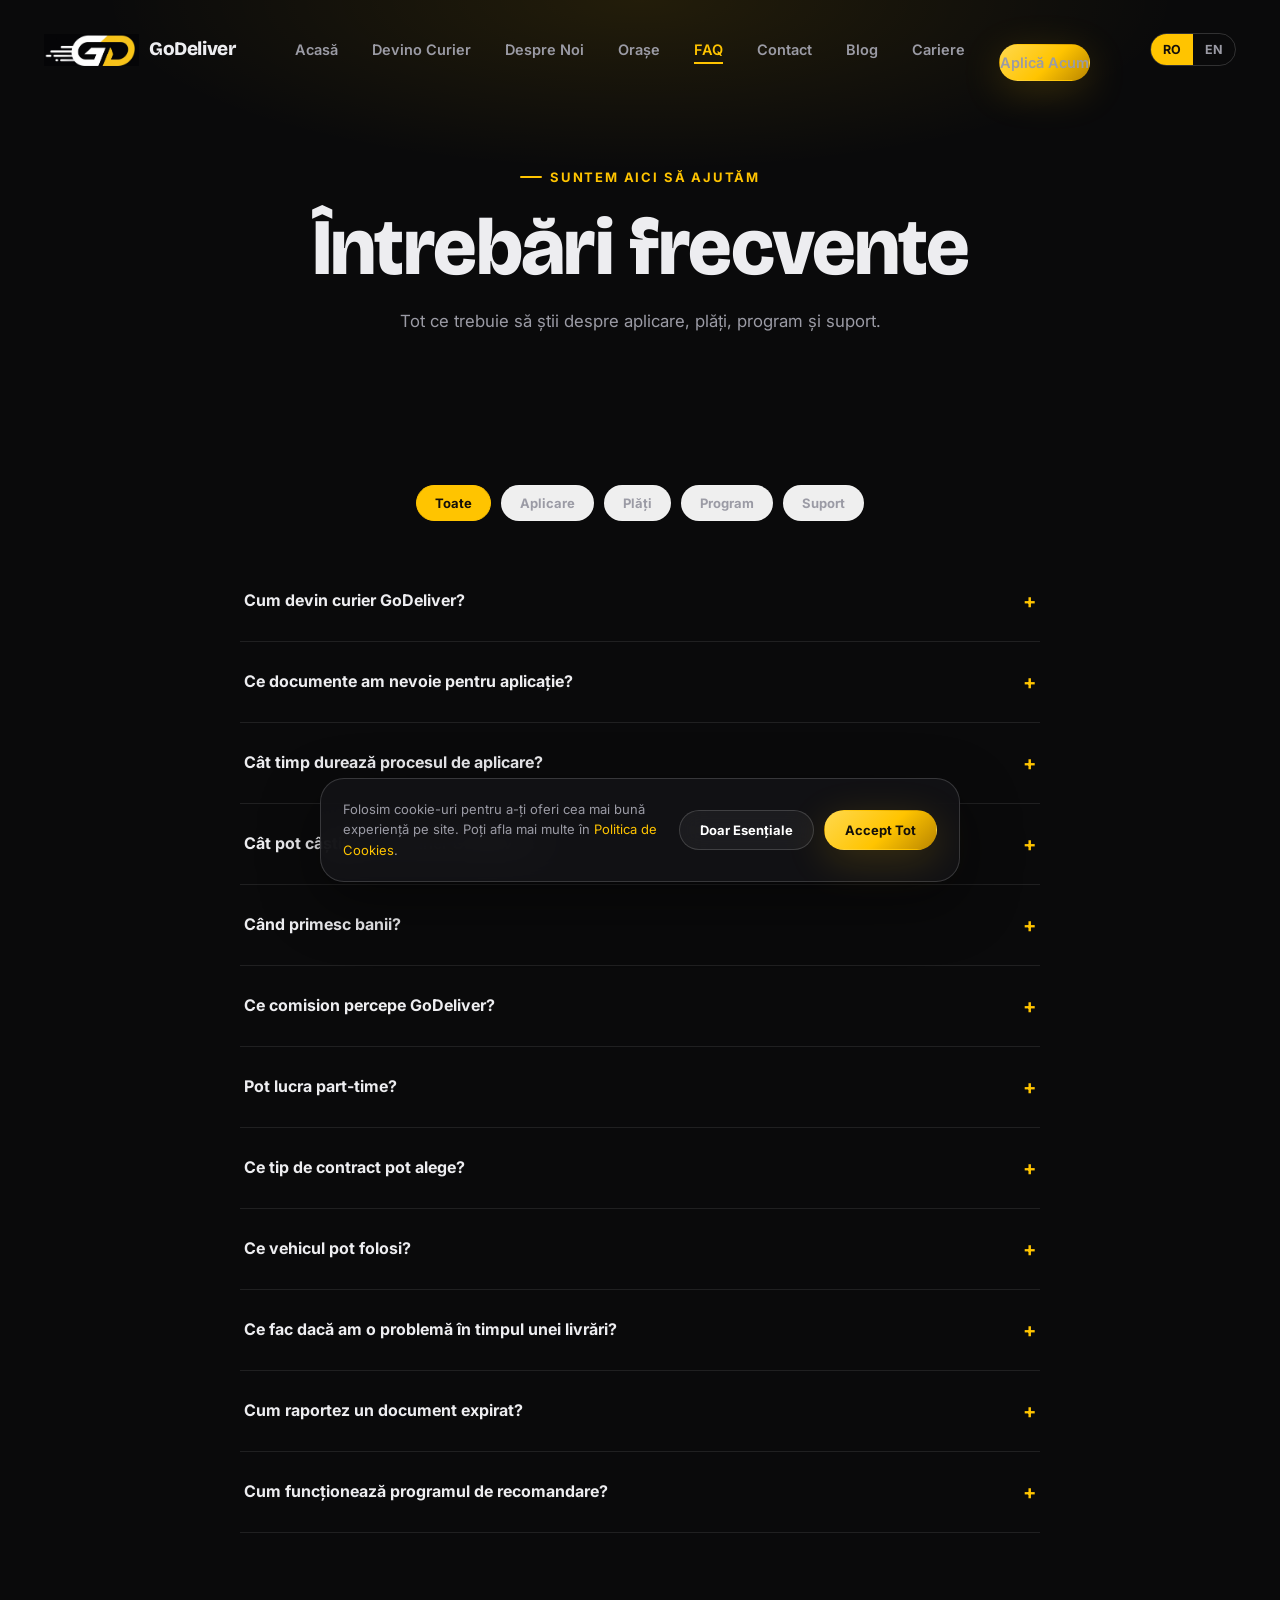
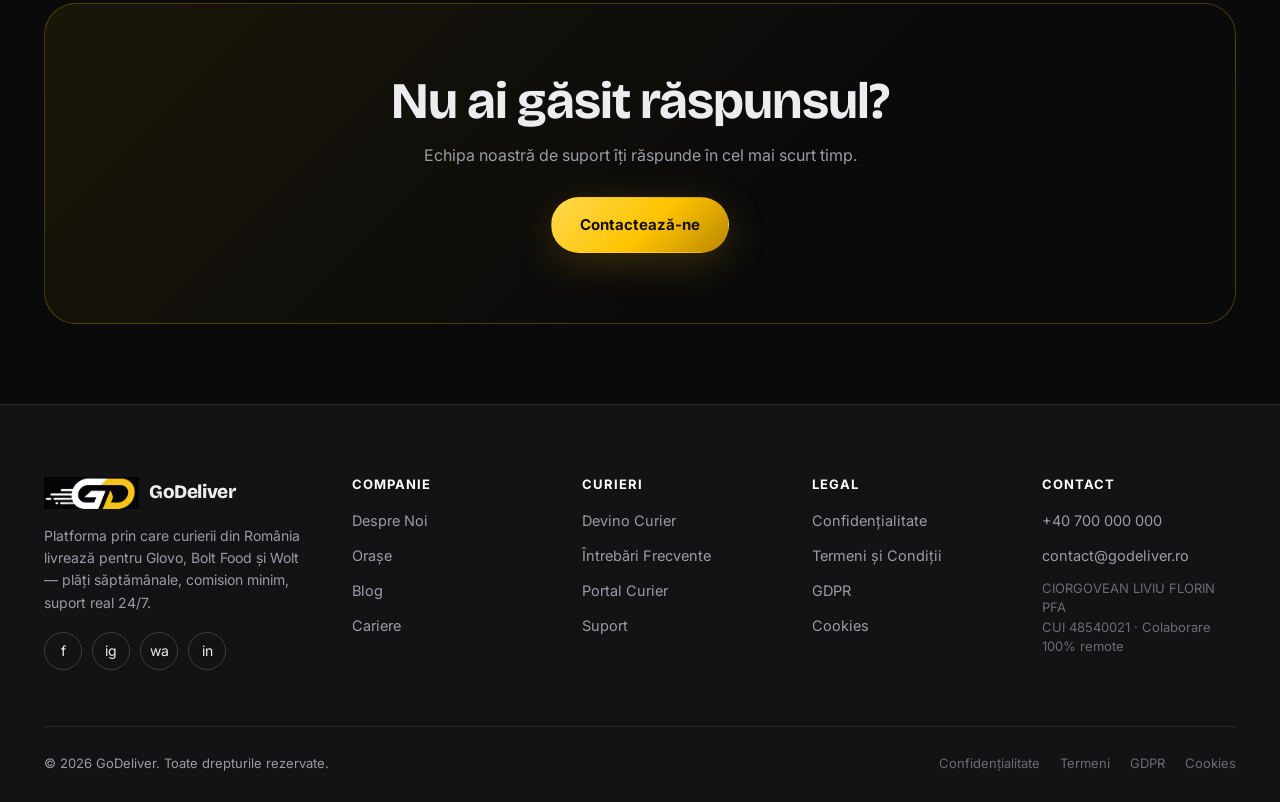
<file: intrebari-frecvente.html>
<!DOCTYPE html>
<html lang="ro">
<head>
<meta charset="UTF-8">
<meta name="viewport" content="width=device-width, initial-scale=1.0">
<title>Întrebări Frecvente — GoDeliver</title>
<meta name="description" content="Găsește răspunsuri la cele mai frecvente întrebări despre aplicare, plăți, program și suport la GoDeliver.">
<meta name="robots" content="index, follow">
<link rel="canonical" href="https://godeliver.ro/intrebari-frecvente.html">
<meta property="og:title" content="Întrebări Frecvente — GoDeliver">
<meta property="og:description" content="Găsește răspunsuri la cele mai frecvente întrebări despre aplicare, plăți, program și suport la GoDeliver.">
<meta property="og:type" content="website">
<meta property="og:image" content="assets/images/logo-full.png">
<meta name="twitter:card" content="summary_large_image">
<link rel="icon" type="image/png" href="assets/images/logo-icon.png">
<link rel="stylesheet" href="assets/css/style.css">

</head>
<body class="is-loading">
  <div class="preloader" id="preloader" aria-hidden="true">
    <div class="preloader-inner">
      <div class="preloader-road">
        <svg class="preloader-scooter" viewBox="0 0 240 140" xmlns="http://www.w3.org/2000/svg">
          <g class="speed-trails">
            <rect x="0" y="46" width="46" height="4" rx="2" fill="#FFC400" opacity="0.85"/>
            <rect x="0" y="60" width="30" height="4" rx="2" fill="#FFC400" opacity="0.55"/>
            <rect x="0" y="74" width="18" height="4" rx="2" fill="#FFC400" opacity="0.3"/>
          </g>
          <g transform="translate(50,0)">
            <path d="M60 96 C58 80, 70 70, 86 70 L118 70 C126 70, 130 64, 138 64 L150 64" fill="none" stroke="#EDEDF0" stroke-width="6" stroke-linecap="round"/>
            <path d="M150 64 L158 46" stroke="#EDEDF0" stroke-width="6" stroke-linecap="round"/>
            <rect x="86" y="52" width="34" height="16" rx="8" fill="#FFC400"/>
            <circle cx="112" cy="46" r="10" fill="#EDEDF0"/>
            <path d="M108 40 Q112 30 120 32" stroke="#EDEDF0" stroke-width="5" stroke-linecap="round" fill="none"/>
            <g class="wheel" style="transform-origin:64px 96px;"><circle cx="64" cy="96" r="18" fill="none" stroke="#EDEDF0" stroke-width="5"/><circle cx="64" cy="96" r="3" fill="#EDEDF0"/><line x1="64" y1="80" x2="64" y2="112" stroke="#EDEDF0" stroke-width="2"/><line x1="48" y1="96" x2="80" y2="96" stroke="#EDEDF0" stroke-width="2"/></g>
            <g class="wheel" style="transform-origin:150px 96px;"><circle cx="150" cy="96" r="18" fill="none" stroke="#EDEDF0" stroke-width="5"/><circle cx="150" cy="96" r="3" fill="#EDEDF0"/><line x1="150" y1="80" x2="150" y2="112" stroke="#EDEDF0" stroke-width="2"/><line x1="134" y1="96" x2="166" y2="96" stroke="#EDEDF0" stroke-width="2"/></g>
          </g>
        </svg>
      </div>
      <div class="preloader-brand">
        <span>Go</span><span class="accent">Deliver</span>
      </div>
    </div>
  </div>

  <header class="site-header" id="siteHeader">
    <div class="container">
      <a href="index.html" class="brand">
        <img src="assets/images/logo-icon.png" alt="GoDeliver logo">
        <span>GoDeliver</span>
      </a>
      <nav class="nav-main" id="navMain">
        <ul style="display:flex;flex-direction:inherit;gap:inherit;align-items:inherit;list-style:none;padding:0;margin:0;">
          <li><a href="index.html">Acasă</a></li>
          <li><a href="devino-curier.html">Devino Curier</a></li>
          <li><a href="despre-noi.html">Despre Noi</a></li>
          <li><a href="orase.html">Orașe</a></li>
          <li><a href="intrebari-frecvente.html" class="active">FAQ</a></li>
          <li><a href="contact.html">Contact</a></li>
          <li><a href="blog.html">Blog</a></li>
          <li><a href="cariere.html">Cariere</a></li>
        </ul>
        <div class="header-actions" style="margin-top:26px;display:flex;">
          <a href="devino-curier.html" class="btn btn-primary btn-sm">Aplică Acum</a>
        </div>
      </nav>
      <div class="header-actions">
        <div class="lang-switch">
          <button class="active" type="button" data-lang="ro">RO</button>
          <button type="button" data-lang="en">EN</button>
        </div>
        <a href="devino-curier.html" class="btn btn-primary btn-sm" style="display:none" id="headerCta">Aplică Acum</a>
        <button class="nav-toggle" id="navToggle" aria-label="Deschide meniul">
          <span></span><span></span><span></span>
        </button>
      </div>
    </div>
  </header>


<main>
  <section class="page-hero">
    <div class="container">
      <div class="eyebrow">Suntem aici să ajutăm</div>
      <h1>Întrebări frecvente</h1>
      <p>Tot ce trebuie să știi despre aplicare, plăți, program și suport.</p>
    </div>
  </section>
  <section class="section-tight">
    <div class="container">
      <div class="faq-tabs"><button class="faq-tab active" data-cat="all">Toate</button><button class="faq-tab" data-cat="aplicare">Aplicare</button><button class="faq-tab" data-cat="plati">Plăți</button><button class="faq-tab" data-cat="program">Program</button><button class="faq-tab" data-cat="suport">Suport</button></div>
      <div class="faq-list">
        <div class="faq-item" data-cat="aplicare">
      <div class="faq-q"><span>Cum devin curier GoDeliver?</span><span class="plus">+</span></div>
      <div class="faq-a"><p>Completezi formularul de aplicație online din pagina „Devino Curier”, încarci documentele necesare, semnezi contractul electronic și, după validare, contul tău este activat în maximum 48 de ore.</p></div>
    </div>
<div class="faq-item" data-cat="aplicare">
      <div class="faq-q"><span>Ce documente am nevoie pentru aplicație?</span><span class="plus">+</span></div>
      <div class="faq-a"><p>Ai nevoie de carte de identitate, permis de conducere (dacă livrezi cu scuter sau mașină), talon și asigurare vehicul, IBAN și un selfie cu actul de identitate.</p></div>
    </div>
<div class="faq-item" data-cat="aplicare">
      <div class="faq-q"><span>Cât timp durează procesul de aplicare?</span><span class="plus">+</span></div>
      <div class="faq-a"><p>În medie, între 24 și 48 de ore de la trimiterea aplicației complete, cu toate documentele încărcate corect.</p></div>
    </div>
<div class="faq-item" data-cat="plati">
      <div class="faq-q"><span>Cât pot câștiga ca și curier GoDeliver?</span><span class="plus">+</span></div>
      <div class="faq-a"><p>Câștigurile depind de oraș, platformă, vehicul și numărul de ore lucrate. Folosește calculatorul de pe pagina principală pentru o estimare personalizată.</p></div>
    </div>
<div class="faq-item" data-cat="plati">
      <div class="faq-q"><span>Când primesc banii?</span><span class="plus">+</span></div>
      <div class="faq-a"><p>Plățile se fac săptămânal, direct în contul bancar declarat în aplicație. Poți urmări istoricul plăților din portalul de curier.</p></div>
    </div>
<div class="faq-item" data-cat="plati">
      <div class="faq-q"><span>Ce comision percepe GoDeliver?</span><span class="plus">+</span></div>
      <div class="faq-a"><p>Avem cel mai mic comision din piață — detaliile exacte, în funcție de platformă și tip de contract, se regăsesc în contractul tău.</p></div>
    </div>
<div class="faq-item" data-cat="program">
      <div class="faq-q"><span>Pot lucra part-time?</span><span class="plus">+</span></div>
      <div class="faq-a"><p>Da. Programul este complet flexibil — alegi tu câte ore și în ce zile livrezi, fără un minim obligatoriu.</p></div>
    </div>
<div class="faq-item" data-cat="program">
      <div class="faq-q"><span>Ce tip de contract pot alege?</span><span class="plus">+</span></div>
      <div class="faq-a"><p>Poți opta pentru contract de muncă, colaborare ca PFA, colaborare prin SRL propriu sau contract de colaborare simplă — alegi ce ți se potrivește la pasul 3 din aplicație.</p></div>
    </div>
<div class="faq-item" data-cat="program">
      <div class="faq-q"><span>Ce vehicul pot folosi?</span><span class="plus">+</span></div>
      <div class="faq-a"><p>Bicicletă, scuter/moped sau mașină — depinde de platformă și oraș. Îți recomandăm opțiunea potrivită în funcție de zona în care livrezi.</p></div>
    </div>
<div class="faq-item" data-cat="suport">
      <div class="faq-q"><span>Ce fac dacă am o problemă în timpul unei livrări?</span><span class="plus">+</span></div>
      <div class="faq-a"><p>Contactezi echipa de suport GoDeliver prin telefon, WhatsApp sau ticket din portalul de curier — suntem disponibili 24/7.</p></div>
    </div>
<div class="faq-item" data-cat="suport">
      <div class="faq-q"><span>Cum raportez un document expirat?</span><span class="plus">+</span></div>
      <div class="faq-a"><p>Sistemul te notifică automat cu 30 de zile înainte de expirarea unui document. Poți încărca noul document direct din portalul tău.</p></div>
    </div>
<div class="faq-item" data-cat="suport">
      <div class="faq-q"><span>Cum funcționează programul de recomandare?</span><span class="plus">+</span></div>
      <div class="faq-a"><p>Primești un cod unic de referral. Pentru fiecare prieten pe care îl recomanzi și care devine curier activ, primești un bonus în contul tău.</p></div>
    </div>

      </div>
      <div class="cta-banner reveal" style="margin-top:70px;">
        <h2>Nu ai găsit răspunsul?</h2>
        <p>Echipa noastră de suport îți răspunde în cel mai scurt timp.</p>
        <div class="cta-actions"><a href="contact.html" class="btn btn-primary">Contactează-ne</a></div>
      </div>
    </div>
  </section>
</main>

  <footer class="site-footer">
    <div class="container">
      <div class="footer-grid">
        <div class="footer-brand">
          <a href="index.html" class="brand" style="margin-bottom:16px;">
            <img src="assets/images/logo-icon.png" alt="GoDeliver logo">
            <span>GoDeliver</span>
          </a>
          <p>Platforma prin care curierii din România livrează pentru Glovo, Bolt Food și Wolt — plăți săptămânale, comision minim, suport real 24/7.</p>
          <div class="footer-social">
            <a href="https://facebook.com" target="_blank" rel="noopener" aria-label="Facebook">f</a>
            <a href="https://instagram.com" target="_blank" rel="noopener" aria-label="Instagram">ig</a>
            <a href="https://wa.me/40700000000" target="_blank" rel="noopener" aria-label="WhatsApp">wa</a>
            <a href="https://linkedin.com" target="_blank" rel="noopener" aria-label="LinkedIn">in</a>
          </div>
        </div>
        <div class="footer-col">
          <h4>Companie</h4>
          <a href="despre-noi.html">Despre Noi</a>
          <a href="orase.html">Orașe</a>
          <a href="blog.html">Blog</a>
          <a href="cariere.html">Cariere</a>
        </div>
        <div class="footer-col">
          <h4>Curieri</h4>
          <a href="devino-curier.html">Devino Curier</a>
          <a href="intrebari-frecvente.html">Întrebări Frecvente</a>
          <a href="portal/login.php">Portal Curier</a>
          <a href="contact.html">Suport</a>
        </div>
        <div class="footer-col">
          <h4>Legal</h4>
          <a href="confidentialitate.html">Confidențialitate</a>
          <a href="termeni.html">Termeni și Condiții</a>
          <a href="gdpr.html">GDPR</a>
          <a href="cookies.html">Cookies</a>
        </div>
        <div class="footer-col">
          <h4>Contact</h4>
          <a href="tel:+40700000000">+40 700 000 000</a>
          <a href="mailto:contact@godeliver.ro">contact@godeliver.ro</a>
          <span style="display:block;font-size:13px;color:var(--text-muted);line-height:1.5;">CIORGOVEAN LIVIU FLORIN PFA<br>CUI 48540021 · Colaborare 100% remote</span>
        </div>
      </div>
      <div class="footer-bottom">
        <p>© <span data-year></span> GoDeliver. Toate drepturile rezervate.</p>
        <div class="footer-legal">
          <a href="confidentialitate.html">Confidențialitate</a>
          <a href="termeni.html">Termeni</a>
          <a href="gdpr.html">GDPR</a>
          <a href="cookies.html">Cookies</a>
        </div>
      </div>
    </div>
  </footer>

  <div class="cookie-banner">
    <p>Folosim cookie-uri pentru a-ți oferi cea mai bună experiență pe site. Poți afla mai multe în <a href="cookies.html" style="color:var(--gold)">Politica de Cookies</a>.</p>
    <div class="cookie-actions">
      <button class="btn btn-ghost btn-sm" type="button" data-cookie="essential">Doar Esențiale</button>
      <button class="btn btn-primary btn-sm" type="button" data-cookie="all">Accept Tot</button>
    </div>
  </div>
  <button class="back-to-top" aria-label="Înapoi sus">↑</button>

<script src="assets/js/main.js"></script>

</body>
</html>
</file>
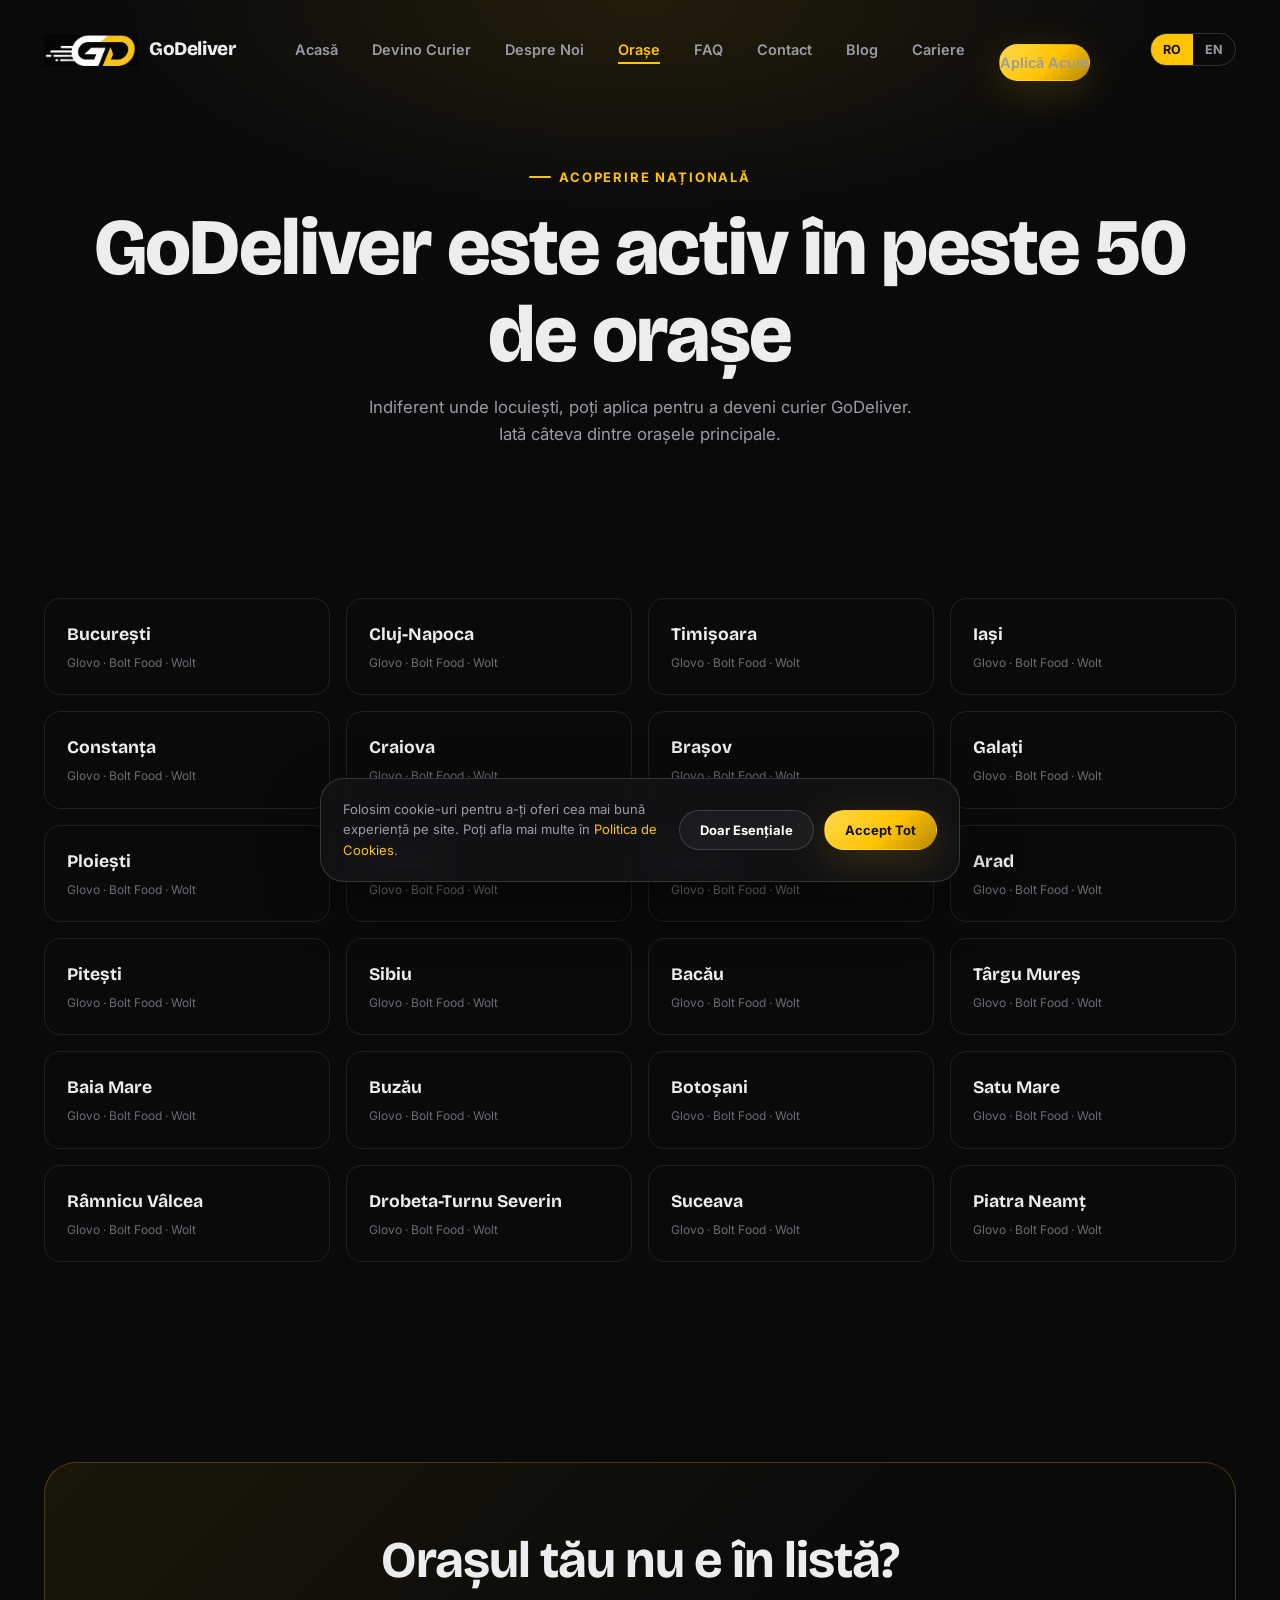
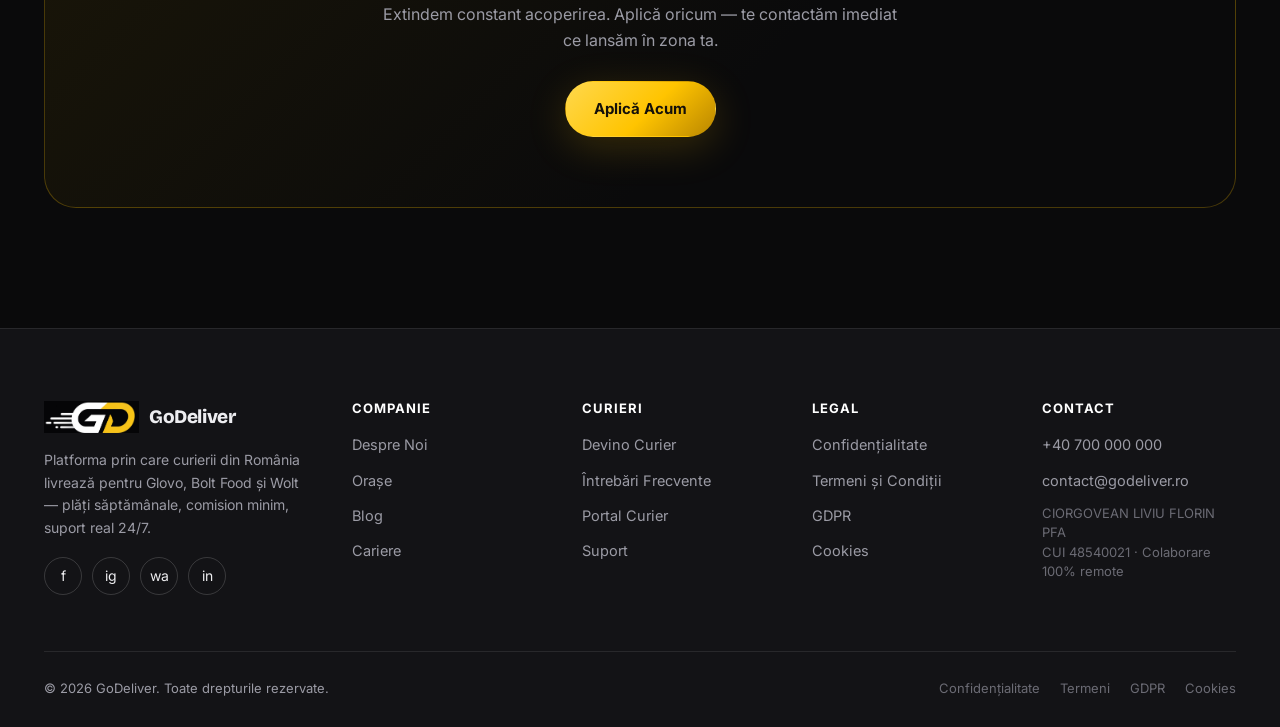
<file: orase.html>
<!DOCTYPE html>
<html lang="ro">
<head>
<meta charset="UTF-8">
<meta name="viewport" content="width=device-width, initial-scale=1.0">
<title>Orașe — GoDeliver</title>
<meta name="description" content="GoDeliver este activ în peste 50 de orașe din România. Vezi acoperirea națională și aplică pentru a deveni curier.">
<meta name="robots" content="index, follow">
<link rel="canonical" href="https://godeliver.ro/orase.html">
<meta property="og:title" content="Orașe — GoDeliver">
<meta property="og:description" content="GoDeliver este activ în peste 50 de orașe din România. Vezi acoperirea națională și aplică pentru a deveni curier.">
<meta property="og:type" content="website">
<meta property="og:image" content="assets/images/logo-full.png">
<meta name="twitter:card" content="summary_large_image">
<link rel="icon" type="image/png" href="assets/images/logo-icon.png">
<link rel="stylesheet" href="assets/css/style.css">

</head>
<body class="is-loading">
  <div class="preloader" id="preloader" aria-hidden="true">
    <div class="preloader-inner">
      <div class="preloader-road">
        <svg class="preloader-scooter" viewBox="0 0 240 140" xmlns="http://www.w3.org/2000/svg">
          <g class="speed-trails">
            <rect x="0" y="46" width="46" height="4" rx="2" fill="#FFC400" opacity="0.85"/>
            <rect x="0" y="60" width="30" height="4" rx="2" fill="#FFC400" opacity="0.55"/>
            <rect x="0" y="74" width="18" height="4" rx="2" fill="#FFC400" opacity="0.3"/>
          </g>
          <g transform="translate(50,0)">
            <path d="M60 96 C58 80, 70 70, 86 70 L118 70 C126 70, 130 64, 138 64 L150 64" fill="none" stroke="#EDEDF0" stroke-width="6" stroke-linecap="round"/>
            <path d="M150 64 L158 46" stroke="#EDEDF0" stroke-width="6" stroke-linecap="round"/>
            <rect x="86" y="52" width="34" height="16" rx="8" fill="#FFC400"/>
            <circle cx="112" cy="46" r="10" fill="#EDEDF0"/>
            <path d="M108 40 Q112 30 120 32" stroke="#EDEDF0" stroke-width="5" stroke-linecap="round" fill="none"/>
            <g class="wheel" style="transform-origin:64px 96px;"><circle cx="64" cy="96" r="18" fill="none" stroke="#EDEDF0" stroke-width="5"/><circle cx="64" cy="96" r="3" fill="#EDEDF0"/><line x1="64" y1="80" x2="64" y2="112" stroke="#EDEDF0" stroke-width="2"/><line x1="48" y1="96" x2="80" y2="96" stroke="#EDEDF0" stroke-width="2"/></g>
            <g class="wheel" style="transform-origin:150px 96px;"><circle cx="150" cy="96" r="18" fill="none" stroke="#EDEDF0" stroke-width="5"/><circle cx="150" cy="96" r="3" fill="#EDEDF0"/><line x1="150" y1="80" x2="150" y2="112" stroke="#EDEDF0" stroke-width="2"/><line x1="134" y1="96" x2="166" y2="96" stroke="#EDEDF0" stroke-width="2"/></g>
          </g>
        </svg>
      </div>
      <div class="preloader-brand">
        <span>Go</span><span class="accent">Deliver</span>
      </div>
    </div>
  </div>

  <header class="site-header" id="siteHeader">
    <div class="container">
      <a href="index.html" class="brand">
        <img src="assets/images/logo-icon.png" alt="GoDeliver logo">
        <span>GoDeliver</span>
      </a>
      <nav class="nav-main" id="navMain">
        <ul style="display:flex;flex-direction:inherit;gap:inherit;align-items:inherit;list-style:none;padding:0;margin:0;">
          <li><a href="index.html">Acasă</a></li>
          <li><a href="devino-curier.html">Devino Curier</a></li>
          <li><a href="despre-noi.html">Despre Noi</a></li>
          <li><a href="orase.html" class="active">Orașe</a></li>
          <li><a href="intrebari-frecvente.html">FAQ</a></li>
          <li><a href="contact.html">Contact</a></li>
          <li><a href="blog.html">Blog</a></li>
          <li><a href="cariere.html">Cariere</a></li>
        </ul>
        <div class="header-actions" style="margin-top:26px;display:flex;">
          <a href="devino-curier.html" class="btn btn-primary btn-sm">Aplică Acum</a>
        </div>
      </nav>
      <div class="header-actions">
        <div class="lang-switch">
          <button class="active" type="button" data-lang="ro">RO</button>
          <button type="button" data-lang="en">EN</button>
        </div>
        <a href="devino-curier.html" class="btn btn-primary btn-sm" style="display:none" id="headerCta">Aplică Acum</a>
        <button class="nav-toggle" id="navToggle" aria-label="Deschide meniul">
          <span></span><span></span><span></span>
        </button>
      </div>
    </div>
  </header>


<main>
  <section class="page-hero">
    <div class="container">
      <div class="eyebrow">Acoperire Națională</div>
      <h1>GoDeliver este activ în peste 50 de orașe</h1>
      <p>Indiferent unde locuiești, poți aplica pentru a deveni curier GoDeliver. Iată câteva dintre orașele principale.</p>
    </div>
  </section>
  <section class="section-tight">
    <div class="container">
      <div class="city-grid">
        <a href="devino-curier.html" class="city-card reveal"><b>București</b><span>Glovo · Bolt Food · Wolt</span></a>
<a href="devino-curier.html" class="city-card reveal"><b>Cluj-Napoca</b><span>Glovo · Bolt Food · Wolt</span></a>
<a href="devino-curier.html" class="city-card reveal"><b>Timișoara</b><span>Glovo · Bolt Food · Wolt</span></a>
<a href="devino-curier.html" class="city-card reveal"><b>Iași</b><span>Glovo · Bolt Food · Wolt</span></a>
<a href="devino-curier.html" class="city-card reveal"><b>Constanța</b><span>Glovo · Bolt Food · Wolt</span></a>
<a href="devino-curier.html" class="city-card reveal"><b>Craiova</b><span>Glovo · Bolt Food · Wolt</span></a>
<a href="devino-curier.html" class="city-card reveal"><b>Brașov</b><span>Glovo · Bolt Food · Wolt</span></a>
<a href="devino-curier.html" class="city-card reveal"><b>Galați</b><span>Glovo · Bolt Food · Wolt</span></a>
<a href="devino-curier.html" class="city-card reveal"><b>Ploiești</b><span>Glovo · Bolt Food · Wolt</span></a>
<a href="devino-curier.html" class="city-card reveal"><b>Oradea</b><span>Glovo · Bolt Food · Wolt</span></a>
<a href="devino-curier.html" class="city-card reveal"><b>Brăila</b><span>Glovo · Bolt Food · Wolt</span></a>
<a href="devino-curier.html" class="city-card reveal"><b>Arad</b><span>Glovo · Bolt Food · Wolt</span></a>
<a href="devino-curier.html" class="city-card reveal"><b>Pitești</b><span>Glovo · Bolt Food · Wolt</span></a>
<a href="devino-curier.html" class="city-card reveal"><b>Sibiu</b><span>Glovo · Bolt Food · Wolt</span></a>
<a href="devino-curier.html" class="city-card reveal"><b>Bacău</b><span>Glovo · Bolt Food · Wolt</span></a>
<a href="devino-curier.html" class="city-card reveal"><b>Târgu Mureș</b><span>Glovo · Bolt Food · Wolt</span></a>
<a href="devino-curier.html" class="city-card reveal"><b>Baia Mare</b><span>Glovo · Bolt Food · Wolt</span></a>
<a href="devino-curier.html" class="city-card reveal"><b>Buzău</b><span>Glovo · Bolt Food · Wolt</span></a>
<a href="devino-curier.html" class="city-card reveal"><b>Botoșani</b><span>Glovo · Bolt Food · Wolt</span></a>
<a href="devino-curier.html" class="city-card reveal"><b>Satu Mare</b><span>Glovo · Bolt Food · Wolt</span></a>
<a href="devino-curier.html" class="city-card reveal"><b>Râmnicu Vâlcea</b><span>Glovo · Bolt Food · Wolt</span></a>
<a href="devino-curier.html" class="city-card reveal"><b>Drobeta-Turnu Severin</b><span>Glovo · Bolt Food · Wolt</span></a>
<a href="devino-curier.html" class="city-card reveal"><b>Suceava</b><span>Glovo · Bolt Food · Wolt</span></a>
<a href="devino-curier.html" class="city-card reveal"><b>Piatra Neamț</b><span>Glovo · Bolt Food · Wolt</span></a>

      </div>
    </div>
  </section>
  <section class="section">
    <div class="container">
      <div class="cta-banner reveal">
        <h2>Orașul tău nu e în listă?</h2>
        <p>Extindem constant acoperirea. Aplică oricum — te contactăm imediat ce lansăm în zona ta.</p>
        <div class="cta-actions">
          <a href="devino-curier.html" class="btn btn-primary">Aplică Acum</a>
        </div>
      </div>
    </div>
  </section>
</main>

  <footer class="site-footer">
    <div class="container">
      <div class="footer-grid">
        <div class="footer-brand">
          <a href="index.html" class="brand" style="margin-bottom:16px;">
            <img src="assets/images/logo-icon.png" alt="GoDeliver logo">
            <span>GoDeliver</span>
          </a>
          <p>Platforma prin care curierii din România livrează pentru Glovo, Bolt Food și Wolt — plăți săptămânale, comision minim, suport real 24/7.</p>
          <div class="footer-social">
            <a href="https://facebook.com" target="_blank" rel="noopener" aria-label="Facebook">f</a>
            <a href="https://instagram.com" target="_blank" rel="noopener" aria-label="Instagram">ig</a>
            <a href="https://wa.me/40700000000" target="_blank" rel="noopener" aria-label="WhatsApp">wa</a>
            <a href="https://linkedin.com" target="_blank" rel="noopener" aria-label="LinkedIn">in</a>
          </div>
        </div>
        <div class="footer-col">
          <h4>Companie</h4>
          <a href="despre-noi.html">Despre Noi</a>
          <a href="orase.html">Orașe</a>
          <a href="blog.html">Blog</a>
          <a href="cariere.html">Cariere</a>
        </div>
        <div class="footer-col">
          <h4>Curieri</h4>
          <a href="devino-curier.html">Devino Curier</a>
          <a href="intrebari-frecvente.html">Întrebări Frecvente</a>
          <a href="portal/login.php">Portal Curier</a>
          <a href="contact.html">Suport</a>
        </div>
        <div class="footer-col">
          <h4>Legal</h4>
          <a href="confidentialitate.html">Confidențialitate</a>
          <a href="termeni.html">Termeni și Condiții</a>
          <a href="gdpr.html">GDPR</a>
          <a href="cookies.html">Cookies</a>
        </div>
        <div class="footer-col">
          <h4>Contact</h4>
          <a href="tel:+40700000000">+40 700 000 000</a>
          <a href="mailto:contact@godeliver.ro">contact@godeliver.ro</a>
          <span style="display:block;font-size:13px;color:var(--text-muted);line-height:1.5;">CIORGOVEAN LIVIU FLORIN PFA<br>CUI 48540021 · Colaborare 100% remote</span>
        </div>
      </div>
      <div class="footer-bottom">
        <p>© <span data-year></span> GoDeliver. Toate drepturile rezervate.</p>
        <div class="footer-legal">
          <a href="confidentialitate.html">Confidențialitate</a>
          <a href="termeni.html">Termeni</a>
          <a href="gdpr.html">GDPR</a>
          <a href="cookies.html">Cookies</a>
        </div>
      </div>
    </div>
  </footer>

  <div class="cookie-banner">
    <p>Folosim cookie-uri pentru a-ți oferi cea mai bună experiență pe site. Poți afla mai multe în <a href="cookies.html" style="color:var(--gold)">Politica de Cookies</a>.</p>
    <div class="cookie-actions">
      <button class="btn btn-ghost btn-sm" type="button" data-cookie="essential">Doar Esențiale</button>
      <button class="btn btn-primary btn-sm" type="button" data-cookie="all">Accept Tot</button>
    </div>
  </div>
  <button class="back-to-top" aria-label="Înapoi sus">↑</button>

<script src="assets/js/main.js"></script>

</body>
</html>
</file>
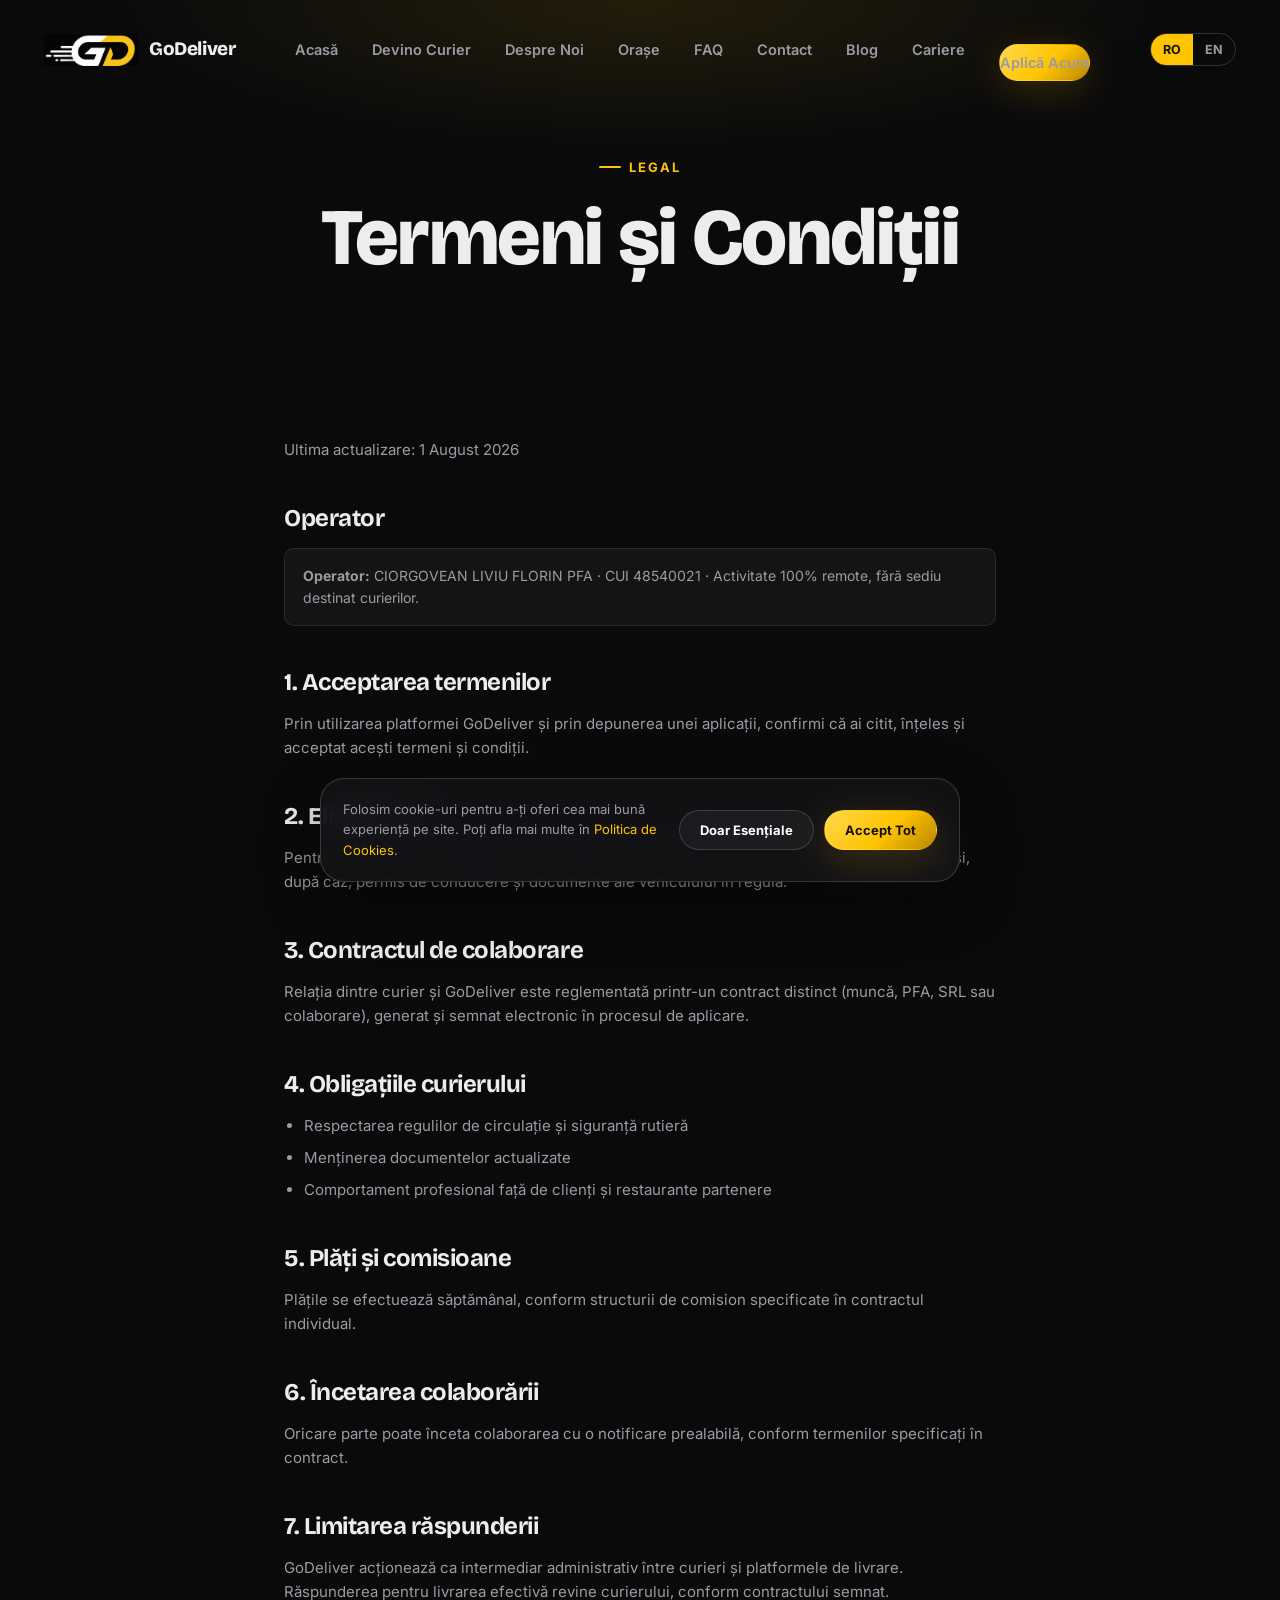
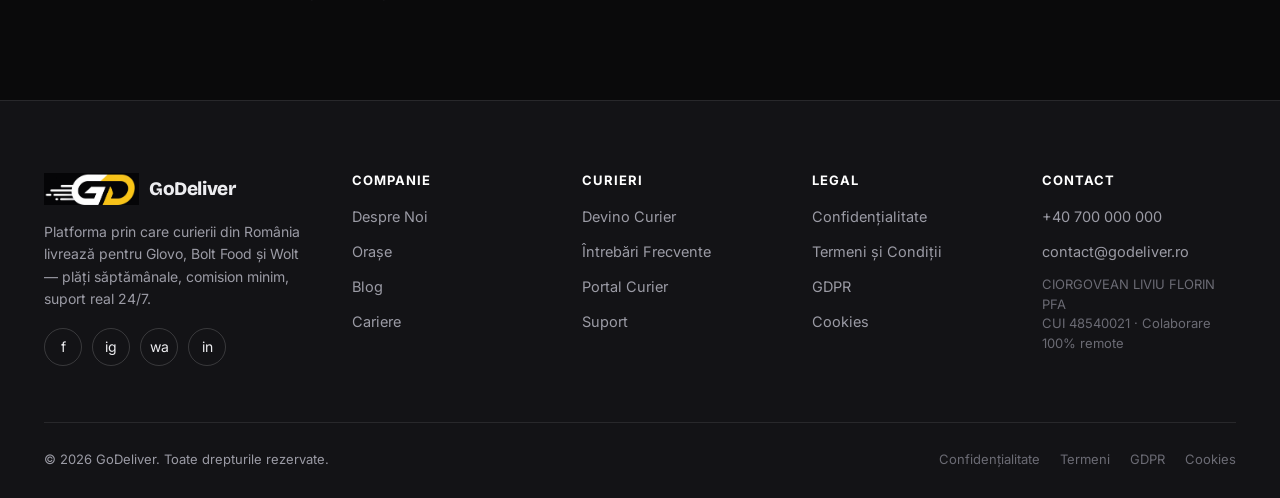
<file: termeni.html>
<!DOCTYPE html>
<html lang="ro">
<head>
<meta charset="UTF-8">
<meta name="viewport" content="width=device-width, initial-scale=1.0">
<title>Termeni și Condiții — GoDeliver</title>
<meta name="description" content="Termenii și condițiile de utilizare a platformei GoDeliver pentru curieri și vizitatori.">
<meta name="robots" content="index, follow">
<link rel="canonical" href="https://godeliver.ro/termeni.html">
<meta property="og:title" content="Termeni și Condiții — GoDeliver">
<meta property="og:description" content="Termenii și condițiile de utilizare a platformei GoDeliver pentru curieri și vizitatori.">
<meta property="og:type" content="website">
<meta property="og:image" content="assets/images/logo-full.png">
<meta name="twitter:card" content="summary_large_image">
<link rel="icon" type="image/png" href="assets/images/logo-icon.png">
<link rel="stylesheet" href="assets/css/style.css">

</head>
<body class="is-loading">
  <div class="preloader" id="preloader" aria-hidden="true">
    <div class="preloader-inner">
      <div class="preloader-road">
        <svg class="preloader-scooter" viewBox="0 0 240 140" xmlns="http://www.w3.org/2000/svg">
          <g class="speed-trails">
            <rect x="0" y="46" width="46" height="4" rx="2" fill="#FFC400" opacity="0.85"/>
            <rect x="0" y="60" width="30" height="4" rx="2" fill="#FFC400" opacity="0.55"/>
            <rect x="0" y="74" width="18" height="4" rx="2" fill="#FFC400" opacity="0.3"/>
          </g>
          <g transform="translate(50,0)">
            <path d="M60 96 C58 80, 70 70, 86 70 L118 70 C126 70, 130 64, 138 64 L150 64" fill="none" stroke="#EDEDF0" stroke-width="6" stroke-linecap="round"/>
            <path d="M150 64 L158 46" stroke="#EDEDF0" stroke-width="6" stroke-linecap="round"/>
            <rect x="86" y="52" width="34" height="16" rx="8" fill="#FFC400"/>
            <circle cx="112" cy="46" r="10" fill="#EDEDF0"/>
            <path d="M108 40 Q112 30 120 32" stroke="#EDEDF0" stroke-width="5" stroke-linecap="round" fill="none"/>
            <g class="wheel" style="transform-origin:64px 96px;"><circle cx="64" cy="96" r="18" fill="none" stroke="#EDEDF0" stroke-width="5"/><circle cx="64" cy="96" r="3" fill="#EDEDF0"/><line x1="64" y1="80" x2="64" y2="112" stroke="#EDEDF0" stroke-width="2"/><line x1="48" y1="96" x2="80" y2="96" stroke="#EDEDF0" stroke-width="2"/></g>
            <g class="wheel" style="transform-origin:150px 96px;"><circle cx="150" cy="96" r="18" fill="none" stroke="#EDEDF0" stroke-width="5"/><circle cx="150" cy="96" r="3" fill="#EDEDF0"/><line x1="150" y1="80" x2="150" y2="112" stroke="#EDEDF0" stroke-width="2"/><line x1="134" y1="96" x2="166" y2="96" stroke="#EDEDF0" stroke-width="2"/></g>
          </g>
        </svg>
      </div>
      <div class="preloader-brand">
        <span>Go</span><span class="accent">Deliver</span>
      </div>
    </div>
  </div>

  <header class="site-header" id="siteHeader">
    <div class="container">
      <a href="index.html" class="brand">
        <img src="assets/images/logo-icon.png" alt="GoDeliver logo">
        <span>GoDeliver</span>
      </a>
      <nav class="nav-main" id="navMain">
        <ul style="display:flex;flex-direction:inherit;gap:inherit;align-items:inherit;list-style:none;padding:0;margin:0;">
          <li><a href="index.html">Acasă</a></li>
          <li><a href="devino-curier.html">Devino Curier</a></li>
          <li><a href="despre-noi.html">Despre Noi</a></li>
          <li><a href="orase.html">Orașe</a></li>
          <li><a href="intrebari-frecvente.html">FAQ</a></li>
          <li><a href="contact.html">Contact</a></li>
          <li><a href="blog.html">Blog</a></li>
          <li><a href="cariere.html">Cariere</a></li>
        </ul>
        <div class="header-actions" style="margin-top:26px;display:flex;">
          <a href="devino-curier.html" class="btn btn-primary btn-sm">Aplică Acum</a>
        </div>
      </nav>
      <div class="header-actions">
        <div class="lang-switch">
          <button class="active" type="button" data-lang="ro">RO</button>
          <button type="button" data-lang="en">EN</button>
        </div>
        <a href="devino-curier.html" class="btn btn-primary btn-sm" style="display:none" id="headerCta">Aplică Acum</a>
        <button class="nav-toggle" id="navToggle" aria-label="Deschide meniul">
          <span></span><span></span><span></span>
        </button>
      </div>
    </div>
  </header>


<main>
  <section class="page-hero" style="padding:150px 0 60px;">
    <div class="container">
      <div class="eyebrow">Legal</div>
      <h1>Termeni și Condiții</h1>
    </div>
  </section>
  <section class="section-tight">
    <div class="container legal-content reveal">
      <p class="legal-updated">Ultima actualizare: 1 August 2026</p>
      <h2>Operator</h2>
<p style="background:var(--surface-glass);border:1px solid var(--border);border-radius:var(--radius-sm);padding:16px 18px;font-size:14px;"><strong>Operator:</strong> CIORGOVEAN LIVIU FLORIN PFA · CUI 48540021 · Activitate 100% remote, fără sediu destinat curierilor.</p>
<h2>1. Acceptarea termenilor</h2>
<p>Prin utilizarea platformei GoDeliver și prin depunerea unei aplicații, confirmi că ai citit, înțeles și acceptat acești termeni și condiții.</p>
<h2>2. Eligibilitate</h2>
<p>Pentru a deveni curier GoDeliver trebuie să ai minimum 18 ani, documente de identitate valide și, după caz, permis de conducere și documente ale vehiculului în regulă.</p>
<h2>3. Contractul de colaborare</h2>
<p>Relația dintre curier și GoDeliver este reglementată printr-un contract distinct (muncă, PFA, SRL sau colaborare), generat și semnat electronic în procesul de aplicare.</p>
<h2>4. Obligațiile curierului</h2>
<ul><li>Respectarea regulilor de circulație și siguranță rutieră</li><li>Menținerea documentelor actualizate</li><li>Comportament profesional față de clienți și restaurante partenere</li></ul>
<h2>5. Plăți și comisioane</h2>
<p>Plățile se efectuează săptămânal, conform structurii de comision specificate în contractul individual.</p>
<h2>6. Încetarea colaborării</h2>
<p>Oricare parte poate înceta colaborarea cu o notificare prealabilă, conform termenilor specificați în contract.</p>
<h2>7. Limitarea răspunderii</h2>
<p>GoDeliver acționează ca intermediar administrativ între curieri și platformele de livrare. Răspunderea pentru livrarea efectivă revine curierului, conform contractului semnat.</p>

    </div>
  </section>
</main>

  <footer class="site-footer">
    <div class="container">
      <div class="footer-grid">
        <div class="footer-brand">
          <a href="index.html" class="brand" style="margin-bottom:16px;">
            <img src="assets/images/logo-icon.png" alt="GoDeliver logo">
            <span>GoDeliver</span>
          </a>
          <p>Platforma prin care curierii din România livrează pentru Glovo, Bolt Food și Wolt — plăți săptămânale, comision minim, suport real 24/7.</p>
          <div class="footer-social">
            <a href="https://facebook.com" target="_blank" rel="noopener" aria-label="Facebook">f</a>
            <a href="https://instagram.com" target="_blank" rel="noopener" aria-label="Instagram">ig</a>
            <a href="https://wa.me/40700000000" target="_blank" rel="noopener" aria-label="WhatsApp">wa</a>
            <a href="https://linkedin.com" target="_blank" rel="noopener" aria-label="LinkedIn">in</a>
          </div>
        </div>
        <div class="footer-col">
          <h4>Companie</h4>
          <a href="despre-noi.html">Despre Noi</a>
          <a href="orase.html">Orașe</a>
          <a href="blog.html">Blog</a>
          <a href="cariere.html">Cariere</a>
        </div>
        <div class="footer-col">
          <h4>Curieri</h4>
          <a href="devino-curier.html">Devino Curier</a>
          <a href="intrebari-frecvente.html">Întrebări Frecvente</a>
          <a href="portal/login.php">Portal Curier</a>
          <a href="contact.html">Suport</a>
        </div>
        <div class="footer-col">
          <h4>Legal</h4>
          <a href="confidentialitate.html">Confidențialitate</a>
          <a href="termeni.html">Termeni și Condiții</a>
          <a href="gdpr.html">GDPR</a>
          <a href="cookies.html">Cookies</a>
        </div>
        <div class="footer-col">
          <h4>Contact</h4>
          <a href="tel:+40700000000">+40 700 000 000</a>
          <a href="mailto:contact@godeliver.ro">contact@godeliver.ro</a>
          <span style="display:block;font-size:13px;color:var(--text-muted);line-height:1.5;">CIORGOVEAN LIVIU FLORIN PFA<br>CUI 48540021 · Colaborare 100% remote</span>
        </div>
      </div>
      <div class="footer-bottom">
        <p>© <span data-year></span> GoDeliver. Toate drepturile rezervate.</p>
        <div class="footer-legal">
          <a href="confidentialitate.html">Confidențialitate</a>
          <a href="termeni.html">Termeni</a>
          <a href="gdpr.html">GDPR</a>
          <a href="cookies.html">Cookies</a>
        </div>
      </div>
    </div>
  </footer>

  <div class="cookie-banner">
    <p>Folosim cookie-uri pentru a-ți oferi cea mai bună experiență pe site. Poți afla mai multe în <a href="cookies.html" style="color:var(--gold)">Politica de Cookies</a>.</p>
    <div class="cookie-actions">
      <button class="btn btn-ghost btn-sm" type="button" data-cookie="essential">Doar Esențiale</button>
      <button class="btn btn-primary btn-sm" type="button" data-cookie="all">Accept Tot</button>
    </div>
  </div>
  <button class="back-to-top" aria-label="Înapoi sus">↑</button>

<script src="assets/js/main.js"></script>

</body>
</html>
</file>
<file: assets/css/style.css>
/* =========================================================
   GoDeliver — Design System
   Palette:  Black #0A0A0B / Surface #131316 / Surface2 #1B1B20
             Gold #FFC400 / Gold Deep #B98600 / White #FFFFFF
             Text Secondary #9B9BA5 / Line rgba(255,255,255,.08)
   Type:     Display — Bricolage Grotesque / Body — Inter
   Signature: animated "speed-line" motif from the GD mark,
              used as section dividers + hero route-trace
   ========================================================= */

@import url('https://fonts.googleapis.com/css2?family=Bricolage+Grotesque:opsz,wght@12..96,400..800&family=Inter:wght@400;500;600;700;800&display=swap');

:root{
  --black: #0A0A0B;
  --surface: #131316;
  --surface-2: #1B1B20;
  --surface-glass: rgba(255,255,255,0.045);
  --border: rgba(255,255,255,0.09);
  --border-strong: rgba(255,255,255,0.16);
  --white: #FFFFFF;
  --text: #EDEDF0;
  --text-secondary: #9B9BA5;
  --text-muted: #6B6B74;
  --gold: #FFC400;
  --gold-deep: #B98600;
  --gold-soft: rgba(255,196,0,0.12);
  --success: #2ECC71;
  --danger: #FF5C5C;

  --display: 'Bricolage Grotesque', 'Inter', sans-serif;
  --body: 'Inter', -apple-system, BlinkMacSystemFont, sans-serif;

  --radius-sm: 10px;
  --radius-md: 16px;
  --radius-lg: 24px;
  --radius-xl: 32px;

  --shadow-soft: 0 20px 60px rgba(0,0,0,0.45);
  --shadow-gold: 0 10px 40px rgba(255,196,0,0.18);

  --ease: cubic-bezier(.16,.84,.44,1);
  --container: 1240px;
}

*, *::before, *::after{ box-sizing: border-box; }
html{ scroll-behavior: smooth; }
body{
  margin:0;
  background: var(--black);
  color: var(--text);
  font-family: var(--body);
  font-size: 16px;
  line-height: 1.6;
  -webkit-font-smoothing: antialiased;
  overflow-x: hidden;
}
img{ max-width:100%; display:block; }
a{ color: inherit; text-decoration: none; }
ul{ margin:0; padding:0; list-style:none; }
button{ font-family: inherit; cursor:pointer; }
input, select, textarea{ font-family: inherit; font-size: 16px; }

h1,h2,h3,h4{
  font-family: var(--display);
  font-weight: 700;
  line-height: 1.08;
  letter-spacing: -0.02em;
  margin: 0 0 16px;
}
h1{ font-size: clamp(2.6rem, 5vw + 1rem, 5rem); font-weight: 800; }
h2{ font-size: clamp(2rem, 3vw + 1rem, 3.2rem); }
h3{ font-size: clamp(1.3rem, 1.2vw + 1rem, 1.7rem); }
p{ margin:0 0 16px; color: var(--text-secondary); }

.container{ max-width: var(--container); margin: 0 auto; padding: 0 24px; }
.section{ padding: 120px 0; position: relative; }
.section-tight{ padding: 80px 0; }

.eyebrow{
  display:inline-flex; align-items:center; gap:8px;
  font-family: var(--body); font-weight:700; font-size: 13px;
  letter-spacing: .14em; text-transform: uppercase;
  color: var(--gold); margin-bottom: 18px;
}
.eyebrow::before{
  content:''; width: 22px; height: 2px; background: var(--gold); border-radius:2px;
}

.section-head{ max-width: 640px; margin-bottom: 56px; }
.section-head.center{ margin-left:auto; margin-right:auto; text-align:center; }
.section-head p{ font-size: 1.08rem; }

/* ---------- Focus & motion ---------- */
:focus-visible{ outline: 2px solid var(--gold); outline-offset: 3px; border-radius: 4px; }
@media (prefers-reduced-motion: reduce){
  *{ animation-duration: 0.001ms !important; animation-iteration-count: 1 !important; transition-duration: 0.001ms !important; scroll-behavior: auto !important; }
}

/* ---------- Buttons ---------- */
.btn{
  display:inline-flex; align-items:center; justify-content:center; gap:10px;
  padding: 15px 28px; border-radius: 100px; font-weight: 700; font-size: 15px;
  border: 1px solid transparent; transition: transform .35s var(--ease), box-shadow .35s var(--ease), background .3s ease, border-color .3s ease;
  white-space: nowrap;
}
.btn-primary{
  background: linear-gradient(135deg, #FFD84D 0%, var(--gold) 55%, var(--gold-deep) 100%);
  color: #14100A; box-shadow: var(--shadow-gold);
}
.btn-primary:hover{ transform: translateY(-2px); box-shadow: 0 16px 50px rgba(255,196,0,0.3); }
.btn-ghost{
  background: var(--surface-glass); backdrop-filter: blur(12px);
  border-color: var(--border-strong); color: var(--white);
}
.btn-ghost:hover{ border-color: var(--gold); background: rgba(255,196,0,0.06); transform: translateY(-2px); }
.btn-block{ width:100%; }
.btn-sm{ padding: 11px 20px; font-size: 13px; }
.btn[disabled]{ opacity:.5; pointer-events:none; }

/* ---------- Preloader (scooter crossing screen) ---------- */
body.is-loading{ overflow:hidden; }
.preloader{
  position: fixed; inset: 0; z-index: 10000; background: var(--black);
  display:flex; align-items:center; justify-content:center;
  transition: opacity .5s ease, visibility .5s ease;
}
.preloader.hide{ opacity:0; visibility:hidden; pointer-events:none; }
.preloader-inner{ width:100%; text-align:center; }
.preloader-road{
  position: relative; width:100%; height: 110px; overflow:hidden; margin-bottom: 26px;
  background: linear-gradient(to bottom, transparent 60%, rgba(255,255,255,0.05) 60.5%, transparent 62%);
}
.preloader-scooter{
  position:absolute; top:0; left:0; width: 140px; height:82px;
  animation: scooterMove 1.9s linear infinite;
}
@keyframes scooterMove{
  0%{ transform: translateX(-40vw); }
  100%{ transform: translateX(140vw); }
}
.preloader-scooter .wheel{ animation: wheelSpin .5s linear infinite; }
@keyframes wheelSpin{ from{ transform: rotate(0deg); } to{ transform: rotate(360deg); } }
.preloader-brand{ font-family: var(--display); font-weight:800; font-size: 1.3rem; letter-spacing:-0.01em; color: var(--white); }
.preloader-brand .accent{ color: var(--gold); }

/* ---------- Header ---------- */
.site-header{
  position: fixed; top:0; left:0; right:0; z-index: 999;
  padding: 18px 0;
  transition: background .35s ease, border-color .35s ease, padding .35s ease;
  border-bottom: 1px solid transparent;
}
.site-header.scrolled{
  background: rgba(10,10,11,0.78); backdrop-filter: blur(16px) saturate(140%);
  border-bottom-color: var(--border); padding: 12px 0;
}
.site-header .container{ display:flex; align-items:center; justify-content:space-between; gap:24px; }
.brand{ display:flex; align-items:center; gap:10px; flex-shrink:0; }
.brand img{ height: 32px; width:auto; }
.brand span{ font-family: var(--display); font-weight:800; font-size: 19px; letter-spacing:-0.02em; }

.nav-main{ display:flex; align-items:center; gap:34px; }
.nav-main a{
  font-size: 14.5px; font-weight:600; color: var(--text-secondary);
  position: relative; padding: 6px 0; transition: color .25s ease;
}
.nav-main a::after{
  content:''; position:absolute; left:0; bottom:0; height:2px; width:0;
  background: var(--gold); transition: width .3s var(--ease);
}
.nav-main a:hover{ color: var(--white); }
.nav-main a:hover::after, .nav-main a.active::after{ width:100%; }
.nav-main a.active{ color: var(--gold); }

.header-actions{ display:flex; align-items:center; gap:14px; }
.lang-switch{
  display:flex; border:1px solid var(--border-strong); border-radius: 100px; overflow:hidden;
}
.lang-switch button{
  background:none; border:none; color: var(--text-secondary); font-weight:700; font-size:12.5px;
  padding: 8px 12px; transition: all .25s ease;
}
.lang-switch button.active{ background: var(--gold); color:#14100A; }

.nav-toggle{ display:none; background:none; border:none; padding:6px; }
.nav-toggle span{ display:block; width:24px; height:2px; background:var(--white); margin:5px 0; transition: transform .3s ease, opacity .3s ease; }

@media (max-width: 960px){
  .nav-main{
    position: fixed; inset: 0 0 0 30%; top: 68px; height: calc(100vh - 68px);
    background: rgba(10,10,11,0.98); backdrop-filter: blur(20px);
    flex-direction: column; align-items:flex-start; padding: 32px 28px; gap: 22px;
    border-left: 1px solid var(--border);
    transform: translateX(100%); transition: transform .4s var(--ease);
  }
  .nav-main.open{ transform: translateX(0); }
  .nav-toggle{ display:block; }
  .lang-switch{ display:none; }
}

/* ---------- Hero ---------- */
.hero{
  position: relative; padding: 168px 0 120px; overflow:hidden;
  background:
    radial-gradient(60% 50% at 78% 8%, rgba(255,196,0,0.16) 0%, rgba(255,196,0,0) 60%),
    radial-gradient(50% 40% at 10% 100%, rgba(255,196,0,0.08) 0%, rgba(255,196,0,0) 60%),
    var(--black);
}
.hero-grid{ display:grid; grid-template-columns: 1.05fr .95fr; gap: 60px; align-items:center; }
.hero-copy h1{ margin-bottom: 22px; }
.hero-copy h1 .accent{ color: var(--gold); }
.hero-copy p{ font-size: 1.15rem; max-width: 480px; }
.hero-actions{ display:flex; gap:14px; margin: 34px 0 46px; flex-wrap:wrap; }

.hero-stats{ display:flex; gap: 36px; flex-wrap:wrap; }
.stat b{ display:block; font-family: var(--display); font-size: 2rem; font-weight:800; color:var(--white); }
.stat span{ font-size: 12.5px; color: var(--text-muted); text-transform:uppercase; letter-spacing:.08em; font-weight:700; }

.hero-visual{ position: relative; }
.hero-art{
  position:relative; border-radius: var(--radius-xl); overflow:hidden;
  border: 1px solid var(--border); background: linear-gradient(160deg, var(--surface), var(--black));
  aspect-ratio: 4/5; box-shadow: var(--shadow-soft);
}
.hero-art svg{ width:100%; height:100%; }
.hero-badge{
  position:absolute; bottom: 22px; left:22px; right:22px;
  background: rgba(10,10,11,0.6); backdrop-filter: blur(14px);
  border: 1px solid var(--border-strong); border-radius: var(--radius-md);
  padding: 16px 18px; display:flex; align-items:center; gap:12px;
}
.hero-badge .dot{ width:10px; height:10px; border-radius:50%; background: var(--success); box-shadow: 0 0 0 4px rgba(46,204,113,0.18); animation: pulse 2s infinite; }
@keyframes pulse{ 0%,100%{ opacity:1;} 50%{ opacity:.5;} }
.hero-badge strong{ display:block; font-size: 13.5px; }
.hero-badge span{ font-size: 12px; color: var(--text-muted); }

/* speed-line divider (signature motif) */
.speedlines{ display:flex; align-items:center; gap:6px; height: 14px; margin: 8px 0; }
.speedlines i{ display:block; height: 2px; background: linear-gradient(90deg, transparent, var(--gold)); border-radius: 2px; animation: dash 2.6s ease-in-out infinite; }
.speedlines i:nth-child(1){ width: 30px; animation-delay: 0s; }
.speedlines i:nth-child(2){ width: 18px; animation-delay: .15s; }
.speedlines i:nth-child(3){ width: 10px; animation-delay: .3s; }
@keyframes dash{ 0%,100%{ transform: translateX(0); opacity:.4; } 50%{ transform: translateX(6px); opacity:1; } }

.partners-strip{ border-top:1px solid var(--border); border-bottom:1px solid var(--border); padding: 34px 0; }
.partners-strip .container{ display:flex; align-items:center; justify-content:space-between; gap: 30px; flex-wrap:wrap; }
.partners-strip .label{ font-size:12.5px; color:var(--text-muted); text-transform:uppercase; letter-spacing:.1em; font-weight:700; }
.partner-logos{ display:flex; gap: 44px; flex-wrap:wrap; align-items:center; }
.partner-logos span{ font-family: var(--display); font-weight:800; font-size: 20px; color: var(--text-secondary); opacity:.7; transition: opacity .3s ease, color .3s ease; }
.partner-logos span:hover{ opacity:1; color: var(--white); }

/* ---------- Cards / Grid ---------- */
.grid-3{ display:grid; grid-template-columns: repeat(3,1fr); gap: 22px; }
.grid-2{ display:grid; grid-template-columns: repeat(2,1fr); gap: 22px; }
.grid-4{ display:grid; grid-template-columns: repeat(4,1fr); gap: 20px; }

.card{
  background: var(--surface-glass); border: 1px solid var(--border); border-radius: var(--radius-lg);
  padding: 32px; backdrop-filter: blur(10px); transition: transform .4s var(--ease), border-color .4s ease, background .4s ease;
}
.card:hover{ transform: translateY(-6px); border-color: var(--border-strong); background: rgba(255,255,255,0.065); }
.card .icon{
  width: 52px; height:52px; border-radius: 14px; display:flex; align-items:center; justify-content:center;
  background: var(--gold-soft); color: var(--gold); margin-bottom: 20px; font-size: 22px;
}
.card h3{ margin-bottom:10px; font-size: 1.15rem; }
.card p{ margin:0; font-size: 14.5px; }

/* ---------- Steps (How it works) ---------- */
.steps{ display:grid; grid-template-columns: repeat(5, 1fr); gap: 0; align-items:start; position:relative; }
.step{ text-align:center; padding: 0 12px; position:relative; }
.step .num{
  width: 56px; height:56px; border-radius:50%; margin: 0 auto 18px; display:flex; align-items:center; justify-content:center;
  font-family: var(--display); font-weight:800; font-size: 20px; color:#14100A;
  background: linear-gradient(135deg, #FFD84D, var(--gold)); box-shadow: var(--shadow-gold);
}
.step h3{ font-size: 1.02rem; margin-bottom: 6px; }
.step p{ font-size: 13px; }
.step-connector{ position:absolute; top:28px; left: 60%; width: 80%; height: 2px; background: repeating-linear-gradient(90deg, var(--border-strong) 0 6px, transparent 6px 12px); z-index:0; }
.step:last-child .step-connector{ display:none; }

/* ---------- Calculator ---------- */
.calculator{
  background: linear-gradient(160deg, var(--surface), var(--black));
  border: 1px solid var(--border); border-radius: var(--radius-xl); padding: 44px;
  box-shadow: var(--shadow-soft); display:grid; grid-template-columns: 1fr 1fr; gap: 44px; align-items:center;
}
.calc-field{ margin-bottom: 18px; }
.calc-field label{ display:block; font-size: 12.5px; font-weight:700; text-transform:uppercase; letter-spacing:.06em; color: var(--text-muted); margin-bottom: 8px; }
.calc-field select, .calc-field input[type=range]{ width:100%; }
select, .input, textarea{
  width:100%; background: var(--surface-2); border: 1px solid var(--border-strong); color: var(--white);
  padding: 13px 14px; border-radius: var(--radius-sm); transition: border-color .25s ease, background .25s ease;
}
select:focus, .input:focus, textarea:focus{ border-color: var(--gold); outline:none; background: #201f16; }
input[type=range]{ -webkit-appearance:none; height:6px; border-radius:4px; background: var(--surface-2); accent-color: var(--gold); }

.calc-result{
  background: rgba(255,196,0,0.06); border: 1px solid rgba(255,196,0,0.25); border-radius: var(--radius-lg);
  padding: 34px; text-align:center;
}
.calc-result .amount{ font-family: var(--display); font-size: 3.2rem; font-weight:800; color: var(--gold); line-height:1; margin: 10px 0; }
.calc-result .range{ font-size: 13px; color: var(--text-muted); }

/* ---------- CTA banner ---------- */
.cta-banner{
  position:relative; border-radius: var(--radius-xl); padding: 70px 50px; text-align:center; overflow:hidden;
  background: linear-gradient(135deg, #1a1608, var(--black) 60%);
  border: 1px solid rgba(255,196,0,0.25);
}
.cta-banner h2{ margin-bottom: 14px; }
.cta-banner p{ max-width: 520px; margin-left:auto; margin-right:auto; }
.cta-actions{ display:flex; gap:14px; justify-content:center; margin-top: 28px; flex-wrap:wrap; }

/* ---------- Footer ---------- */
.site-footer{ border-top: 1px solid var(--border); padding: 72px 0 28px; background: var(--surface); }
.footer-grid{ display:grid; grid-template-columns: 1.4fr repeat(4, 1fr); gap: 36px; margin-bottom: 56px; }
.footer-brand p{ font-size: 14px; max-width: 260px; }
.footer-col h4{ font-family: var(--body); font-size: 13px; text-transform:uppercase; letter-spacing:.08em; color: var(--white); margin-bottom: 18px; }
.footer-col a{ display:block; font-size: 14.5px; color: var(--text-secondary); margin-bottom: 12px; transition: color .25s ease; }
.footer-col a:hover{ color: var(--gold); }
.footer-social{ display:flex; gap:10px; margin-top: 18px; }
.footer-social a{ width:38px; height:38px; border-radius:50%; border:1px solid var(--border-strong); display:flex; align-items:center; justify-content:center; font-size:14px; }
.footer-social a:hover{ border-color: var(--gold); color: var(--gold); }
.footer-bottom{ border-top:1px solid var(--border); padding-top: 26px; display:flex; justify-content:space-between; align-items:center; flex-wrap:wrap; gap:14px; }
.footer-bottom p{ margin:0; font-size: 13px; }
.footer-legal{ display:flex; gap: 20px; flex-wrap:wrap; }
.footer-legal a{ font-size:13px; color: var(--text-muted); }
.footer-legal a:hover{ color: var(--gold); }

/* ---------- Page hero (inner pages) ---------- */
.page-hero{ padding: 160px 0 70px; text-align:center; background: radial-gradient(60% 60% at 50% 0%, rgba(255,196,0,0.1), transparent 70%); }
.page-hero .eyebrow{ justify-content:center; }
.page-hero p{ max-width: 560px; margin: 0 auto; font-size: 1.05rem; }
.breadcrumb{ font-size:13px; color: var(--text-muted); margin-bottom: 18px; }
.breadcrumb a{ color: var(--text-muted); } .breadcrumb a:hover{ color:var(--gold); }

/* ---------- Forms (multi-step application) ---------- */
.form-shell{ max-width: 780px; margin: 0 auto; }
.progress-track{ display:flex; align-items:center; margin-bottom: 46px; }
.progress-step{ flex:1; text-align:center; position:relative; }
.progress-step .circle{
  width: 38px; height:38px; border-radius:50%; margin: 0 auto 8px; display:flex; align-items:center; justify-content:center;
  border: 2px solid var(--border-strong); font-weight:800; font-size:13px; color: var(--text-muted); background: var(--surface);
  transition: all .35s ease; position:relative; z-index:2;
}
.progress-step .label{ font-size: 11.5px; color: var(--text-muted); font-weight:700; text-transform:uppercase; letter-spacing:.04em; }
.progress-step::before{
  content:''; position:absolute; top:19px; left:-50%; width:100%; height:2px; background: var(--border-strong); z-index:1;
}
.progress-step:first-child::before{ display:none; }
.progress-step.active .circle, .progress-step.done .circle{ border-color: var(--gold); color: #14100A; background: var(--gold); }
.progress-step.active .label, .progress-step.done .label{ color: var(--gold); }
.progress-step.done::before, .progress-step.active::before{ background: var(--gold); }

.form-card{ background: var(--surface-glass); border:1px solid var(--border); border-radius: var(--radius-lg); padding: 40px; backdrop-filter: blur(10px); }
.form-panel{ display:none; }
.form-panel.active{ display:block; animation: fadein .4s var(--ease); }
@keyframes fadein{ from{ opacity:0; transform: translateY(8px);} to{opacity:1; transform:translateY(0);} }
.form-row{ display:grid; grid-template-columns: 1fr 1fr; gap: 18px; }
.form-field{ margin-bottom: 18px; }
.form-field label{ display:block; font-size:13px; font-weight:700; margin-bottom:8px; color: var(--text-secondary); }
.form-field .hint{ font-size:12px; color: var(--text-muted); margin-top:6px; }
.form-nav{ display:flex; justify-content:space-between; margin-top: 30px; }

.choice-grid{ display:grid; grid-template-columns: repeat(auto-fill, minmax(150px,1fr)); gap: 12px; }
.choice-card{ border:1px solid var(--border-strong); border-radius: var(--radius-sm); padding: 16px; text-align:center; cursor:pointer; transition: all .25s ease; background: var(--surface-2); }
.choice-card:hover{ border-color: var(--gold); }
.choice-card.selected{ border-color: var(--gold); background: var(--gold-soft); color: var(--gold); }
.choice-card input{ display:none; }

.upload-box{
  border: 1.5px dashed var(--border-strong); border-radius: var(--radius-md); padding: 26px; text-align:center;
  background: var(--surface-2); transition: border-color .25s ease, background .25s ease; cursor:pointer; position:relative;
}
.upload-box:hover, .upload-box.drag{ border-color: var(--gold); background: rgba(255,196,0,0.05); }
.upload-box input{ position:absolute; inset:0; opacity:0; cursor:pointer; }
.upload-box .name{ font-size:12px; color: var(--gold); margin-top:8px; font-weight:600; word-break:break-all; }
.upload-grid{ display:grid; grid-template-columns: 1fr 1fr; gap:16px; }

.checkbox-row{ display:flex; align-items:flex-start; gap:10px; font-size: 13.5px; color: var(--text-secondary); }
.checkbox-row input{ margin-top:3px; accent-color: var(--gold); }

.review-block{ border:1px solid var(--border); border-radius: var(--radius-sm); padding:18px; margin-bottom:14px; }
.review-block h4{ font-size:12.5px; text-transform:uppercase; letter-spacing:.06em; color: var(--gold); margin:0 0 10px; }
.review-block dl{ display:grid; grid-template-columns: 1fr 1fr; gap:8px 16px; margin:0; }
.review-block dt{ font-size:12px; color: var(--text-muted); }
.review-block dd{ margin:0; font-size:13.5px; }

.signature-pad{ border:1.5px dashed var(--border-strong); border-radius: var(--radius-sm); background: var(--surface-2); touch-action:none; cursor: crosshair; width:100%; max-width:700px; height:180px; display:block; }

.form-success{ text-align:center; padding: 30px 0; }
.form-success .check{ width:74px; height:74px; margin: 0 auto 22px; border-radius:50%; background: var(--gold-soft); display:flex; align-items:center; justify-content:center; color:var(--gold); font-size:32px; }
.app-id{ display:inline-block; margin-top:14px; padding: 10px 20px; border-radius:100px; background: var(--surface-2); border:1px solid var(--border-strong); font-family: var(--display); font-weight:700; letter-spacing:.05em; color: var(--gold); }

/* toast */
.toast-wrap{ position:fixed; top:20px; right:20px; z-index:2000; display:flex; flex-direction:column; gap:10px; pointer-events:none; }
.toast{ background: var(--surface-2); border:1px solid var(--border-strong); border-left:3px solid var(--gold); padding:14px 18px; border-radius: var(--radius-sm); font-size:13.5px; box-shadow: var(--shadow-soft); animation: fadein .3s ease; min-width:240px; pointer-events:auto; }
.toast.error{ border-left-color: var(--danger); }

/* ---------- FAQ accordion ---------- */
.faq-list{ max-width: 800px; margin: 0 auto; }
.faq-item{ border-bottom: 1px solid var(--border); }
.faq-q{ display:flex; justify-content:space-between; align-items:center; padding: 24px 4px; cursor:pointer; font-weight:700; font-size: 16px; }
.faq-q .plus{ font-size: 20px; color: var(--gold); transition: transform .3s var(--ease); }
.faq-item.open .faq-q .plus{ transform: rotate(45deg); }
.faq-a{ max-height:0; overflow:hidden; transition: max-height .4s var(--ease); }
.faq-item.open .faq-a{ max-height: 400px; }
.faq-a p{ padding-bottom: 22px; font-size: 14.5px; margin:0; }
.faq-tabs{ display:flex; gap:10px; justify-content:center; margin-bottom: 40px; flex-wrap:wrap; }
.faq-tab{ padding: 9px 18px; border-radius:100px; border:1px solid var(--border-strong); font-size:13px; font-weight:700; color: var(--text-secondary); }
.faq-tab.active{ background: var(--gold); border-color: var(--gold); color:#14100A; }

/* ---------- Contact ---------- */
.contact-grid{ display:grid; grid-template-columns: .85fr 1.15fr; gap: 40px; }
.contact-info-item{ display:flex; gap:16px; padding: 20px 0; border-bottom:1px solid var(--border); }
.contact-info-item .icon{ width:44px; height:44px; border-radius:12px; background:var(--gold-soft); color:var(--gold); display:flex; align-items:center; justify-content:center; flex-shrink:0; }
.map-embed{ border-radius: var(--radius-lg); overflow:hidden; border:1px solid var(--border); aspect-ratio: 16/10; background: var(--surface-2); }
.map-embed iframe{ width:100%; height:100%; border:0; filter: grayscale(1) invert(0.92) contrast(0.9); }

/* ---------- Blog / Careers cards ---------- */
.blog-card{ border-radius: var(--radius-lg); overflow:hidden; border:1px solid var(--border); background: var(--surface); transition: transform .4s var(--ease); }
.blog-card:hover{ transform: translateY(-6px); }
.blog-thumb{ aspect-ratio: 16/10; }
.blog-body{ padding: 22px; }
.blog-tag{ font-size:11.5px; font-weight:800; letter-spacing:.06em; text-transform:uppercase; color:var(--gold); }
.blog-body h3{ margin: 10px 0; font-size:1.1rem; }
.blog-meta{ font-size:12.5px; color:var(--text-muted); }

.job-card{ display:flex; justify-content:space-between; align-items:center; padding: 22px 26px; border:1px solid var(--border); border-radius: var(--radius-md); margin-bottom:14px; transition: border-color .3s ease, transform .3s ease; }
.job-card:hover{ border-color: var(--border-strong); transform: translateX(4px); }
.job-card h3{ margin: 0 0 6px; font-size: 1.02rem; }
.job-meta{ font-size:12.5px; color: var(--text-muted); }
.job-meta span{ margin-right:14px; }

/* ---------- City chips ---------- */
.city-grid{ display:grid; grid-template-columns: repeat(4, 1fr); gap: 16px; }
.city-card{ border:1px solid var(--border); border-radius: var(--radius-md); padding: 22px; transition: all .3s ease; }
.city-card:hover{ border-color: var(--gold); background: var(--gold-soft); }
.city-card b{ font-family: var(--display); font-size:1.1rem; }
.city-card span{ display:block; font-size:12px; color: var(--text-muted); margin-top:4px; }

/* ---------- Legal pages ---------- */
.legal-content{ max-width: 760px; margin: 0 auto; }
.legal-content h2{ font-size: 1.5rem; margin-top: 44px; }
.legal-content h2:first-child{ margin-top:0; }
.legal-content p, .legal-content li{ color: var(--text-secondary); font-size: 15px; }
.legal-content li{ margin-bottom:8px; }
.legal-content ul{ padding-left: 20px; list-style: disc; }
.legal-updated{ font-size:13px; color: var(--text-muted); margin-bottom: 40px; }

/* ---------- Cookie banner ---------- */
.cookie-banner{
  position: fixed; bottom: 18px; left:18px; right:18px; z-index: 1500; max-width: 640px; margin: 0 auto;
  background: rgba(19,19,22,0.92); backdrop-filter: blur(16px); border:1px solid var(--border-strong);
  border-radius: var(--radius-lg); padding: 20px 22px; box-shadow: var(--shadow-soft);
  display:flex; gap:16px; align-items:center; flex-wrap:wrap; transform: translateY(140%); transition: transform .5s var(--ease);
  pointer-events: none; /* let clicks/taps pass through to whatever sits behind the banner... */
}
.cookie-banner.show{ transform: translateY(0); }
.cookie-banner button, .cookie-banner a{ pointer-events: auto; } /* only real controls are clickable; plain text lets clicks pass through */
.cookie-banner p{ margin:0; font-size:13px; flex:1; min-width:220px; }
.cookie-actions{ display:flex; gap:10px; }

/* ---------- Back to top ---------- */
.back-to-top{
  position: fixed; bottom: 26px; right: 26px; width:46px; height:46px; border-radius:50%;
  background: var(--gold); color:#14100A; display:flex; align-items:center; justify-content:center;
  box-shadow: var(--shadow-gold); opacity:0; pointer-events:none; transform: translateY(10px);
  transition: all .3s ease; z-index: 900; border:none; font-size:16px;
}
.back-to-top.show{ opacity:1; pointer-events:auto; transform:translateY(0); }

/* ---------- Reveal on scroll ---------- */
.reveal{ opacity:0; transform: translateY(24px); transition: opacity .7s var(--ease), transform .7s var(--ease); }
.reveal.in{ opacity:1; transform: translateY(0); }

/* ---------- Responsive ---------- */
@media (max-width: 1080px){
  .grid-4{ grid-template-columns: repeat(2,1fr); }
  .footer-grid{ grid-template-columns: 1fr 1fr; }
  .city-grid{ grid-template-columns: repeat(3,1fr); }
}
@media (max-width: 860px){
  .hero-grid, .contact-grid, .calculator{ grid-template-columns: 1fr; }
  .grid-3, .grid-2{ grid-template-columns: 1fr; }
  .steps{ grid-template-columns: 1fr; gap: 34px; }
  .step-connector{ display:none; }
  .section{ padding: 80px 0; }
  .form-row, .upload-grid{ grid-template-columns: 1fr; }
  .review-block dl{ grid-template-columns: 1fr; }
  .city-grid{ grid-template-columns: repeat(2,1fr); }
}
@media (max-width: 560px){
  .progress-step .label{ display:none; }
  .footer-grid{ grid-template-columns: 1fr 1fr; gap:28px 16px; }
  .footer-bottom{ flex-direction:column; align-items:flex-start; }
}
</file>
